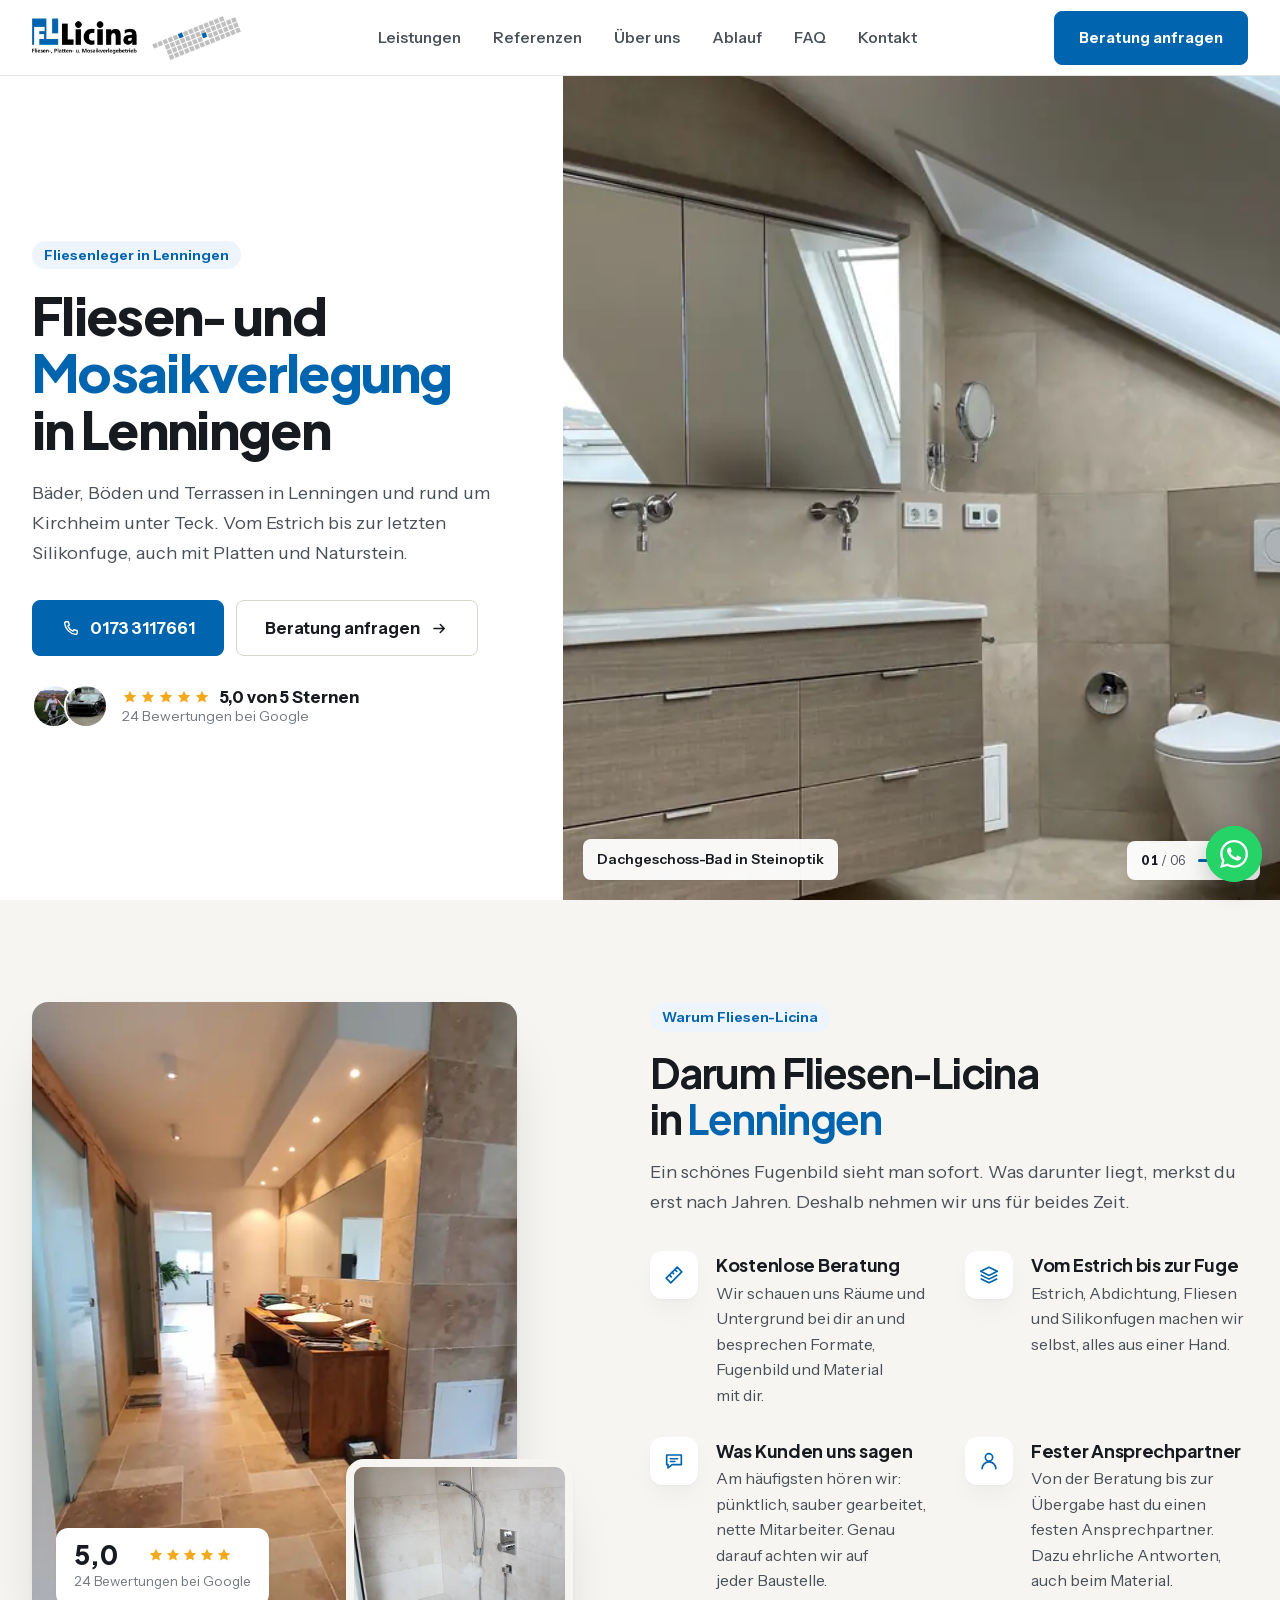
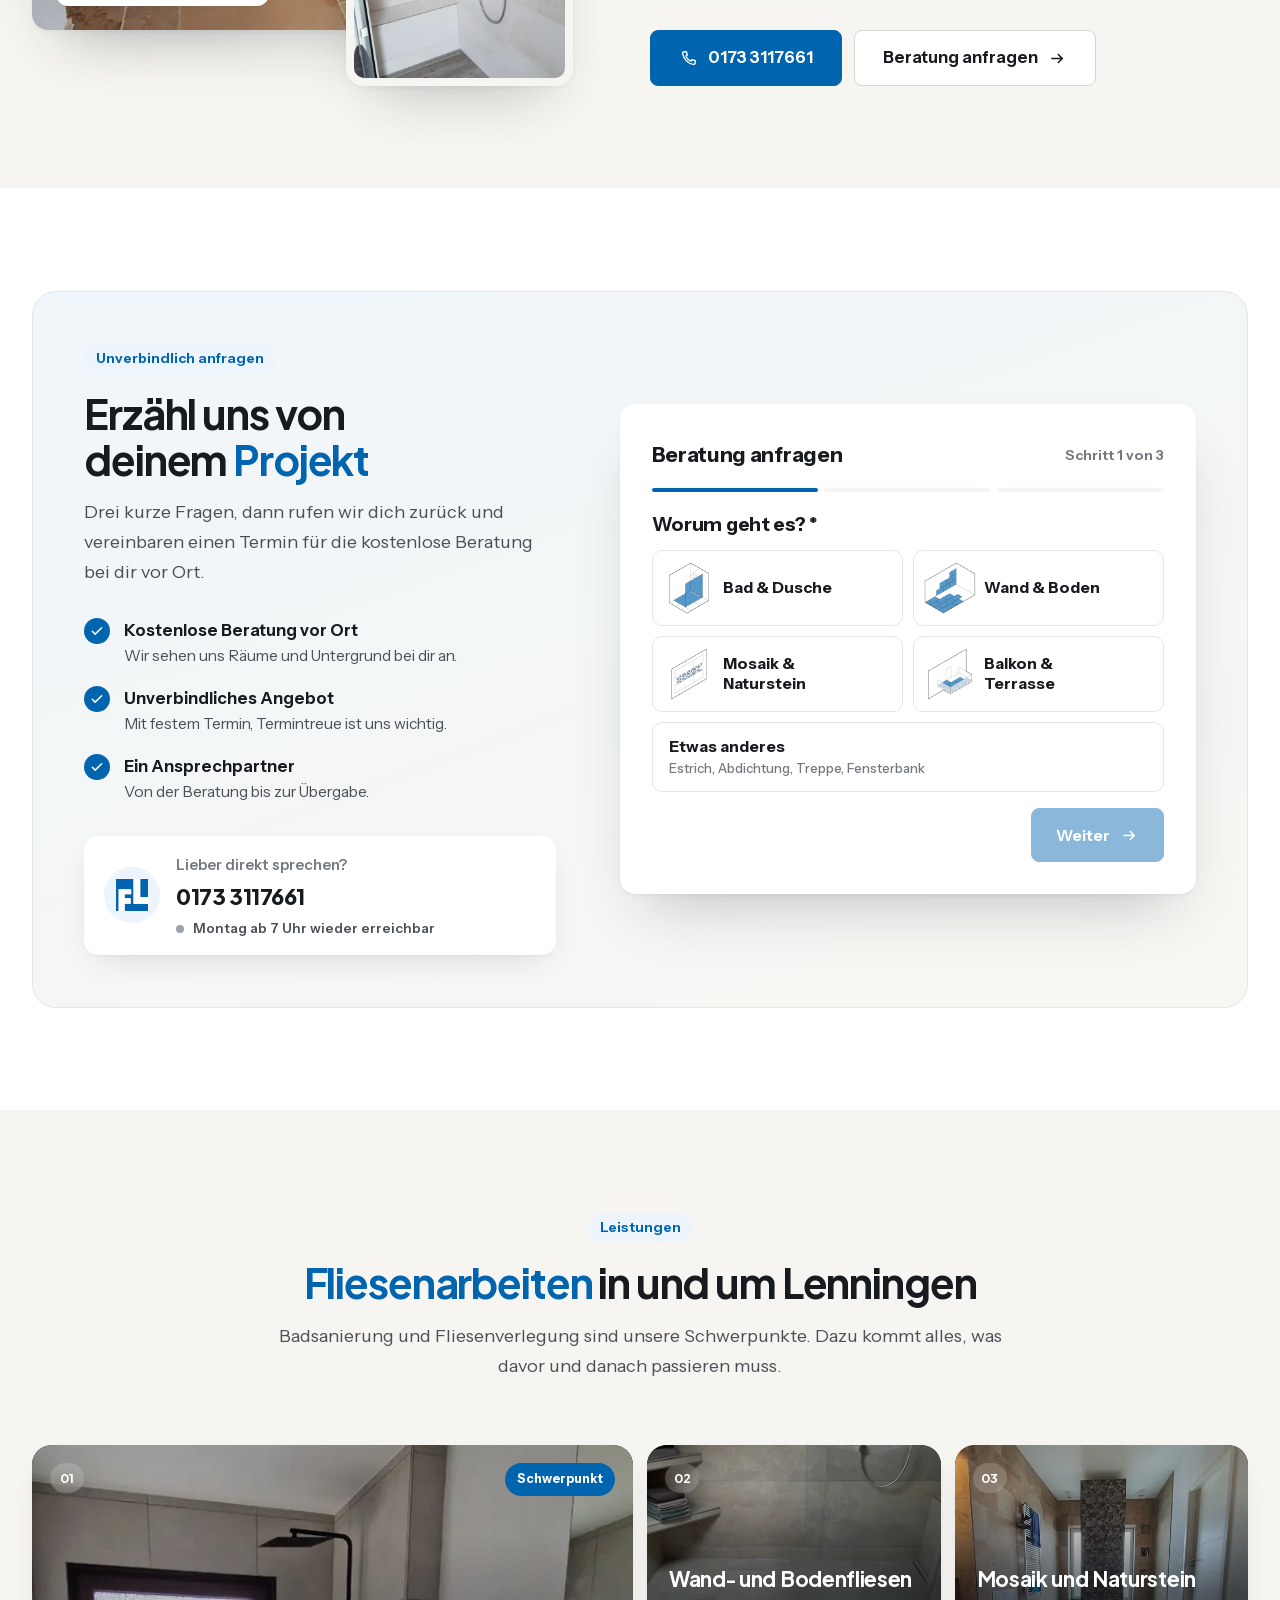
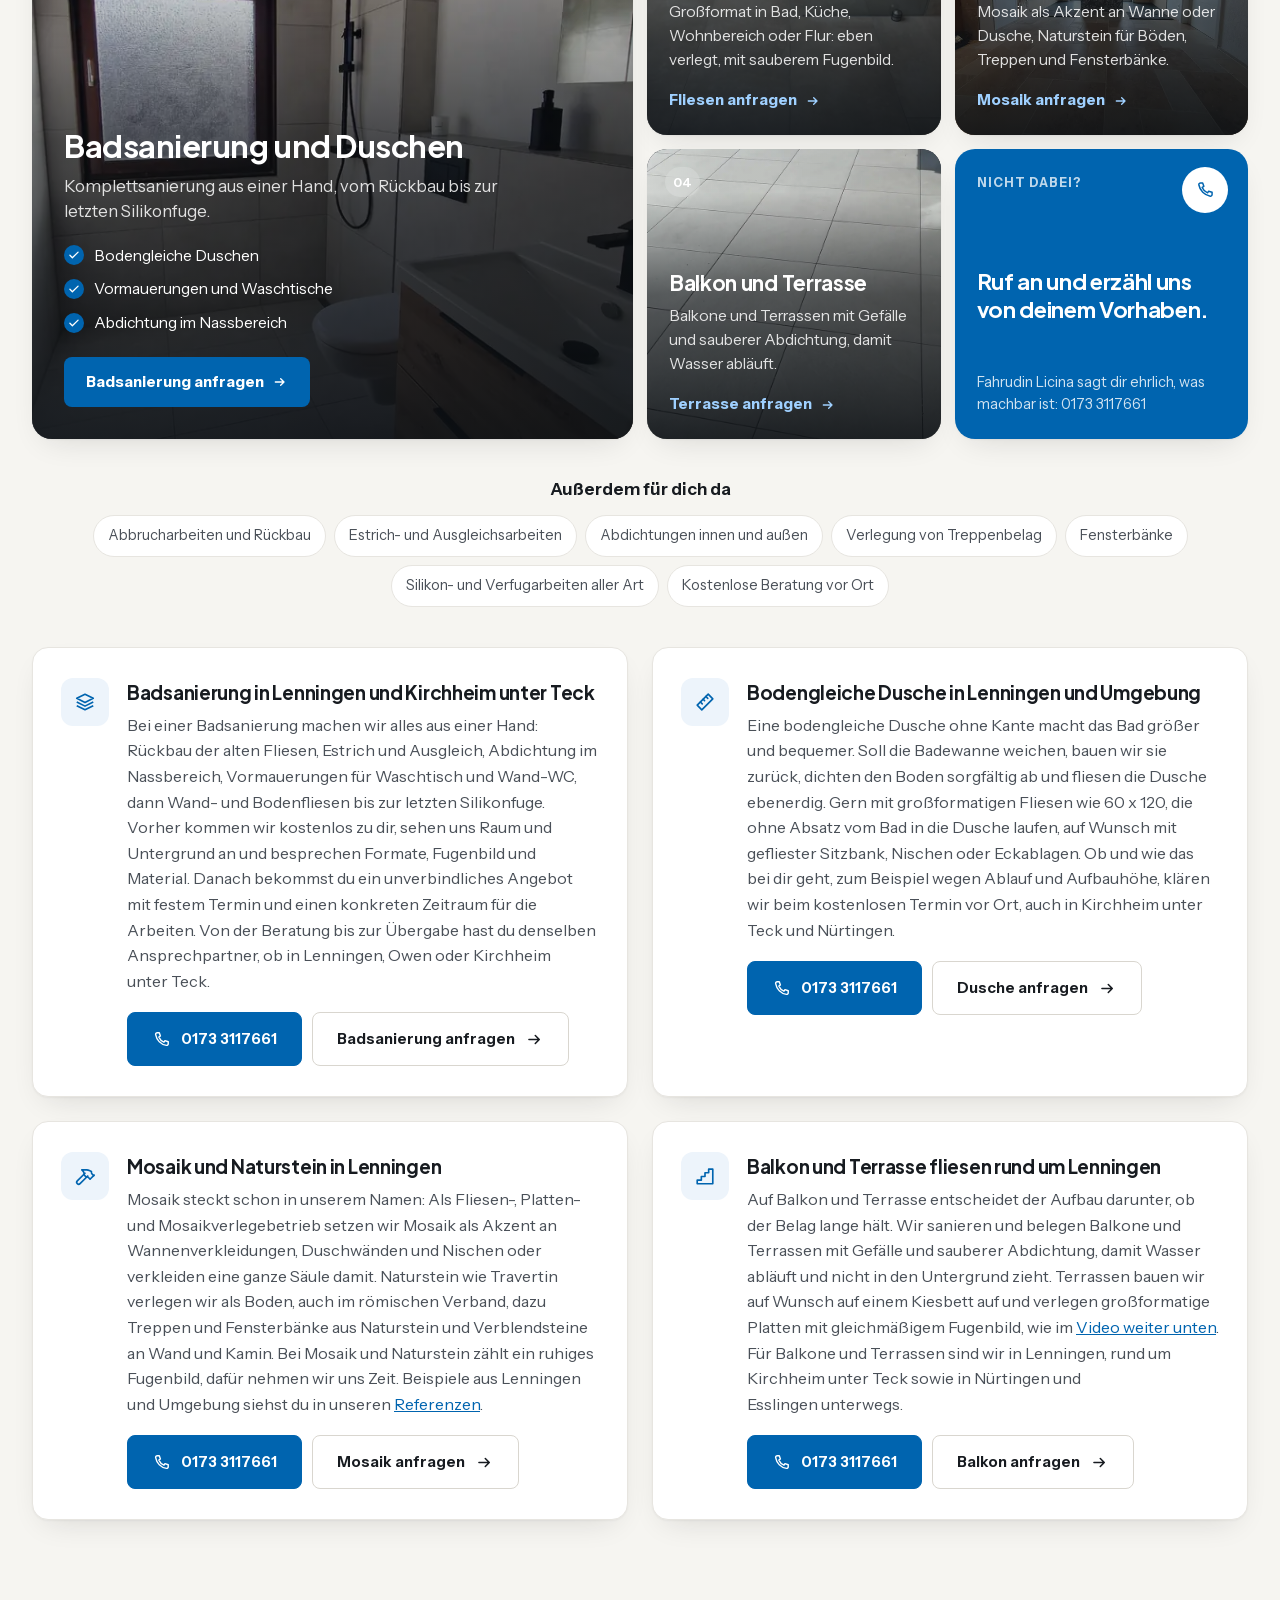
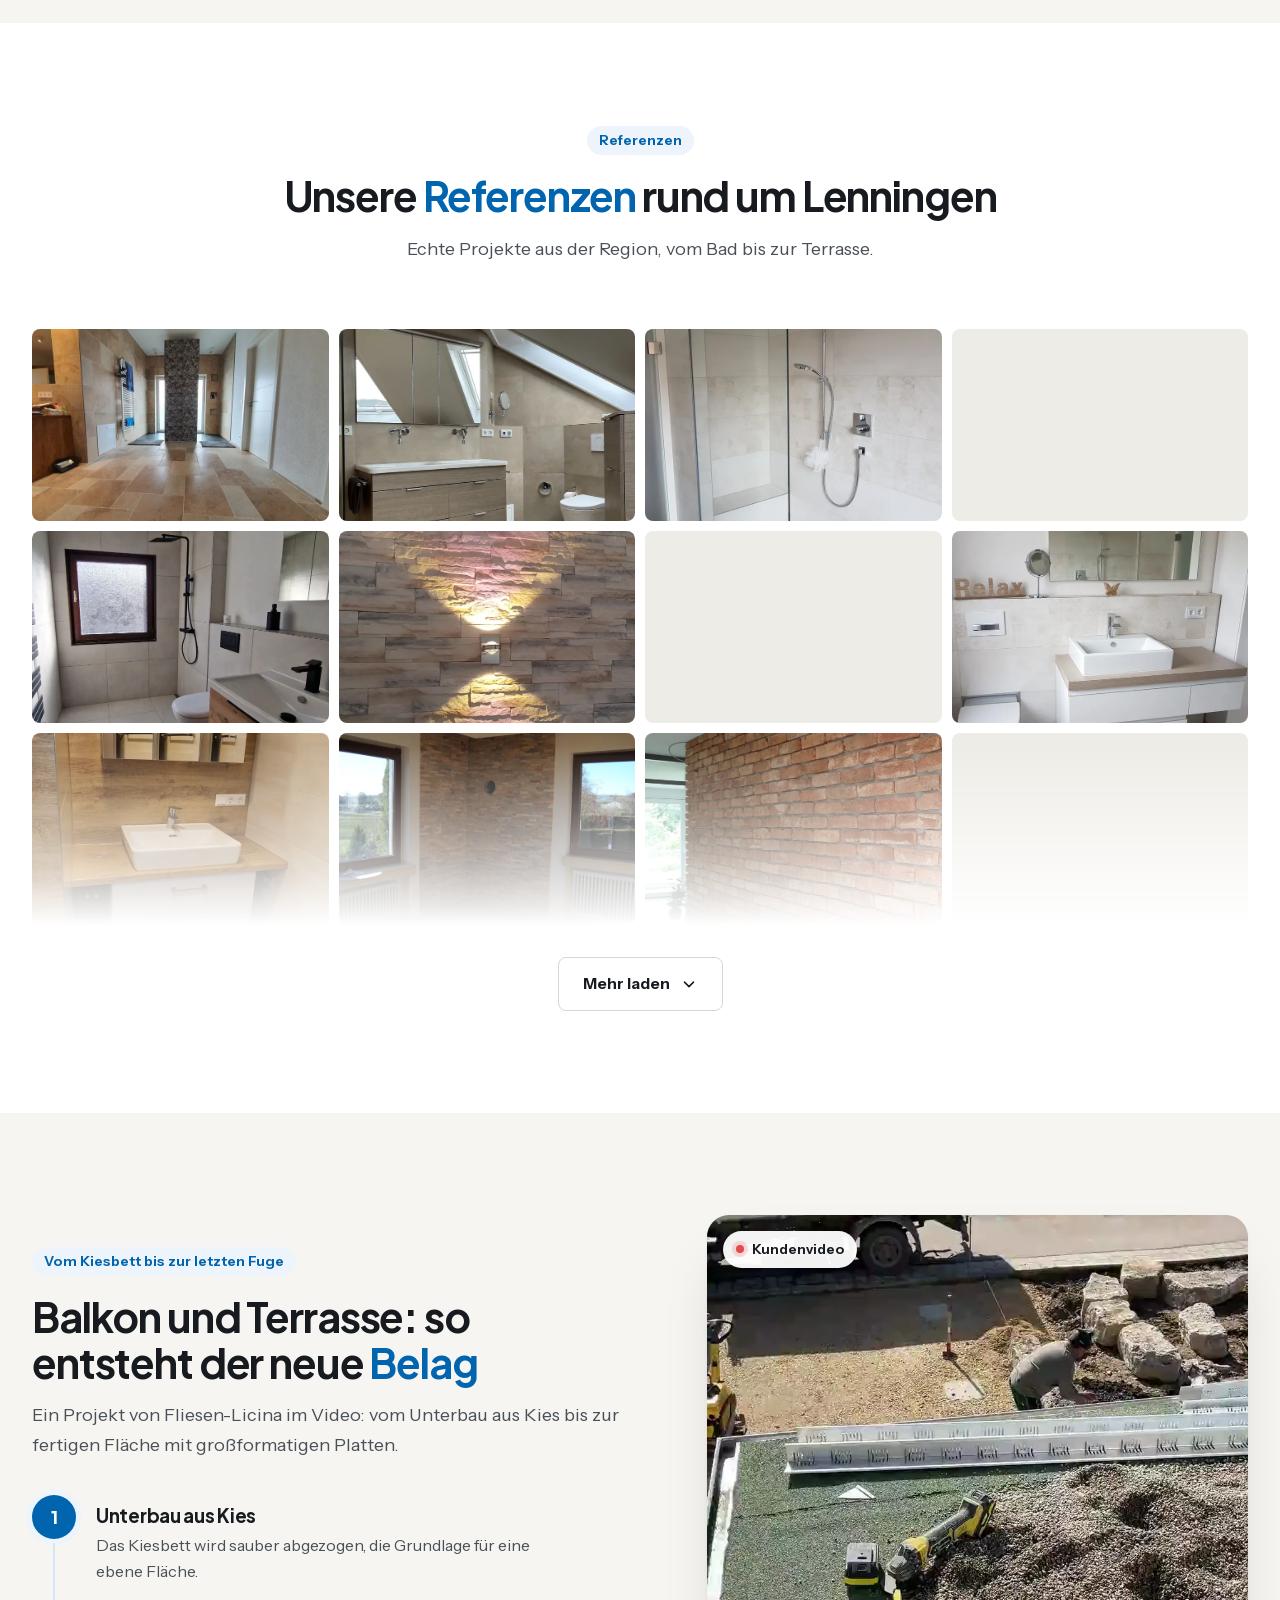
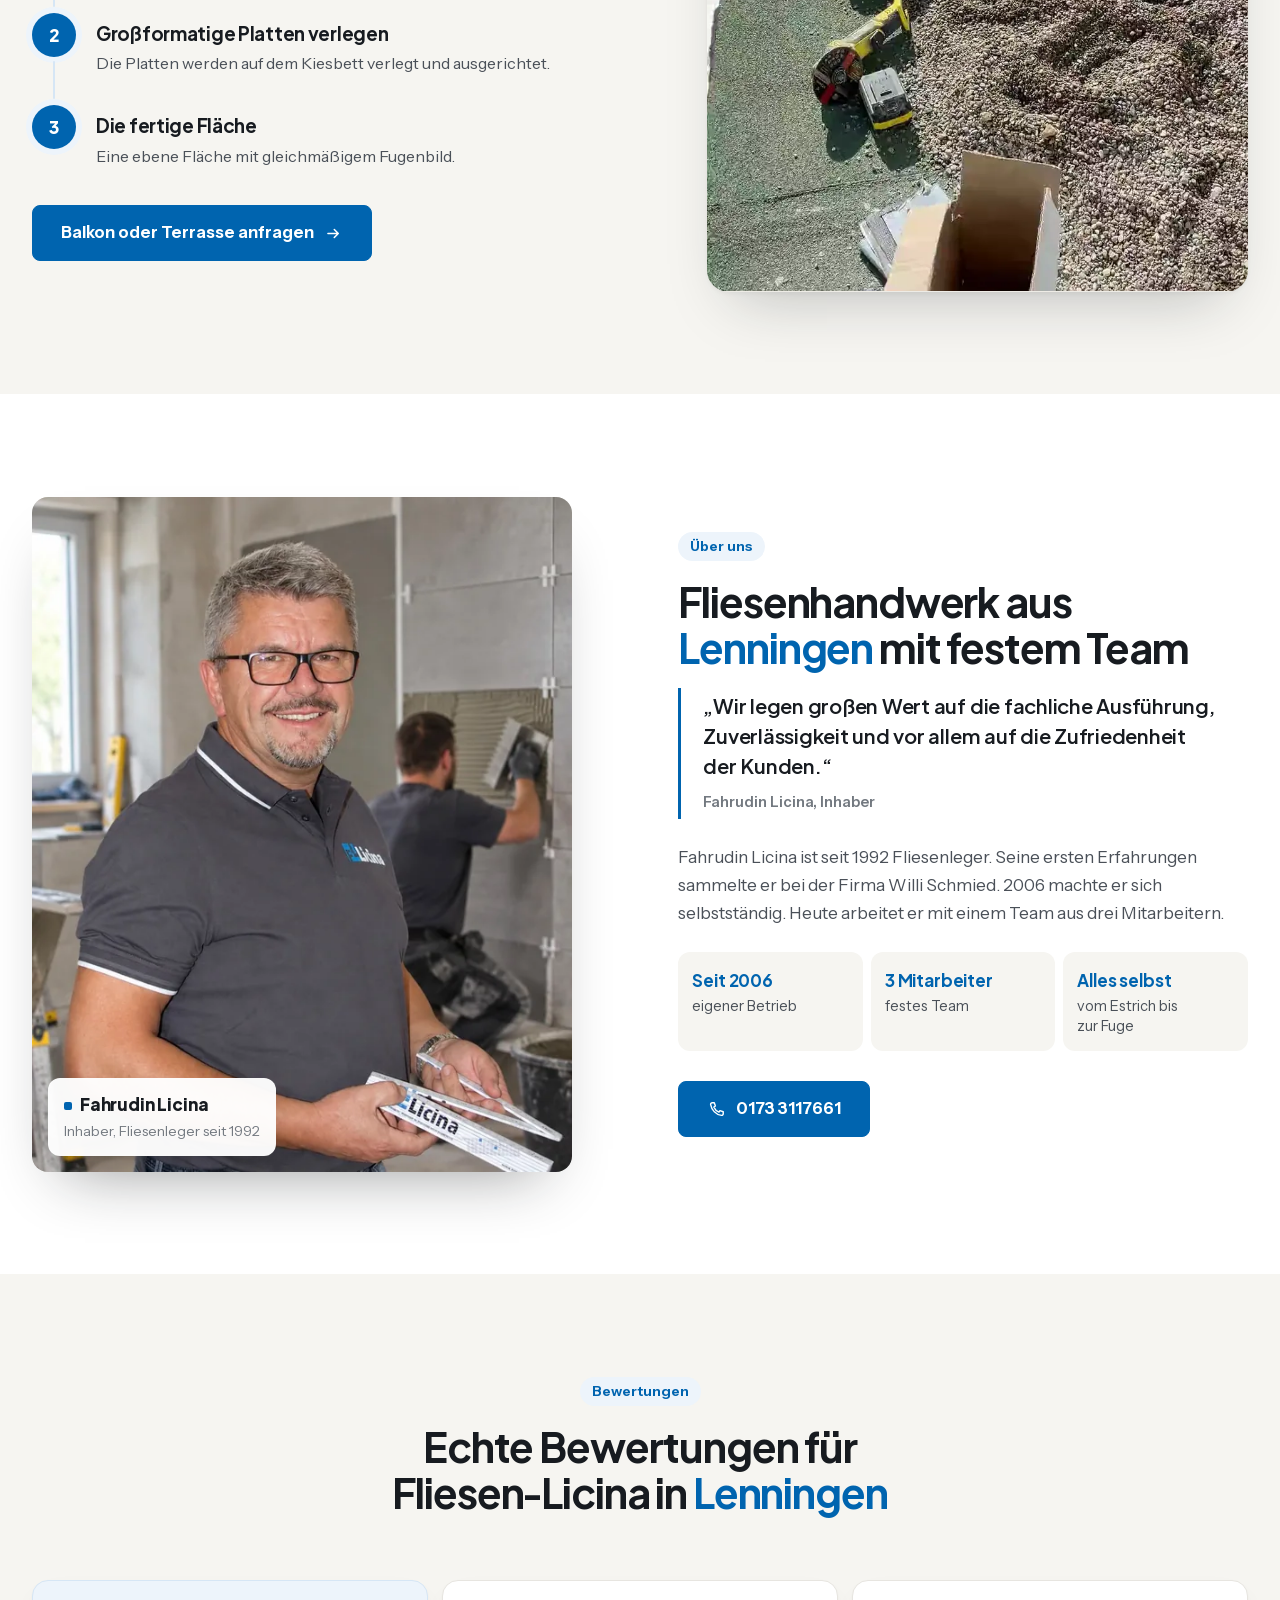
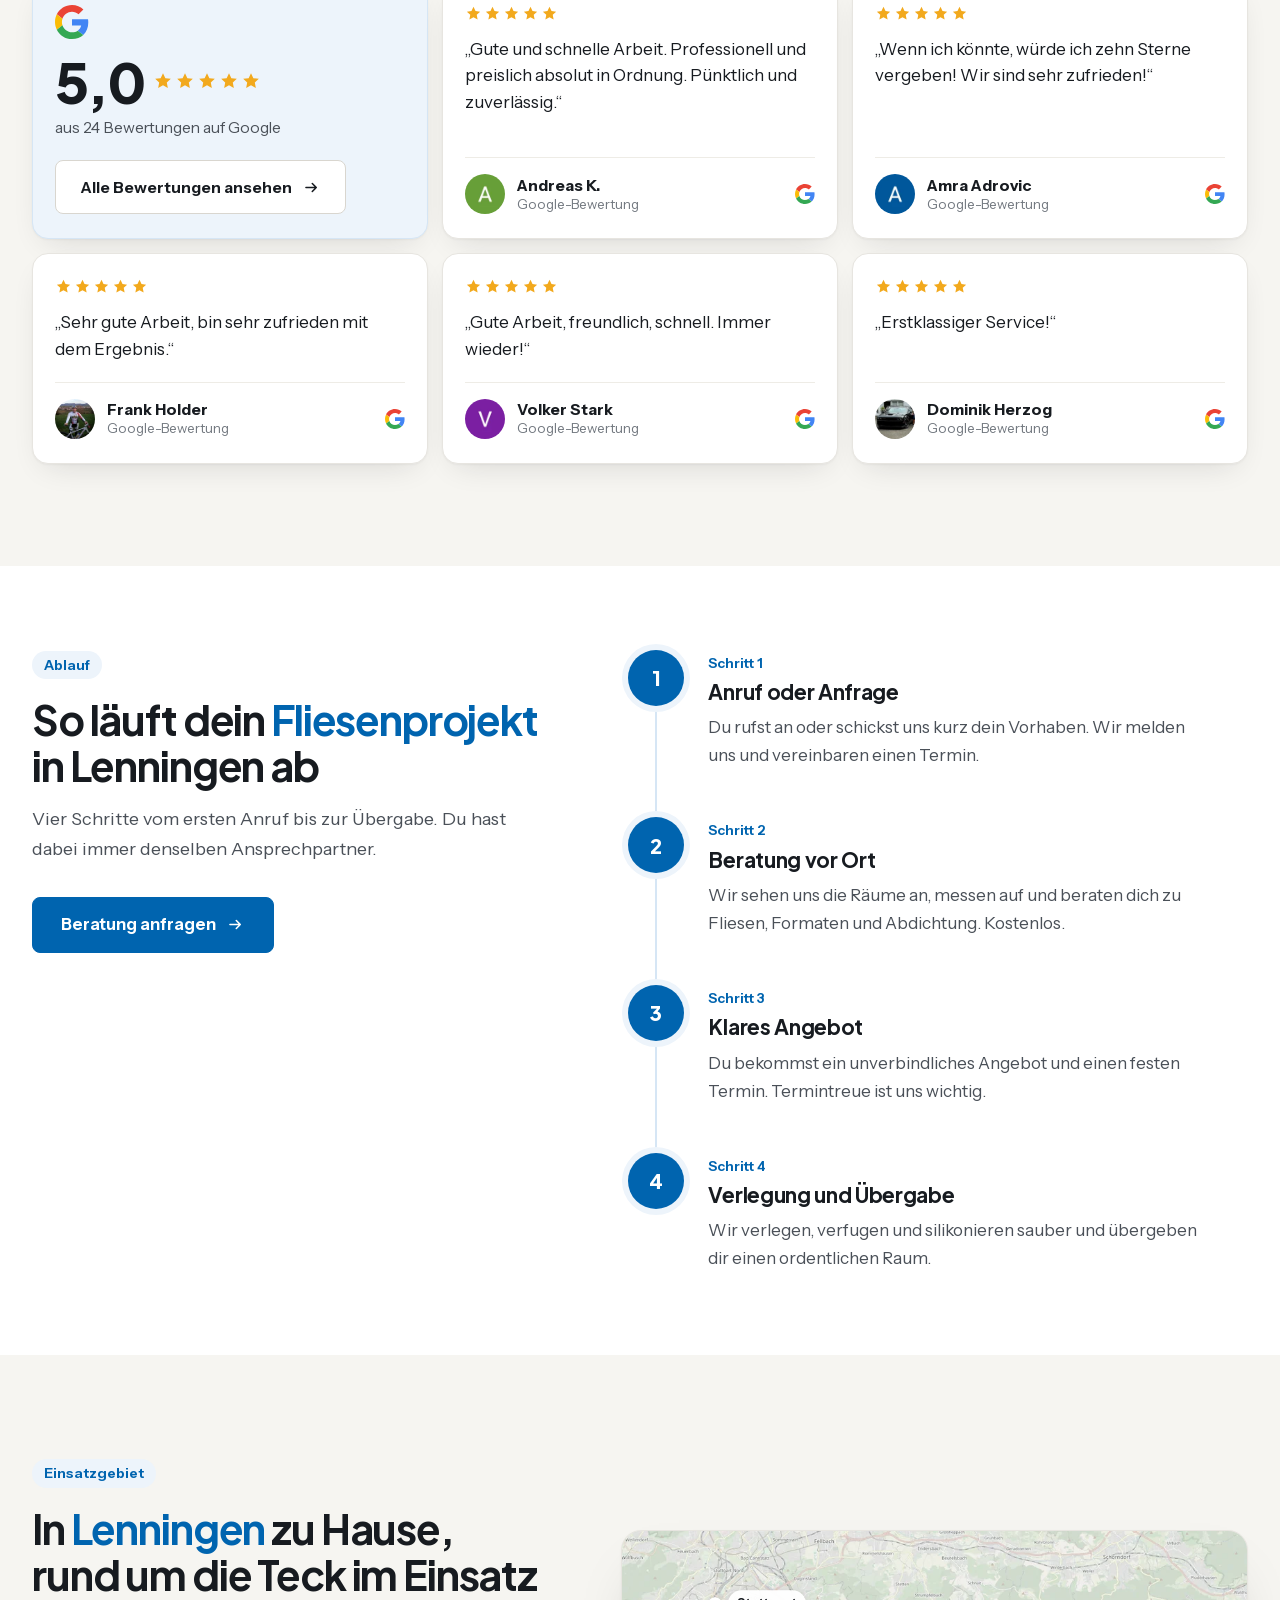
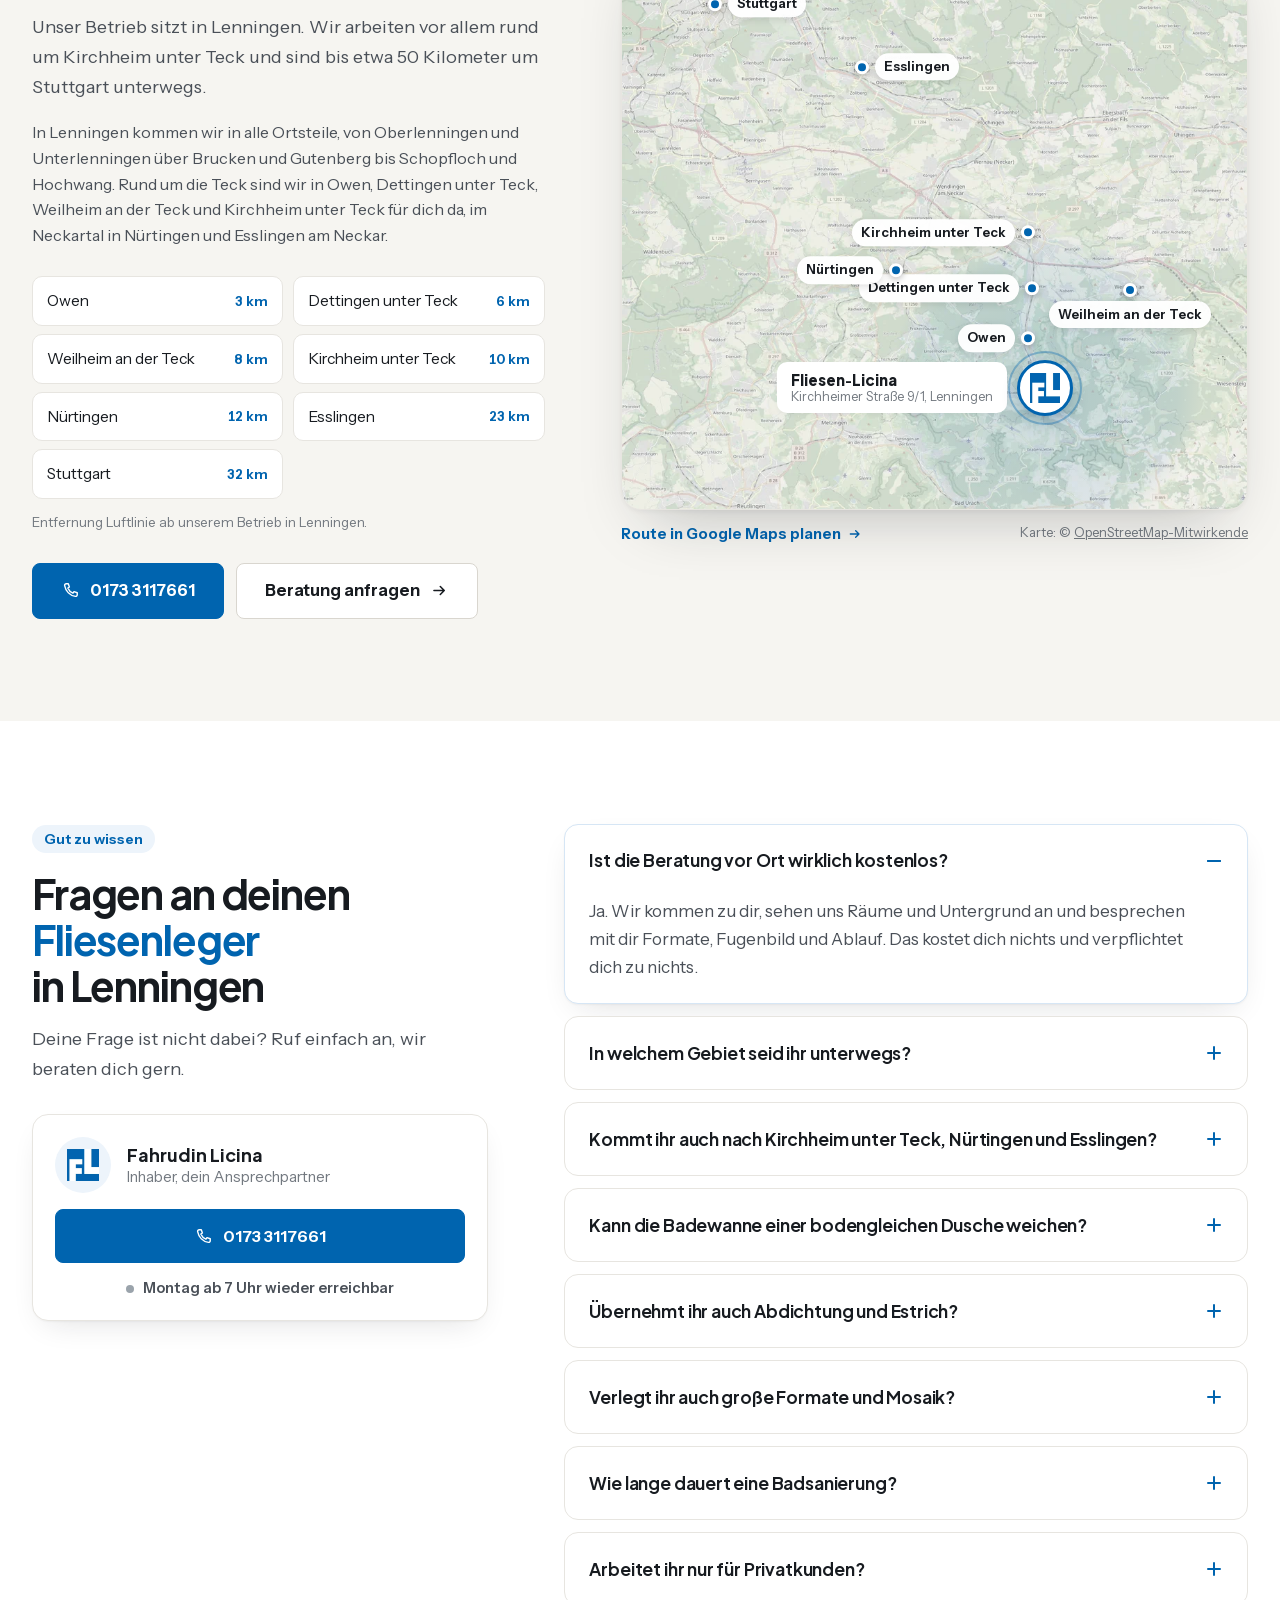
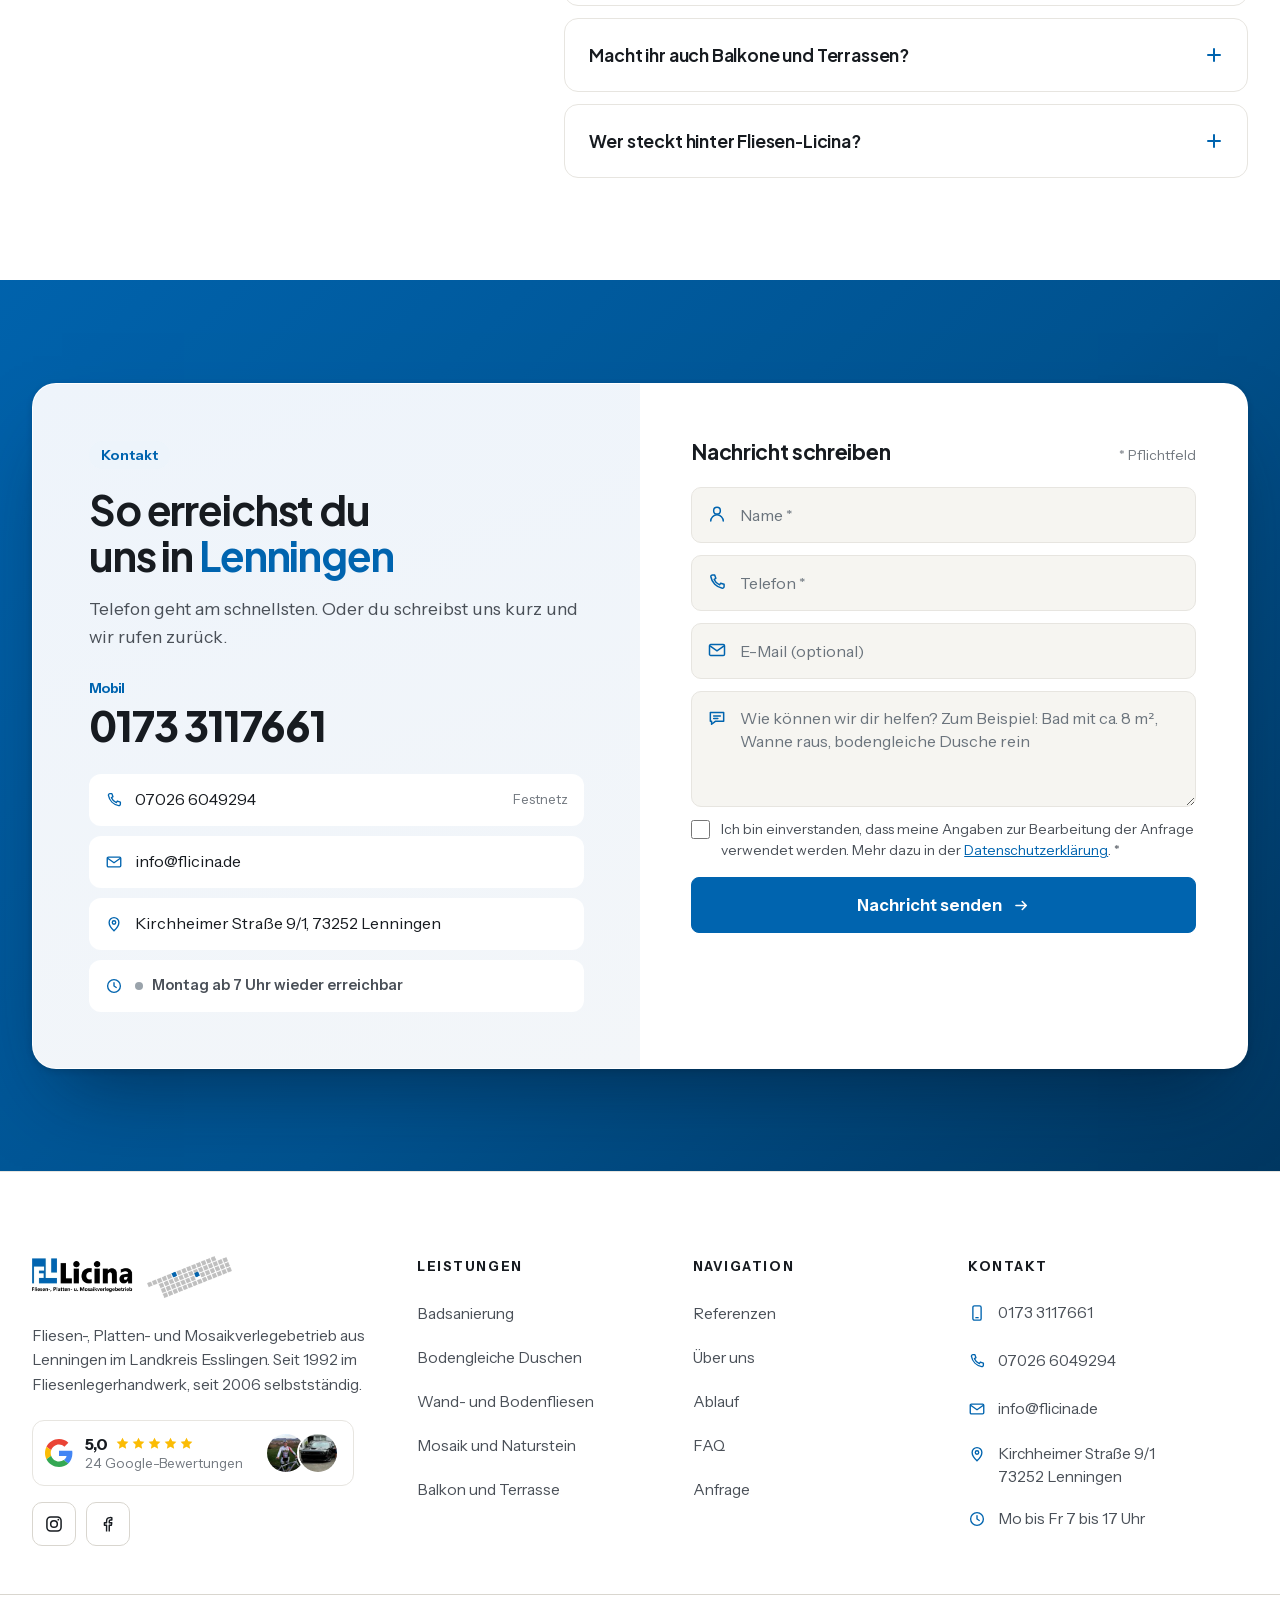
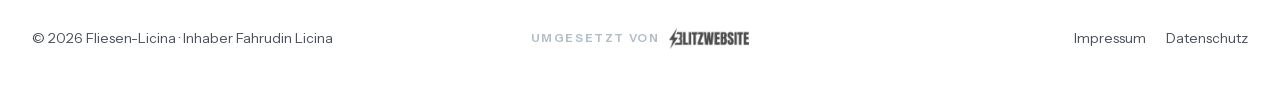
<file: index.html>
<!doctype html>
<html lang="de">
<head>
  <meta charset="utf-8">
  <meta name="viewport" content="width=device-width, initial-scale=1, viewport-fit=cover">
  <meta name="robots" content="index,follow,max-image-preview:large">
  <meta name="geo.region" content="DE-BW">
  <meta name="geo.placename" content="Lenningen">
  <meta name="geo.position" content="48.5595738;9.4648677">
  <meta name="ICBM" content="48.5595738, 9.4648677">
  <meta name="color-scheme" content="light only">
  <meta name="theme-color" content="#ffffff">
  <title>Fliesenleger Lenningen und Kirchheim/Teck | Fliesen-Licina</title>
  <meta name="description" content="Fliesenleger in Lenningen bei Kirchheim unter Teck: Badsanierung, bodengleiche Dusche, Mosaik, Terrasse. 5,0 Sterne auf Google. Kostenlos beraten lassen.">
  <link rel="canonical" href="https://www.flicina.de/">
  <meta property="og:type" content="website">
  <meta property="og:locale" content="de_DE">
  <meta property="og:site_name" content="Fliesen-Licina">
  <meta property="og:title" content="Fliesenleger Lenningen und Kirchheim/Teck | Fliesen-Licina">
  <meta property="og:description" content="Fliesenleger in Lenningen bei Kirchheim unter Teck: Badsanierung, bodengleiche Dusche, Mosaik, Terrasse. 5,0 Sterne auf Google. Kostenlos beraten lassen.">
  <meta property="og:url" content="https://www.flicina.de/">
  <meta property="og:image" content="https://www.flicina.de/img/og-fliesen-licina-blau.jpg">
  <meta property="og:image:type" content="image/jpeg">
  <meta property="og:image:width" content="1200">
  <meta property="og:image:height" content="630">
  <meta property="og:image:alt" content="Logo Fliesen-Licina, Fliesen-, Platten- und Mosaikverlegebetrieb">
  <meta name="twitter:card" content="summary_large_image">
  <meta name="twitter:title" content="Fliesenleger Lenningen und Kirchheim/Teck | Fliesen-Licina">
  <meta name="twitter:description" content="Fliesenleger in Lenningen bei Kirchheim unter Teck: Badsanierung, bodengleiche Dusche, Mosaik, Terrasse. 5,0 Sterne auf Google. Kostenlos beraten lassen.">
  <meta name="twitter:image" content="https://www.flicina.de/img/og-fliesen-licina-blau.jpg">
  <link rel="icon" href="favicon.svg?v=3" type="image/svg+xml">
  <link rel="icon" href="favicon.ico?v=2" sizes="48x48">
  <link rel="icon" type="image/png" sizes="32x32" href="favicon-32.png?v=2">
  <link rel="icon" type="image/png" sizes="16x16" href="favicon-16.png?v=2">
  <link rel="apple-touch-icon" href="apple-touch-icon.png?v=2">
  <link rel="manifest" href="site.webmanifest">
  <link rel="preload" href="fonts/jakarta-var.woff2" as="font" type="font/woff2" crossorigin>
  <link rel="preload" href="fonts/instrument-sans-var.woff2" as="font" type="font/woff2" crossorigin>
  <link rel="preload" as="image" href="img/dachgeschoss-bad-doppelwaschtisch-1600.webp" imagesrcset="img/dachgeschoss-bad-doppelwaschtisch-720.webp 720w, img/dachgeschoss-bad-doppelwaschtisch-1200.webp 1200w, img/dachgeschoss-bad-doppelwaschtisch-1600.webp 1600w, img/dachgeschoss-bad-doppelwaschtisch-2560.webp 2560w" imagesizes="(min-width: 1024px) 50vw, 100vw" fetchpriority="high">
  <link rel="stylesheet" href="styles.css?v=1792088191">
  <script>
    (function () {
      var d = document.documentElement, w = innerWidth;
      d.classList.add('js');
      d.style.setProperty('--vh1', innerHeight / 100 + 'px');
      addEventListener('resize', function () { if (innerWidth !== w) { w = innerWidth; d.style.setProperty('--vh1', innerHeight / 100 + 'px'); } });
    })();
  </script>
  <script type="application/ld+json">
{
  "@context": "https://schema.org",
  "@graph": [
    {
      "@type": "HomeAndConstructionBusiness",
      "@id": "https://www.flicina.de/#business",
      "name": "Fliesen-Licina",
      "alternateName": [
        "Fliesen Flicina",
        "Fliesen-, Platten- und Mosaikverlegebetrieb Licina"
      ],
      "description": "Fliesenleger in Lenningen (Landkreis Esslingen) für Kirchheim unter Teck, Nürtingen und Esslingen: Badsanierung, bodengleiche Duschen, Wand- und Bodenfliesen, Mosaik, Naturstein, Balkone und Terrassen.",
      "url": "https://www.flicina.de/",
      "logo": "https://www.flicina.de/img/logo-licina.png",
      "image": [
        "https://www.flicina.de/img/bad-travertin-waschtisch-1600.webp",
        "https://www.flicina.de/img/verblendsteine-wandleuchte-1600.webp",
        "https://www.flicina.de/img/terrasse-fertig-platten-1080.webp"
      ],
      "telephone": "+49 7026 6049294",
      "email": "info@flicina.de",
      "faxNumber": "+49 7026 6049396",
      "vatID": "DE248229022",
      "foundingDate": "2006",
      "memberOf": {
        "@type": "Organization",
        "name": "Handwerkskammer Region Stuttgart",
        "url": "https://www.hwk-stuttgart.de"
      },
      "address": {
        "@type": "PostalAddress",
        "streetAddress": "Kirchheimer Straße 9/1",
        "postalCode": "73252",
        "addressLocality": "Lenningen",
        "addressRegion": "Baden-Württemberg",
        "addressCountry": "DE"
      },
      "openingHoursSpecification": [
        {
          "@type": "OpeningHoursSpecification",
          "dayOfWeek": [
            "Monday",
            "Tuesday",
            "Wednesday",
            "Thursday",
            "Friday"
          ],
          "opens": "07:00",
          "closes": "17:00"
        }
      ],
      "areaServed": [
        {
          "@type": "City",
          "name": "Lenningen"
        },
        {
          "@type": "City",
          "name": "Kirchheim unter Teck"
        },
        {
          "@type": "City",
          "name": "Owen"
        },
        {
          "@type": "City",
          "name": "Dettingen unter Teck"
        },
        {
          "@type": "City",
          "name": "Weilheim an der Teck"
        },
        {
          "@type": "City",
          "name": "Nürtingen"
        },
        {
          "@type": "City",
          "name": "Esslingen am Neckar"
        },
        {
          "@type": "City",
          "name": "Stuttgart"
        },
        {
          "@type": "AdministrativeArea",
          "name": "Landkreis Esslingen"
        }
      ],
      "founder": {
        "@type": "Person",
        "name": "Fahrudin Licina",
        "jobTitle": "Inhaber, Fliesenleger",
        "image": "https://www.flicina.de/img/fahrudin-licina-inhaber-900.webp"
      },
      "knowsAbout": [
        "Fliesenverlegung",
        "Badsanierung",
        "Bodengleiche Dusche",
        "Mosaik",
        "Naturstein",
        "Abdichtung",
        "Estrich",
        "Balkonsanierung",
        "Terrassenplatten"
      ],
      "sameAs": [
        "https://www.instagram.com/fliesen_licina/",
        "https://www.facebook.com/profile.php?id=100066318592800",
        "https://www.google.com/maps/place/Fliesen-Licina/@48.5595738,9.4648677,17z/data=!4m8!3m7!1s0x479991266a2a1b4f:0x8fcee5f7016ab7fa!8m2!3d48.5595738!4d9.4648677!9m1!1b1!16s%2Fg%2F11fxx22wb1"
      ],
      "hasOfferCatalog": {
        "@type": "OfferCatalog",
        "name": "Fliesenarbeiten in Lenningen, Kirchheim unter Teck und Umgebung",
        "itemListElement": [
          {
            "@type": "Offer",
            "itemOffered": {
              "@type": "Service",
              "name": "Badsanierung",
              "description": "Badsanierung aus einer Hand in Lenningen und Kirchheim unter Teck: Rückbau, Estrich, Abdichtung, Vormauerungen, Fliesen und Silikonfugen.",
              "url": "https://www.flicina.de/#badsanierung",
              "areaServed": {
                "@type": "City",
                "name": "Lenningen"
              }
            }
          },
          {
            "@type": "Offer",
            "itemOffered": {
              "@type": "Service",
              "name": "Bodengleiche Dusche",
              "description": "Bodengleiche Duschen ohne Kante, auch anstelle der Badewanne, mit großformatigen Fliesen.",
              "url": "https://www.flicina.de/#bodengleiche-dusche",
              "areaServed": {
                "@type": "City",
                "name": "Lenningen"
              }
            }
          },
          {
            "@type": "Offer",
            "itemOffered": {
              "@type": "Service",
              "name": "Wand- und Bodenfliesen"
            }
          },
          {
            "@type": "Offer",
            "itemOffered": {
              "@type": "Service",
              "name": "Mosaik und Naturstein",
              "description": "Mosaik an Wannen, Duschwänden und Nischen, Naturstein wie Travertin für Böden, Treppen und Fensterbänke.",
              "url": "https://www.flicina.de/#mosaik"
            }
          },
          {
            "@type": "Offer",
            "itemOffered": {
              "@type": "Service",
              "name": "Balkon- und Terrassensanierung",
              "description": "Balkone und Terrassen mit Gefälle und Abdichtung, Terrassenplatten im Großformat.",
              "url": "https://www.flicina.de/#balkon-terrasse"
            }
          },
          {
            "@type": "Offer",
            "itemOffered": {
              "@type": "Service",
              "name": "Estrich- und Ausgleichsarbeiten"
            }
          },
          {
            "@type": "Offer",
            "itemOffered": {
              "@type": "Service",
              "name": "Vormauerungen und Waschtische"
            }
          },
          {
            "@type": "Offer",
            "itemOffered": {
              "@type": "Service",
              "name": "Abdichtungen innen und außen"
            }
          },
          {
            "@type": "Offer",
            "itemOffered": {
              "@type": "Service",
              "name": "Treppen aus Naturstein und Fliesen"
            }
          },
          {
            "@type": "Offer",
            "itemOffered": {
              "@type": "Service",
              "name": "Fensterbänke aus Naturstein"
            }
          },
          {
            "@type": "Offer",
            "itemOffered": {
              "@type": "Service",
              "name": "Verblendsteine an Wand und Kamin"
            }
          },
          {
            "@type": "Offer",
            "itemOffered": {
              "@type": "Service",
              "name": "Silikon- und Verfugarbeiten aller Art"
            }
          },
          {
            "@type": "Offer",
            "itemOffered": {
              "@type": "Service",
              "name": "Abbrucharbeiten und Rückbau"
            }
          },
          {
            "@type": "Offer",
            "itemOffered": {
              "@type": "Service",
              "name": "Kostenlose Beratung vor Ort"
            }
          }
        ]
      },
      "hasMap": "https://www.google.com/maps/place/Fliesen-Licina/@48.5595738,9.4648677,17z/data=!4m8!3m7!1s0x479991266a2a1b4f:0x8fcee5f7016ab7fa!8m2!3d48.5595738!4d9.4648677!9m1!1b1!16s%2Fg%2F11fxx22wb1",
      "geo": {
        "@type": "GeoCoordinates",
        "latitude": 48.5595738,
        "longitude": 9.4648677
      },
      "aggregateRating": {
        "@type": "AggregateRating",
        "ratingValue": "5.0",
        "bestRating": "5",
        "reviewCount": "24"
      }
    },
    {
      "@type": "WebSite",
      "@id": "https://www.flicina.de/#website",
      "url": "https://www.flicina.de/",
      "name": "Fliesen-Licina",
      "inLanguage": "de-DE",
      "publisher": {
        "@id": "https://www.flicina.de/#business"
      }
    },
    {
      "@type": "WebPage",
      "@id": "https://www.flicina.de/#webpage",
      "url": "https://www.flicina.de/",
      "name": "Fliesenleger Lenningen und Kirchheim/Teck | Fliesen-Licina",
      "description": "Fliesenleger in Lenningen bei Kirchheim unter Teck: Badsanierung, bodengleiche Dusche, Mosaik, Terrasse. 5,0 Sterne auf Google. Kostenlos beraten lassen.",
      "inLanguage": "de-DE",
      "isPartOf": {
        "@id": "https://www.flicina.de/#website"
      },
      "about": {
        "@id": "https://www.flicina.de/#business"
      },
      "primaryImageOfPage": {
        "@type": "ImageObject",
        "url": "https://www.flicina.de/img/dachgeschoss-bad-doppelwaschtisch-1600.webp"
      },
      "dateModified": "2026-10-22"
    },
    {
      "@type": "FAQPage",
      "@id": "https://www.flicina.de/#faq",
      "mainEntity": [
        {
          "@type": "Question",
          "name": "Ist die Beratung vor Ort wirklich kostenlos?",
          "acceptedAnswer": {
            "@type": "Answer",
            "text": "Ja. Wir kommen zu dir, sehen uns Räume und Untergrund an und besprechen mit dir Formate, Fugenbild und Ablauf. Das kostet dich nichts und verpflichtet dich zu nichts."
          }
        },
        {
          "@type": "Question",
          "name": "In welchem Gebiet seid ihr unterwegs?",
          "acceptedAnswer": {
            "@type": "Answer",
            "text": "Unser Betrieb sitzt in Lenningen. Wir arbeiten vor allem rund um Kirchheim unter Teck. Insgesamt sind wir bis etwa 50 Kilometer um Stuttgart unterwegs."
          }
        },
        {
          "@type": "Question",
          "name": "Kommt ihr auch nach Kirchheim unter Teck, Nürtingen und Esslingen?",
          "acceptedAnswer": {
            "@type": "Answer",
            "text": "Ja. Unser Betrieb sitzt in Lenningen im Landkreis Esslingen. Kirchheim unter Teck liegt etwa 10 Kilometer entfernt, Nürtingen etwa 12 und Esslingen etwa 23 Kilometer Luftlinie. Die Beratung vor Ort ist auch dort kostenlos."
          }
        },
        {
          "@type": "Question",
          "name": "Kann die Badewanne einer bodengleichen Dusche weichen?",
          "acceptedAnswer": {
            "@type": "Answer",
            "text": "In vielen Bädern ja. Wir bauen die Wanne zurück, dichten den Boden ab und fliesen die Dusche ebenerdig, gern mit großformatigen Fliesen. Ob es bei dir passt, zum Beispiel wegen Ablauf und Aufbauhöhe, sehen wir beim kostenlosen Termin vor Ort."
          }
        },
        {
          "@type": "Question",
          "name": "Übernehmt ihr auch Abdichtung und Estrich?",
          "acceptedAnswer": {
            "@type": "Answer",
            "text": "Ja. Estrich- und Ausgleichsarbeiten, Abdichtungen im Innen- und Außenbereich und die Silikonfugen am Ende gehören bei uns dazu. So bekommst du in Lenningen und Umgebung alles aus einer Hand, vom Untergrund bis zur letzten Fuge."
          }
        },
        {
          "@type": "Question",
          "name": "Verlegt ihr auch große Formate und Mosaik?",
          "acceptedAnswer": {
            "@type": "Answer",
            "text": "Ja, beides. Großformatige Fliesen setzen wir im Bad wie im Wohnbereich ein, Mosaik zum Beispiel an Wannenverkleidungen, Duschwänden oder Nischen. In den Referenzen siehst du einige Beispiele."
          }
        },
        {
          "@type": "Question",
          "name": "Wie lange dauert eine Badsanierung?",
          "acceptedAnswer": {
            "@type": "Answer",
            "text": "Das hängt von Größe und Umfang ab. Nach dem Termin vor Ort nennen wir dir einen konkreten Zeitraum, damit du planen kannst."
          }
        },
        {
          "@type": "Question",
          "name": "Arbeitet ihr nur für Privatkunden?",
          "acceptedAnswer": {
            "@type": "Answer",
            "text": "Unser Schwerpunkt sind private Bauherren und Eigentümer, im Neubau wie bei Sanierungen. Wir fliesen aber auch Gewerbe- und Industrieobjekte."
          }
        },
        {
          "@type": "Question",
          "name": "Macht ihr auch Balkone und Terrassen?",
          "acceptedAnswer": {
            "@type": "Answer",
            "text": "Ja. Wir sanieren und belegen Balkone und Terrassen mit Gefälle und sauberer Abdichtung. So läuft das Wasser ab und zieht nicht in den Untergrund."
          }
        },
        {
          "@type": "Question",
          "name": "Wer steckt hinter Fliesen-Licina?",
          "acceptedAnswer": {
            "@type": "Answer",
            "text": "Fliesen-Licina ist ein Fliesen-, Platten- und Mosaikverlegebetrieb aus Lenningen. Inhaber Fahrudin Licina ist seit 1992 Fliesenleger, seit 2006 selbstständig und arbeitet mit einem festen Team aus drei Mitarbeitern."
          }
        }
      ]
    },
    {
      "@type": "VideoObject",
      "@id": "https://www.flicina.de/#video-terrasse",
      "name": "Terrasse vom Kiesbett bis zur fertigen Fläche",
      "description": "Fliesen-Licina verlegt eine Terrasse mit großformatigen Platten, vom Kiesbett bis zur fertigen Fläche.",
      "thumbnailUrl": "https://www.flicina.de/img/terrasse-kiesbett-bis-platte-poster-864.webp",
      "contentUrl": "https://www.flicina.de/video/terrasse-kiesbett-bis-platte-hd.mp4",
      "uploadDate": "2026-10-03",
      "duration": "PT17S",
      "publisher": {
        "@id": "https://www.flicina.de/#business"
      }
    }
  ]
}
  </script>
</head>
<body>
  <svg width="0" height="0" style="position:absolute" aria-hidden="true" focusable="false">
    <symbol id="i-phone" viewBox="0 0 24 24"><path d="M6.6 3.5h2.6l1.4 4.1-2 1.3a12 12 0 0 0 6.5 6.5l1.3-2 4.1 1.4v2.6a2 2 0 0 1-2.2 2A17 17 0 0 1 4.6 5.7a2 2 0 0 1 2-2.2Z" fill="none" stroke="currentColor" stroke-width="1.8" stroke-linejoin="round"/></symbol>
    <symbol id="i-mobile" viewBox="0 0 24 24"><rect x="6.5" y="2.5" width="11" height="19" rx="2" fill="none" stroke="currentColor" stroke-width="1.8"/><path d="M10.5 18.2h3" fill="none" stroke="currentColor" stroke-width="1.8" stroke-linecap="round"/></symbol>
    <symbol id="i-mail" viewBox="0 0 24 24"><rect x="3" y="5.5" width="18" height="13" rx="1.5" fill="none" stroke="currentColor" stroke-width="1.8"/><path d="m3.5 7 8.5 6 8.5-6" fill="none" stroke="currentColor" stroke-width="1.8"/></symbol>
    <symbol id="i-pin" viewBox="0 0 24 24"><path d="M12 21s-6.5-6-6.5-11a6.5 6.5 0 0 1 13 0c0 5-6.5 11-6.5 11Z" fill="none" stroke="currentColor" stroke-width="1.8"/><circle cx="12" cy="10" r="2.3" fill="none" stroke="currentColor" stroke-width="1.8"/></symbol>
    <symbol id="i-clock" viewBox="0 0 24 24"><circle cx="12" cy="12" r="8.5" fill="none" stroke="currentColor" stroke-width="1.8"/><path d="M12 7.5V12l3 2" fill="none" stroke="currentColor" stroke-width="1.8" stroke-linecap="round"/></symbol>
    <symbol id="i-check" viewBox="0 0 24 24"><path d="m5 12.5 4.2 4.2L19 7" fill="none" stroke="currentColor" stroke-width="2.2" stroke-linecap="round" stroke-linejoin="round"/></symbol>
    <symbol id="i-arrow" viewBox="0 0 24 24"><path d="M5 12h13m-5-5 5 5-5 5" fill="none" stroke="currentColor" stroke-width="2" stroke-linecap="round" stroke-linejoin="round"/></symbol>
    <symbol id="i-left" viewBox="0 0 24 24"><path d="m14.5 6-6 6 6 6" fill="none" stroke="currentColor" stroke-width="2" stroke-linecap="round" stroke-linejoin="round"/></symbol>
    <symbol id="i-right" viewBox="0 0 24 24"><path d="m9.5 6 6 6-6 6" fill="none" stroke="currentColor" stroke-width="2" stroke-linecap="round" stroke-linejoin="round"/></symbol>
    <symbol id="i-close" viewBox="0 0 24 24"><path d="M6 6l12 12M18 6 6 18" fill="none" stroke="currentColor" stroke-width="2" stroke-linecap="round"/></symbol>
    <symbol id="i-plus" viewBox="0 0 24 24"><path d="M12 5v14M5 12h14" fill="none" stroke="currentColor" stroke-width="2" stroke-linecap="round"/></symbol>
    <symbol id="i-measure" viewBox="0 0 24 24"><path d="M3.5 15.5 15.5 3.5l5 5-12 12z" fill="none" stroke="currentColor" stroke-width="1.8" stroke-linejoin="round"/><path d="m7 12 2 2m1-5 1.5 1.5M13 6l2 2" fill="none" stroke="currentColor" stroke-width="1.8" stroke-linecap="round"/></symbol>
    <symbol id="i-layers" viewBox="0 0 24 24"><path d="m12 3.5 9 4.5-9 4.5L3 8z" fill="none" stroke="currentColor" stroke-width="1.8" stroke-linejoin="round"/><path d="m3 12 9 4.5 9-4.5M3 16l9 4.5 9-4.5" fill="none" stroke="currentColor" stroke-width="1.8" stroke-linejoin="round"/></symbol>
    <symbol id="i-calendar" viewBox="0 0 24 24"><rect x="3.5" y="5" width="17" height="15" rx="1.5" fill="none" stroke="currentColor" stroke-width="1.8"/><path d="M3.5 9.5h17M8 3v4m8-4v4m-7.5 7 2.5 2.5 4.5-4.5" fill="none" stroke="currentColor" stroke-width="1.8" stroke-linecap="round" stroke-linejoin="round"/></symbol>
    <symbol id="i-hammer" viewBox="0 0 24 24"><path d="m15 12-8.4 8.4a2.1 2.1 0 0 1-3-3L12 9M18 15l4-4" fill="none" stroke="currentColor" stroke-width="1.8" stroke-linecap="round" stroke-linejoin="round"/><path d="m21.5 11.5-1.9-1.9a2 2 0 0 1-.6-1.4V7l-2.3-1.1a6 6 0 0 0-2.6-.6H8.5l.9.9a6 6 0 0 1 1.8 4.3v.5l2 2h1.2a2 2 0 0 1 1.4.6l1.7 1.9" fill="none" stroke="currentColor" stroke-width="1.8" stroke-linecap="round" stroke-linejoin="round"/></symbol>
    <symbol id="i-stairs" viewBox="0 0 24 24"><path d="M3.5 20.5h17V4.5h-4.5v4h-4v4h-4v4h-4.5z" fill="none" stroke="currentColor" stroke-width="1.8" stroke-linejoin="round"/></symbol>
    <symbol id="i-wrench" viewBox="0 0 24 24"><path d="M14.7 6.3a1 1 0 0 0 0 1.4l1.6 1.6a1 1 0 0 0 1.4 0l3.8-3.8a6 6 0 0 1-7.9 7.9l-6.9 6.9a2.1 2.1 0 0 1-3-3l6.9-6.9a6 6 0 0 1 7.9-7.9l-3.8 3.8z" fill="none" stroke="currentColor" stroke-width="1.8" stroke-linecap="round" stroke-linejoin="round"/></symbol>
    <symbol id="i-chat" viewBox="0 0 24 24"><path d="M4 5.5h16v10.5H10l-4.5 3.5V16H4z" fill="none" stroke="currentColor" stroke-width="1.8" stroke-linejoin="round"/><path d="M8 9.5h8M8 12.5h5" fill="none" stroke="currentColor" stroke-width="1.8" stroke-linecap="round"/></symbol>
    <symbol id="i-person" viewBox="0 0 24 24"><circle cx="12" cy="8" r="4" fill="none" stroke="currentColor" stroke-width="1.8"/><path d="M4.5 20.5a7.5 7.5 0 0 1 15 0" fill="none" stroke="currentColor" stroke-width="1.8" stroke-linecap="round"/></symbol>
    <symbol id="i-wa" viewBox="0 0 24 24"><path fill="currentColor" d="M17.472 14.382c-.297-.149-1.758-.867-2.03-.967-.273-.099-.471-.148-.67.15-.197.297-.767.966-.94 1.164-.173.199-.347.223-.644.075-.297-.15-1.255-.463-2.39-1.475-.883-.788-1.48-1.761-1.653-2.059-.173-.297-.018-.458.13-.606.134-.133.298-.347.446-.52.149-.174.198-.298.298-.497.099-.198.05-.371-.025-.52-.075-.149-.669-1.612-.916-2.207-.242-.579-.487-.5-.669-.51-.173-.008-.371-.01-.57-.01-.198 0-.52.074-.792.372-.272.297-1.04 1.016-1.04 2.479 0 1.462 1.065 2.875 1.213 3.074.149.198 2.096 3.2 5.077 4.487.709.306 1.262.489 1.694.625.712.227 1.36.195 1.871.118.571-.085 1.758-.719 2.006-1.413.248-.694.248-1.289.173-1.413-.074-.124-.272-.198-.57-.347m-5.421 7.403h-.004a9.87 9.87 0 0 1-5.031-1.378l-.361-.214-3.741.982.998-3.648-.235-.374a9.86 9.86 0 0 1-1.51-5.26c.001-5.45 4.436-9.884 9.888-9.884 2.64 0 5.122 1.03 6.988 2.898a9.825 9.825 0 0 1 2.893 6.994c-.003 5.45-4.437 9.884-9.885 9.884m8.413-18.297A11.815 11.815 0 0 0 12.05 0C5.495 0 .16 5.335.157 11.892c0 2.096.547 4.142 1.588 5.945L.057 24l6.305-1.654a11.882 11.882 0 0 0 5.683 1.448h.005c6.554 0 11.89-5.335 11.893-11.893a11.821 11.821 0 0 0-3.48-8.413Z"/></symbol>
    <symbol id="i-google" viewBox="0 0 48 48"><path fill="#EA4335" d="M24 9.5c3.54 0 6.71 1.22 9.21 3.6l6.85-6.85C35.9 2.38 30.47 0 24 0 14.62 0 6.51 5.38 2.56 13.22l7.98 6.19C12.43 13.72 17.74 9.5 24 9.5z"/><path fill="#4285F4" d="M46.98 24.55c0-1.57-.15-3.09-.38-4.55H24v9.02h12.94c-.58 2.96-2.26 5.48-4.78 7.18l7.73 6c4.51-4.18 7.09-10.36 7.09-17.65z"/><path fill="#FBBC05" d="M10.53 28.59c-.48-1.45-.76-2.99-.76-4.59s.27-3.14.76-4.59l-7.98-6.19C.92 16.46 0 20.12 0 24c0 3.88.92 7.54 2.56 10.78l7.97-6.19z"/><path fill="#34A853" d="M24 48c6.48 0 11.93-2.13 15.89-5.81l-7.73-6c-2.15 1.45-4.92 2.3-8.16 2.3-6.26 0-11.57-4.22-13.47-9.91l-7.98 6.19C6.51 42.62 14.62 48 24 48z"/></symbol>
    <symbol id="i-star" viewBox="0 0 24 24"><path d="m12 2.6 2.84 5.97 6.55.82-4.83 4.5 1.25 6.49L12 17.2l-5.81 3.18 1.25-6.49-4.83-4.5 6.55-.82z" fill="currentColor"/></symbol>
    <symbol id="i-insta" viewBox="0 0 24 24"><rect x="3.5" y="3.5" width="17" height="17" rx="4.5" fill="none" stroke="currentColor" stroke-width="1.8"/><circle cx="12" cy="12" r="4" fill="none" stroke="currentColor" stroke-width="1.8"/><circle cx="17.2" cy="6.8" r="1.1" fill="currentColor"/></symbol>
    <symbol id="i-fb" viewBox="0 0 24 24"><path d="M13.5 21v-7.5h2.6l.4-3h-3V8.6c0-.9.3-1.5 1.5-1.5h1.6V4.4a21 21 0 0 0-2.4-.1c-2.3 0-3.9 1.4-3.9 4v2.2H7.7v3h2.6V21" fill="none" stroke="currentColor" stroke-width="1.7" stroke-linejoin="round"/></symbol>
  </svg>

  <a class="skip" href="#main">Zum Inhalt springen</a>

  <header class="nav" id="nav">
    <div class="wrap nav__in">
      <a class="brand" href="./" aria-label="Fliesen-Licina, zur Startseite">
        <img src="img/logo-licina.webp" alt="Fliesen-Licina Logo" width="714" height="150" decoding="async">
        <img class="brand__hell" src="img/logo-licina-hell.webp" alt="" width="714" height="150" decoding="async" aria-hidden="true">
      </a>
      <nav class="nav__links" aria-label="Hauptnavigation">
        <a href="#leistungen">Leistungen</a>
        <a href="#referenzen">Referenzen</a>
        <a href="#ueber-uns">Über uns</a>
        <a href="#ablauf">Ablauf</a>
        <a href="#faq">FAQ</a>
        <a href="#kontakt">Kontakt</a>
      </nav>
      <div class="nav__cta">
        <a class="btn btn--pri btn--sm" href="#anfrage">Beratung anfragen</a>
        <button class="burger" id="burger" type="button" aria-label="Menü öffnen" aria-expanded="false" aria-controls="mmenu"><span></span><span></span><span></span></button>
      </div>
    </div>
  </header>

  <div class="mmenu" id="mmenu" hidden>
    <nav class="mmenu__in" aria-label="Mobile Navigation">
      <a href="#leistungen">Leistungen<svg class="ic" aria-hidden="true"><use href="#i-right"/></svg></a>
      <a href="#referenzen">Referenzen<svg class="ic" aria-hidden="true"><use href="#i-right"/></svg></a>
      <a href="#ueber-uns">Über uns<svg class="ic" aria-hidden="true"><use href="#i-right"/></svg></a>
      <a href="#ablauf">Ablauf<svg class="ic" aria-hidden="true"><use href="#i-right"/></svg></a>
      <a href="#faq">FAQ<svg class="ic" aria-hidden="true"><use href="#i-right"/></svg></a>
      <a href="#kontakt">Kontakt<svg class="ic" aria-hidden="true"><use href="#i-right"/></svg></a>
      <div class="mmenu__call">
        <span class="status" data-status><i></i><span>Mo bis Fr 7 bis 17 Uhr erreichbar</span></span>
        <a class="mmenu__tel" href="tel:+491733117661"><span class="mmenu__ic"><svg class="ic"><use href="#i-phone"/></svg></span>0173 3117661</a>
        <a class="btn btn--pri btn--block" href="#anfrage">Beratung anfragen<svg class="ic ic--arr"><use href="#i-arrow"/></svg></a>
      </div>
    </nav>
  </div>

  <main id="main">

    <!-- HERO (Premium v3): links weiß mit allem Text, rechts Diashow aus ganzen Kundenfotos (Kunde 06.10.) -->
    <section class="ph" id="top" aria-labelledby="hero-title">
      <div class="ph__left">
        <div class="ph__text">
          <p class="kicker">Fliesenleger in Lenningen</p>
          <h1 class="ph__h1" id="hero-title">Fliesen- und <em class="em">Mosaikverlegung</em> in&nbsp;Lenningen</h1>
          <p class="ph__lead">Bäder, Böden und Terrassen in Lenningen und rund um Kirchheim unter&nbsp;Teck. Vom Estrich bis zur letzten Silikonfuge, auch mit Platten und&nbsp;Naturstein.</p>
          <div class="ph__btns">
            <a class="btn btn--pri btn--lg" href="tel:+491733117661"><svg class="ic"><use href="#i-phone"/></svg>0173 3117661</a>
            <a class="btn btn--ghost btn--lg" href="#anfrage">Beratung anfragen<svg class="ic ic--arr"><use href="#i-arrow"/></svg></a>
          </div>
          <a class="gtrust gtrust--hero" href="https://www.google.com/maps/place/Fliesen-Licina/@48.5595738,9.4648677,17z/data=!4m8!3m7!1s0x479991266a2a1b4f:0x8fcee5f7016ab7fa!8m2!3d48.5595738!4d9.4648677!9m1!1b1!16s%2Fg%2F11fxx22wb1" target="_blank" rel="noopener"><span class="gtrust__faces" aria-hidden="true"><img src="img/google-bewerter-1.webp" alt="" width="96" height="96" decoding="async"><img src="img/google-bewerter-3.webp" alt="" width="96" height="96" decoding="async"></span><span class="gtrust__txt"><span class="gtrust__top"><span class="gtrust__stars" aria-hidden="true"><svg class="ic"><use href="#i-star"/></svg><svg class="ic"><use href="#i-star"/></svg><svg class="ic"><use href="#i-star"/></svg><svg class="ic"><use href="#i-star"/></svg><svg class="ic"><use href="#i-star"/></svg></span><b>5,0 von 5 Sternen</b></span><span class="gtrust__sub">24 Bewertungen bei Google</span></span></a>
        </div>
      </div>
      <div class="ph__show" data-show role="group" aria-roledescription="Diashow" aria-label="Projekte von Fliesen-Licina">
          <figure class="ph__slide is-on"><img src="img/dachgeschoss-bad-doppelwaschtisch-1600.webp" srcset="img/dachgeschoss-bad-doppelwaschtisch-720.webp 720w, img/dachgeschoss-bad-doppelwaschtisch-1200.webp 1200w, img/dachgeschoss-bad-doppelwaschtisch-1600.webp 1600w, img/dachgeschoss-bad-doppelwaschtisch-2560.webp 2560w" sizes="(min-width: 1024px) 50vw, 100vw" alt="Bad im Dachgeschoss mit großformatigen Fliesen in Steinoptik und Doppelwaschtisch" width="1600" height="1392" fetchpriority="high" decoding="async"><figcaption>Dachgeschoss-Bad in Steinoptik</figcaption></figure>
          <figure class="ph__slide"><img data-src="img/dachgeschoss-bad-walk-in-dusche-ganz-1200.webp" data-srcset="img/dachgeschoss-bad-walk-in-dusche-ganz-600.webp 600w, img/dachgeschoss-bad-walk-in-dusche-ganz-900.webp 900w, img/dachgeschoss-bad-walk-in-dusche-ganz-1200.webp 1200w" sizes="(min-width: 1024px) 50vw, 100vw" alt="Bodengleiche Dusche mit Großformat-Fliesen 60 x 120 im Dachgeschoss" width="1600" height="1392" decoding="async"><figcaption>Bodengleiche Dusche, 60 x 120</figcaption></figure>
          <figure class="ph__slide"><img data-src="img/waschtisch-hell-zeitlos-1200.webp" data-srcset="img/waschtisch-hell-zeitlos-720.webp 720w, img/waschtisch-hell-zeitlos-1200.webp 1200w, img/waschtisch-hell-zeitlos-1600.webp 1600w" sizes="(min-width: 1024px) 50vw, 100vw" alt="Helles Bad mit gefliester Vormauerung, Aufsatzwaschbecken und Wand-WC" width="1600" height="1392" decoding="async"><figcaption>Zeitloses Bad in Hell</figcaption></figure>
          <figure class="ph__slide"><img data-src="img/flur-travertin-schiebetuer-1600.webp" data-srcset="img/flur-travertin-schiebetuer-720.webp 720w, img/flur-travertin-schiebetuer-1600.webp 1600w" sizes="(min-width: 1024px) 50vw, 100vw" alt="Travertin-Boden im Flur vor Glasschiebetür und Travertin-Wand" width="1600" height="1392" decoding="async"><figcaption>Travertin im Flur</figcaption></figure>
          <figure class="ph__slide"><img data-src="img/bad-schwarze-armaturen-1200.webp" data-srcset="img/bad-schwarze-armaturen-720.webp 720w, img/bad-schwarze-armaturen-1200.webp 1200w, img/bad-schwarze-armaturen-1600.webp 1600w, img/bad-schwarze-armaturen-2560.webp 2560w" sizes="(min-width: 1024px) 50vw, 100vw" alt="Helles Bad mit großformatigen Fliesen, bodengleicher Dusche und schwarzen Armaturen" width="1600" height="1392" decoding="async"><figcaption>Bad mit schwarzen Akzenten</figcaption></figure>
          <figure class="ph__slide"><img data-src="img/verblender-ziegeloptik-1200.webp" data-srcset="img/verblender-ziegeloptik-720.webp 720w, img/verblender-ziegeloptik-1200.webp 1200w, img/verblender-ziegeloptik-1600.webp 1600w" sizes="(min-width: 1024px) 50vw, 100vw" alt="Wand mit Verblendsteinen in roter Ziegeloptik" width="1600" height="1392" decoding="async"><figcaption>Verblender in Ziegeloptik</figcaption></figure>
          <div class="ph__ui" aria-hidden="true"><span class="ph__count"><b data-show-n>01</b>&nbsp;/&nbsp;06</span><span class="ph__bar"><i data-show-bar></i></span></div>
      </div>
    </section>

    <!-- VORTEILE (Premium v3): hell und ruhig, Projektfoto + vier Gründe + Anruf -->
    <section class="sec vb" id="vorteile" aria-labelledby="vorteile-title">
      <div class="wrap vb__grid">
        <figure class="vb__img rv">
          <img src="img/flur-travertin-doppelwaschtisch-1200.webp" srcset="img/flur-travertin-doppelwaschtisch-720.webp 720w, img/flur-travertin-doppelwaschtisch-1200.webp 1200w, img/flur-travertin-doppelwaschtisch-1600.webp 1600w" sizes="(min-width: 1024px) 46vw, 92vw" alt="Bad mit Travertin-Boden, Doppelwaschtisch und Blick in den Flur" width="1200" height="1044" loading="lazy" decoding="async">
          <img class="vb__inset" src="img/dusche-sitzbank-hell-720.webp" srcset="img/dusche-sitzbank-hell-720.webp 720w, img/dusche-sitzbank-hell-1200.webp 1200w" sizes="(min-width: 1024px) 18vw, 40vw" alt="Dusche mit Sitzbank und hellen Fliesen" width="720" height="720" loading="lazy" decoding="async">
          <figcaption class="vb__badge"><b>5,0</b><span class="vb__stars" aria-hidden="true"><svg class="ic"><use href="#i-star"/></svg><svg class="ic"><use href="#i-star"/></svg><svg class="ic"><use href="#i-star"/></svg><svg class="ic"><use href="#i-star"/></svg><svg class="ic"><use href="#i-star"/></svg></span><span>24 Bewertungen bei Google</span></figcaption>
        </figure>
        <div class="vb__text">
          <div class="rv">
            <p class="kicker">Warum Fliesen-Licina</p>
            <h2 class="h2" id="vorteile-title">Darum <span class="nw">Fliesen-Licina</span> in&nbsp;<em class="em">Lenningen</em></h2>
            <p class="sub">Ein schönes Fugenbild sieht man sofort. Was darunter liegt, merkst du erst nach Jahren. Deshalb nehmen wir uns für beides&nbsp;Zeit.</p>
          </div>
          <ul class="vb__list rv">
            <li class="vb__it"><span class="vb__ic" aria-hidden="true"><svg class="ic"><use href="#i-measure"/></svg></span><div><h3 class="h3">Kostenlose Beratung</h3><p>Wir schauen uns Räume und Untergrund bei dir an und besprechen Formate, Fugenbild und Material mit&nbsp;dir.</p></div></li>
            <li class="vb__it"><span class="vb__ic" aria-hidden="true"><svg class="ic"><use href="#i-layers"/></svg></span><div><h3 class="h3">Vom Estrich bis zur&nbsp;Fuge</h3><p>Estrich, Abdichtung, Fliesen und Silikonfugen machen wir selbst, alles aus einer&nbsp;Hand.</p></div></li>
            <li class="vb__it"><span class="vb__ic" aria-hidden="true"><svg class="ic"><use href="#i-chat"/></svg></span><div><h3 class="h3">Was Kunden uns&nbsp;sagen</h3><p>Am häufigsten hören wir: pünktlich, sauber gearbeitet, nette Mitarbeiter. Genau darauf achten wir auf jeder&nbsp;Baustelle.</p></div></li>
            <li class="vb__it"><span class="vb__ic" aria-hidden="true"><svg class="ic"><use href="#i-person"/></svg></span><div><h3 class="h3">Fester Ansprechpartner</h3><p>Von der Beratung bis zur Übergabe hast du einen festen Ansprechpartner. Dazu ehrliche Antworten, auch beim&nbsp;Material.</p></div></li>
          </ul>
          <div class="vb__btns rv">
            <a class="btn btn--pri btn--lg" href="tel:+491733117661"><svg class="ic"><use href="#i-phone"/></svg>0173 3117661</a>
            <a class="btn btn--ghost btn--lg" href="#anfrage">Beratung anfragen<svg class="ic ic--arr"><use href="#i-arrow"/></svg></a>
          </div>
        </div>
      </div>
    </section>

    <!-- ANFRAGE (Premium v3): helle Fläche, Zusagen + Ansprechpartner links, Schritt-Formular rechts -->
    <section class="sec anf" id="anfrage" aria-labelledby="anfrage-title">
      <div class="wrap">
        <div class="anf__box">
          <div class="anf__text rv">
            <p class="kicker">Unverbindlich anfragen</p>
            <h2 class="h2" id="anfrage-title">Erzähl uns von deinem <em class="em">Projekt</em></h2>
            <p class="sub">Drei kurze Fragen, dann rufen wir dich zurück und vereinbaren einen Termin für die kostenlose Beratung bei dir&nbsp;vor&nbsp;Ort.</p>
            <ul class="anf__list">
              <li><svg class="ic" aria-hidden="true"><use href="#i-check"/></svg><span><b>Kostenlose Beratung vor Ort</b>Wir sehen uns Räume und Untergrund bei dir an.</span></li>
              <li><svg class="ic" aria-hidden="true"><use href="#i-check"/></svg><span><b>Unverbindliches Angebot</b>Mit festem Termin, Termintreue ist uns wichtig.</span></li>
              <li><svg class="ic" aria-hidden="true"><use href="#i-check"/></svg><span><b>Ein Ansprechpartner</b>Von der Beratung bis zur Übergabe.</span></li>
            </ul>
            <div class="anf__person">
              <span class="anf__mark" aria-hidden="true"><img src="img/logo-fl.webp" alt="" width="198" height="198" loading="lazy" decoding="async"></span>
              <div><b>Lieber direkt sprechen?</b><a href="tel:+491733117661">0173 3117661</a><span class="status" data-status><i></i><span>Mo bis Fr 7 bis 17 Uhr erreichbar</span></span></div>
            </div>
          </div>
          <form class="form mform rv" id="form" data-steps novalidate>
          <div class="mform__top">
            <button type="button" class="mform__back" data-back hidden><svg class="ic"><use href="#i-left"/></svg>Zurück</button>
            <p class="form__title">Beratung anfragen</p>
            <p class="mform__count" aria-live="polite">Schritt <span data-step-num>1</span> von 3</p>
          </div>
          <div class="mform__bar" aria-hidden="true"><i></i><i></i><i></i></div>

          <fieldset class="mstep is-on" data-step data-field="anliegen">
            <legend class="mstep__q" tabindex="-1">Worum geht es? *</legend>
            <div class="mcards">
              <label class="mcard"><input type="radio" name="anliegen" value="Bad oder Dusche"><img class="mcard__pk" src="img/pikto-dusche.webp" alt="" width="160" height="160" loading="lazy" decoding="async"><span class="mcard__t">Bad &amp; Dusche</span><span class="mcard__ok" aria-hidden="true"><svg class="ic"><use href="#i-check"/></svg></span></label>
              <label class="mcard"><input type="radio" name="anliegen" value="Wand- und Bodenfliesen"><img class="mcard__pk" src="img/pikto-wand-boden.webp" alt="" width="160" height="160" loading="lazy" decoding="async"><span class="mcard__t">Wand &amp; Boden</span><span class="mcard__ok" aria-hidden="true"><svg class="ic"><use href="#i-check"/></svg></span></label>
              <label class="mcard"><input type="radio" name="anliegen" value="Mosaik oder Naturstein"><img class="mcard__pk" src="img/pikto-mosaik.webp" alt="" width="160" height="160" loading="lazy" decoding="async"><span class="mcard__t">Mosaik &amp; Naturstein</span><span class="mcard__ok" aria-hidden="true"><svg class="ic"><use href="#i-check"/></svg></span></label>
              <label class="mcard"><input type="radio" name="anliegen" value="Balkon oder Terrasse"><img class="mcard__pk" src="img/pikto-terrasse.webp" alt="" width="160" height="160" loading="lazy" decoding="async"><span class="mcard__t">Balkon &amp; Terrasse</span><span class="mcard__ok" aria-hidden="true"><svg class="ic"><use href="#i-check"/></svg></span></label>
              <label class="mcard mcard--wide"><input type="radio" name="anliegen" value="Etwas anderes"><span class="mcard__t">Etwas anderes<small>Estrich, Abdichtung, Treppe, Fensterbank</small></span><span class="mcard__ok" aria-hidden="true"><svg class="ic"><use href="#i-check"/></svg></span></label>
            </div>
          </fieldset>

          <fieldset class="mstep" data-step data-field="zeitraum">
            <legend class="mstep__q" tabindex="-1">Wann soll es losgehen? *</legend>
            <div class="mopts">
              <label class="mopt"><input type="radio" name="zeitraum" value="So bald wie möglich"><span class="mopt__t">So bald wie möglich</span><span class="mopt__s">Am liebsten in den nächsten Wochen</span><span class="mcard__ok" aria-hidden="true"><svg class="ic"><use href="#i-check"/></svg></span></label>
              <label class="mopt"><input type="radio" name="zeitraum" value="In den nächsten 3 Monaten"><span class="mopt__t">In den nächsten 3 Monaten</span><span class="mopt__s">Die Planung läuft schon</span><span class="mcard__ok" aria-hidden="true"><svg class="ic"><use href="#i-check"/></svg></span></label>
              <label class="mopt"><input type="radio" name="zeitraum" value="Später, erst mal Beratung"><span class="mopt__t">Später</span><span class="mopt__s">Erst mal beraten lassen</span><span class="mcard__ok" aria-hidden="true"><svg class="ic"><use href="#i-check"/></svg></span></label>
            </div>
          </fieldset>

          <div class="mstep" data-step>
            <p class="mstep__q" tabindex="-1">Wie erreichen wir dich?</p>
            <p class="mform__sum" data-sum></p>
            <div class="row">
              <label class="fld"><span>Name *</span><input type="text" name="name" autocomplete="name" required></label>
              <label class="fld"><span>Telefon *</span><input type="tel" name="telefon" autocomplete="tel" inputmode="tel" required></label>
            </div>
            <div class="row">
              <label class="fld"><span>E-Mail</span><input type="email" name="email" autocomplete="email"></label>
              <label class="fld"><span>Ort</span><input type="text" name="ort" autocomplete="address-level2" placeholder="z. B. Kirchheim"></label>
            </div>
            <label class="fld"><span>Kurz beschrieben</span><textarea name="nachricht" rows="2" placeholder="Zum Beispiel: Bad mit ca. 8&nbsp;m², Wanne raus, bodengleiche Dusche rein"></textarea></label>
            <label class="hp" aria-hidden="true">Website<input type="text" name="website" tabindex="-1" autocomplete="off"></label>
            <label class="consent"><input type="checkbox" name="einwilligung" value="ja" required><span>Ich bin einverstanden, dass meine Angaben zur Bearbeitung der Anfrage verwendet werden. Mehr dazu in der <a href="datenschutz/" target="_blank" rel="noopener">Datenschutzerklärung</a>. *</span></label>
            <p class="form__err"  role="alert" hidden></p>
            <button class="btn btn--pri btn--lg btn--block" type="submit">Rückruf anfordern<svg class="ic ic--arr"><use href="#i-arrow"/></svg></button>
          </div>

          <div class="mform__nav" data-nav>
            <button type="button" class="btn btn--pri mform__next" data-next>Weiter<svg class="ic ic--arr"><use href="#i-arrow"/></svg></button>
          </div>
        </form>
        </div>
      </div>
    </section>

    <!-- LEISTUNGEN (Premium v6): Bento wie Blechbulle, Schwerpunkt Bad groß, Anfragekachel in Markenblau -->
    <section class="sec sec--grey" id="leistungen" aria-labelledby="leistungen-title">
      <div class="wrap">
        <div class="head rv">
          <p class="kicker">Leistungen</p>
          <h2 class="h2" id="leistungen-title"><em class="em">Fliesenarbeiten</em> in und um&nbsp;Lenningen</h2>
          <p class="sub">Badsanierung und Fliesenverlegung sind unsere Schwerpunkte. Dazu kommt alles, was davor und danach&nbsp;passieren&nbsp;muss.</p>
        </div>
        <div class="bxs">
          <article class="bx bx--big rv">
            <img src="img/bad-schwarze-armaturen-720.webp" srcset="img/bad-schwarze-armaturen-720.webp 720w, img/bad-schwarze-armaturen-1200.webp 1200w" sizes="(min-width: 1024px) 50vw, 92vw" alt="Badsanierung von Fliesen-Licina: helles Bad mit großformatigen Fliesen, bodengleicher Dusche und schwarzen Armaturen" width="720" height="626" loading="lazy" decoding="async">
            <span class="bx__n">01</span><span class="bx__tag">Schwerpunkt</span>
            <div class="bx__body">
              <h3 class="h3">Badsanierung und&nbsp;Duschen</h3>
              <p>Komplettsanierung aus einer Hand, vom Rückbau bis zur letzten Silikonfuge.</p><ul><li><svg class="ic" aria-hidden="true"><use href="#i-check"/></svg>Bodengleiche Duschen</li><li><svg class="ic" aria-hidden="true"><use href="#i-check"/></svg>Vormauerungen und Waschtische</li><li><svg class="ic" aria-hidden="true"><use href="#i-check"/></svg>Abdichtung im Nassbereich</li></ul>
              <a class="bx__link" href="#anfrage">Badsanierung anfragen<svg class="ic" aria-hidden="true"><use href="#i-arrow"/></svg></a>
            </div>
          </article>
          <article class="bx rv">
            <img src="img/bodengleiche-dusche-grossformat-720.webp" srcset="img/bodengleiche-dusche-grossformat-720.webp 720w, img/bodengleiche-dusche-grossformat-1200.webp 1200w" sizes="(min-width: 1024px) 25vw, 92vw" alt="Wand- und Bodenfliesen im Großformat, ohne Kante in die bodengleiche Dusche verlegt" width="720" height="626" loading="lazy" decoding="async">
            <span class="bx__n">02</span>
            <div class="bx__body">
              <h3 class="h3">Wand- und Bodenfliesen</h3>
              <p>Großformat in Bad, Küche, Wohnbereich oder Flur: eben verlegt, mit sauberem Fugenbild.</p>
              <a class="bx__link" href="#anfrage">Fliesen anfragen<svg class="ic" aria-hidden="true"><use href="#i-arrow"/></svg></a>
            </div>
          </article>
          <article class="bx rv">
            <img src="img/bad-travertin-mosaiksaeule-720.webp" srcset="img/bad-travertin-mosaiksaeule-720.webp 720w, img/bad-travertin-mosaiksaeule-1200.webp 1200w" sizes="(min-width: 1024px) 25vw, 92vw" alt="Mosaik und Naturstein: Flur mit Travertin-Boden und Säule aus Natursteinmosaik" width="720" height="540" loading="lazy" decoding="async">
            <span class="bx__n">03</span>
            <div class="bx__body">
              <h3 class="h3">Mosaik und&nbsp;Naturstein</h3>
              <p>Mosaik als Akzent an Wanne oder Dusche, Naturstein für Böden, Treppen und&nbsp;Fensterbänke.</p>
              <a class="bx__link" href="#anfrage">Mosaik anfragen<svg class="ic" aria-hidden="true"><use href="#i-arrow"/></svg></a>
            </div>
          </article>
          <article class="bx rv">
            <img src="img/terrasse-fertig-platten-720.webp" srcset="img/terrasse-fertig-platten-720.webp 720w, img/terrasse-fertig-platten-1080.webp 1080w" sizes="(min-width: 1024px) 25vw, 92vw" alt="Terrasse von Fliesen-Licina mit großformatigen hellen Platten auf Kiesbett" width="720" height="900" loading="lazy" decoding="async">
            <span class="bx__n">04</span>
            <div class="bx__body">
              <h3 class="h3">Balkon und&nbsp;Terrasse</h3>
              <p>Balkone und Terrassen mit Gefälle und sauberer Abdichtung, damit Wasser&nbsp;abläuft.</p>
              <a class="bx__link" href="#anfrage">Terrasse anfragen<svg class="ic" aria-hidden="true"><use href="#i-arrow"/></svg></a>
            </div>
          </article>
          <a class="bx bx--cta rv" href="tel:+491733117661">
            <span class="bx__k">Nicht dabei?</span>
            <span class="bx__arr" aria-hidden="true"><svg class="ic"><use href="#i-phone"/></svg></span>
            <span class="bx__q">Ruf an und erzähl uns von deinem Vorhaben.</span>
            <span class="bx__s">Fahrudin Licina sagt dir ehrlich, was machbar ist: 0173&nbsp;3117661</span>
          </a>
        </div>
        <div class="lx rv">
          <p class="lx__t">Außerdem für dich da</p>
          <ul class="lx__list"><li>Abbrucharbeiten und Rückbau</li><li>Estrich- und Ausgleichsarbeiten</li><li>Abdichtungen innen und außen</li><li>Verlegung von Treppenbelag</li><li>Fensterbänke</li><li>Silikon- und Verfugarbeiten aller Art</li><li>Kostenlose Beratung vor Ort</li></ul>
        </div>
        <ul class="vb__list ldx">
          <li class="vb__it rv" id="badsanierung"><span class="vb__ic" aria-hidden="true"><svg class="ic"><use href="#i-layers"/></svg></span><div>
            <h3 class="h3">Badsanierung in Lenningen und Kirchheim unter&nbsp;Teck</h3>
            <p>Bei einer Badsanierung machen wir alles aus einer Hand: Rückbau der alten Fliesen, Estrich und Ausgleich, Abdichtung im Nassbereich, Vormauerungen für Waschtisch und Wand-WC, dann Wand- und Bodenfliesen bis zur letzten Silikonfuge. Vorher kommen wir kostenlos zu dir, sehen uns Raum und Untergrund an und besprechen Formate, Fugenbild und Material. Danach bekommst du ein unverbindliches Angebot mit festem Termin und einen konkreten Zeitraum für die Arbeiten. Von der Beratung bis zur Übergabe hast du denselben Ansprechpartner, ob in Lenningen, Owen oder Kirchheim unter&nbsp;Teck.</p>
            <div class="ldx__btns"><a class="btn btn--pri btn--sm" href="tel:+491733117661"><svg class="ic"><use href="#i-phone"/></svg>0173 3117661</a><a class="btn btn--ghost btn--sm" href="#anfrage">Badsanierung anfragen<svg class="ic ic--arr"><use href="#i-arrow"/></svg></a></div>
          </div></li>
          <li class="vb__it rv" id="bodengleiche-dusche"><span class="vb__ic" aria-hidden="true"><svg class="ic"><use href="#i-measure"/></svg></span><div>
            <h3 class="h3">Bodengleiche Dusche in Lenningen und&nbsp;Umgebung</h3>
            <p>Eine bodengleiche Dusche ohne Kante macht das Bad größer und bequemer. Soll die Badewanne weichen, bauen wir sie zurück, dichten den Boden sorgfältig ab und fliesen die Dusche ebenerdig. Gern mit großformatigen Fliesen wie 60 x 120, die ohne Absatz vom Bad in die Dusche laufen, auf Wunsch mit gefliester Sitzbank, Nischen oder Eckablagen. Ob und wie das bei dir geht, zum Beispiel wegen Ablauf und Aufbauhöhe, klären wir beim kostenlosen Termin vor Ort, auch in Kirchheim unter Teck und&nbsp;Nürtingen.</p>
            <div class="ldx__btns"><a class="btn btn--pri btn--sm" href="tel:+491733117661"><svg class="ic"><use href="#i-phone"/></svg>0173 3117661</a><a class="btn btn--ghost btn--sm" href="#anfrage">Dusche anfragen<svg class="ic ic--arr"><use href="#i-arrow"/></svg></a></div>
          </div></li>
          <li class="vb__it rv" id="mosaik"><span class="vb__ic" aria-hidden="true"><svg class="ic"><use href="#i-hammer"/></svg></span><div>
            <h3 class="h3">Mosaik und Naturstein in&nbsp;Lenningen</h3>
            <p>Mosaik steckt schon in unserem Namen: Als Fliesen-, Platten- und Mosaikverlegebetrieb setzen wir Mosaik als Akzent an Wannenverkleidungen, Duschwänden und Nischen oder verkleiden eine ganze Säule damit. Naturstein wie Travertin verlegen wir als Boden, auch im römischen Verband, dazu Treppen und Fensterbänke aus Naturstein und Verblendsteine an Wand und Kamin. Bei Mosaik und Naturstein zählt ein ruhiges Fugenbild, dafür nehmen wir uns Zeit. Beispiele aus Lenningen und Umgebung siehst du in unseren&nbsp;<a href="#referenzen">Referenzen</a>.</p>
            <div class="ldx__btns"><a class="btn btn--pri btn--sm" href="tel:+491733117661"><svg class="ic"><use href="#i-phone"/></svg>0173 3117661</a><a class="btn btn--ghost btn--sm" href="#anfrage">Mosaik anfragen<svg class="ic ic--arr"><use href="#i-arrow"/></svg></a></div>
          </div></li>
          <li class="vb__it rv" id="balkon-terrasse"><span class="vb__ic" aria-hidden="true"><svg class="ic"><use href="#i-stairs"/></svg></span><div>
            <h3 class="h3">Balkon und Terrasse fliesen rund um&nbsp;Lenningen</h3>
            <p>Auf Balkon und Terrasse entscheidet der Aufbau darunter, ob der Belag lange hält. Wir sanieren und belegen Balkone und Terrassen mit Gefälle und sauberer Abdichtung, damit Wasser abläuft und nicht in den Untergrund zieht. Terrassen bauen wir auf Wunsch auf einem Kiesbett auf und verlegen großformatige Platten mit gleichmäßigem Fugenbild, wie im <a href="#terrasse">Video weiter unten</a>. Für Balkone und Terrassen sind wir in Lenningen, rund um Kirchheim unter Teck sowie in Nürtingen und Esslingen&nbsp;unterwegs.</p>
            <div class="ldx__btns"><a class="btn btn--pri btn--sm" href="tel:+491733117661"><svg class="ic"><use href="#i-phone"/></svg>0173 3117661</a><a class="btn btn--ghost btn--sm" href="#anfrage">Balkon anfragen<svg class="ic ic--arr"><use href="#i-arrow"/></svg></a></div>
          </div></li>
        </ul>
      </div>
    </section>

    <!-- REFERENZEN -->
    <section class="sec" id="referenzen" aria-labelledby="ref-title">
      <div class="wrap">
        <div class="head rv">
          <p class="kicker">Referenzen</p>
          <h2 class="h2" id="ref-title">Unsere <em class="em">Referenzen</em> rund um&nbsp;Lenningen</h2>
          <p class="sub">Echte Projekte aus der Region, vom Bad bis zur&nbsp;Terrasse.</p>
        </div>

        <div class="gal" id="gal">
          <button type="button" class="gal__it" data-cat="stein" data-full="img/bad-travertin-mosaiksaeule-1600.webp"><img src="img/bad-travertin-mosaiksaeule-720.webp" srcset="img/bad-travertin-mosaiksaeule-720.webp 720w, img/bad-travertin-mosaiksaeule-1200.webp 1200w, img/bad-travertin-mosaiksaeule-1600.webp 1600w" sizes="(min-width: 1800px) 820px, (min-width: 1000px) 48vw, (min-width: 700px) 64vw, 96vw" alt="Großes Bad mit Travertin-Boden im römischen Verband und Säule aus Natursteinmosaik" width="720" height="540" loading="lazy" decoding="async"></button>
          <button type="button" class="gal__it" data-cat="bad" data-full="img/dachgeschoss-bad-doppelwaschtisch-1600.webp"><img src="img/dachgeschoss-bad-doppelwaschtisch-720.webp" srcset="img/dachgeschoss-bad-doppelwaschtisch-720.webp 720w, img/dachgeschoss-bad-doppelwaschtisch-1200.webp 1200w, img/dachgeschoss-bad-doppelwaschtisch-1600.webp 1600w, img/dachgeschoss-bad-doppelwaschtisch-2560.webp 2560w" sizes="(min-width: 1800px) 410px, (min-width: 1000px) 24vw, (min-width: 700px) 32vw, 46vw" alt="Bad im Dachgeschoss mit großformatigen Fliesen in Steinoptik, Doppelwaschtisch und Wand-WC" width="720" height="626" loading="lazy" decoding="async"></button>
          <button type="button" class="gal__it" data-cat="bad" data-full="img/walk-in-dusche-glas-1600.webp"><img src="img/walk-in-dusche-glas-720.webp" srcset="img/walk-in-dusche-glas-720.webp 720w, img/walk-in-dusche-glas-1600.webp 1600w" sizes="(min-width: 1800px) 520px, (min-width: 1000px) 30vw, (min-width: 700px) 40vw, 56vw" alt="Walk-in-Dusche mit Glaswand und großformatigen Fliesen" width="720" height="960" loading="lazy" decoding="async"></button>
          <button type="button" class="gal__it" data-cat="stein" data-full="img/verblendsteine-kachelofen-1600.webp"><img src="img/verblendsteine-kachelofen-720.webp" srcset="img/verblendsteine-kachelofen-720.webp 720w, img/verblendsteine-kachelofen-1600.webp 1600w" sizes="(min-width: 1800px) 410px, (min-width: 1000px) 24vw, (min-width: 700px) 32vw, 48vw" alt="Natursteinverblender hinter einem Kachelofen" width="720" height="540" loading="lazy" decoding="async"></button>
          <button type="button" class="gal__it" data-cat="bad" data-full="img/bad-schwarze-armaturen-1600.webp"><img src="img/bad-schwarze-armaturen-720.webp" srcset="img/bad-schwarze-armaturen-720.webp 720w, img/bad-schwarze-armaturen-1200.webp 1200w, img/bad-schwarze-armaturen-1600.webp 1600w, img/bad-schwarze-armaturen-2560.webp 2560w" sizes="(min-width: 1800px) 410px, (min-width: 1000px) 24vw, (min-width: 700px) 32vw, 46vw" alt="Bad mit hellen Großformat-Fliesen, ebenerdiger Dusche mit schwarzer Regenbrause und Waschtisch mit schwarzer Armatur" width="720" height="626" loading="lazy" decoding="async"></button>
          <button type="button" class="gal__it" data-cat="stein" data-full="img/verblendsteine-wandleuchte-1600.webp"><img src="img/verblendsteine-wandleuchte-720.webp" srcset="img/verblendsteine-wandleuchte-720.webp 720w, img/verblendsteine-wandleuchte-1200.webp 1200w, img/verblendsteine-wandleuchte-1600.webp 1600w" sizes="(min-width: 1800px) 410px, (min-width: 1000px) 24vw, (min-width: 700px) 32vw, 46vw" alt="Wand aus Verblendsteinen mit Wandleuchte" width="720" height="626" loading="lazy" decoding="async"></button>
          <button type="button" class="gal__it" data-cat="boden" data-full="img/bodengleiche-dusche-grossformat-1600.webp"><img src="img/bodengleiche-dusche-grossformat-720.webp" srcset="img/bodengleiche-dusche-grossformat-720.webp 720w, img/bodengleiche-dusche-grossformat-1200.webp 1200w, img/bodengleiche-dusche-grossformat-1600.webp 1600w" sizes="(min-width: 1800px) 410px, (min-width: 1000px) 24vw, (min-width: 700px) 32vw, 46vw" alt="Großformatige Bodenfliesen, die ohne Kante in die Dusche übergehen, mit gefliesten Eckablagen" width="720" height="626" loading="lazy" decoding="async"></button>
          <button type="button" class="gal__it" data-cat="bad" data-full="img/waschtisch-hell-zeitlos-1600.webp"><img src="img/waschtisch-hell-zeitlos-720.webp" srcset="img/waschtisch-hell-zeitlos-720.webp 720w, img/waschtisch-hell-zeitlos-1200.webp 1200w, img/waschtisch-hell-zeitlos-1600.webp 1600w" sizes="(min-width: 1800px) 410px, (min-width: 1000px) 24vw, (min-width: 700px) 32vw, 46vw" alt="Helles Bad mit gefliester Vormauerung und Ablage, Aufsatzwaschbecken, Wand-WC und Boden in Holzoptik" width="720" height="626" loading="lazy" decoding="async"></button>
          <button type="button" class="gal__it" data-cat="bad" data-full="img/waschtisch-holzoptik-hochkant-1600.webp"><img src="img/waschtisch-holzoptik-hochkant-720.webp" srcset="img/waschtisch-holzoptik-hochkant-720.webp 720w, img/waschtisch-holzoptik-hochkant-1600.webp 1600w" sizes="(min-width: 1800px) 410px, (min-width: 1000px) 24vw, (min-width: 700px) 32vw, 46vw" alt="Waschtisch vor Wandfliesen in Holzoptik" width="720" height="960" loading="lazy" decoding="async"></button>
          <button type="button" class="gal__it" data-cat="stein" data-full="img/verblendsteine-wand-1600.webp"><img src="img/verblendsteine-wand-720.webp" srcset="img/verblendsteine-wand-720.webp 720w, img/verblendsteine-wand-1600.webp 1600w" sizes="(min-width: 1800px) 410px, (min-width: 1000px) 24vw, (min-width: 700px) 32vw, 54vw" alt="Wand mit Natursteinverblendern zwischen zwei Fenstern" width="720" height="482" loading="lazy" decoding="async"></button>
          <button type="button" class="gal__it" data-cat="stein" data-full="img/verblender-ziegeloptik-1600.webp"><img src="img/verblender-ziegeloptik-720.webp" srcset="img/verblender-ziegeloptik-720.webp 720w, img/verblender-ziegeloptik-1200.webp 1200w, img/verblender-ziegeloptik-1600.webp 1600w" sizes="(min-width: 1800px) 820px, (min-width: 1000px) 48vw, (min-width: 700px) 64vw, 92vw" alt="Wand mit Verblendsteinen in roter Ziegeloptik" width="720" height="626" loading="lazy" decoding="async"></button>
          <button type="button" class="gal__it" data-cat="stein" data-full="img/flur-travertin-schiebetuer-1600.webp"><img src="img/flur-travertin-schiebetuer-720.webp" srcset="img/flur-travertin-schiebetuer-720.webp 720w, img/flur-travertin-schiebetuer-1600.webp 1600w" sizes="(min-width: 1800px) 520px, (min-width: 1000px) 30vw, (min-width: 700px) 40vw, 56vw" alt="Travertin-Boden vor Glasschiebetür" width="720" height="960" loading="lazy" decoding="async"></button>
          <button type="button" class="gal__it" data-cat="bad" data-full="img/bad-travertin-waschtisch-1600.webp"><img src="img/bad-travertin-waschtisch-720.webp" srcset="img/bad-travertin-waschtisch-720.webp 720w, img/bad-travertin-waschtisch-1200.webp 1200w, img/bad-travertin-waschtisch-1600.webp 1600w" sizes="(min-width: 1800px) 410px, (min-width: 1000px) 24vw, (min-width: 700px) 32vw, 48vw" alt="Bad mit Travertin-Wand und Waschtisch aus Holz" width="720" height="540" loading="lazy" decoding="async"></button>
          <button type="button" class="gal__it" data-cat="bad" data-full="img/bad-holzoptik-dusche-1600.webp"><img src="img/bad-holzoptik-dusche-720.webp" srcset="img/bad-holzoptik-dusche-720.webp 720w, img/bad-holzoptik-dusche-1600.webp 1600w" sizes="(min-width: 1800px) 520px, (min-width: 1000px) 30vw, (min-width: 700px) 40vw, 56vw" alt="Bad mit Holzoptik-Boden und Dusche" width="720" height="960" loading="lazy" decoding="async"></button>
          <button type="button" class="gal__it" data-cat="boden" data-full="img/holzoptik-fliesen-dusche-1600.webp"><img src="img/holzoptik-fliesen-dusche-720.webp" srcset="img/holzoptik-fliesen-dusche-720.webp 720w, img/holzoptik-fliesen-dusche-1200.webp 1200w, img/holzoptik-fliesen-dusche-1600.webp 1600w" sizes="(min-width: 1800px) 410px, (min-width: 1000px) 24vw, (min-width: 700px) 32vw, 46vw" alt="Fliesen in Holzoptik, ebenerdig vom Bad bis in die Dusche verlegt" width="720" height="626" loading="lazy" decoding="async"></button>
          <button type="button" class="gal__it" data-cat="aussen" data-full="img/terrasse-fertig-platten-1080.webp"><img src="img/terrasse-fertig-platten-720.webp" srcset="img/terrasse-fertig-platten-720.webp 720w, img/terrasse-fertig-platten-1080.webp 1080w" sizes="(min-width: 1800px) 410px, (min-width: 1000px) 24vw, (min-width: 700px) 32vw, 48vw" alt="Fertige Terrasse mit großformatigen hellen Platten" width="720" height="900" loading="lazy" decoding="async"></button>
        </div>
        <div class="gal__more-wrap"><button type="button" class="btn btn--ghost" id="gal-more" aria-controls="gal">Mehr laden<svg class="ic" aria-hidden="true"><use href="#i-right"/></svg></button></div>

      </div>
    </section>

    <!-- TERRASSE (Premium v5): Text + Schritte links, Kundenvideo rechts (Über uns darunter hat Bild links) -->
    <section class="sec tv" id="terrasse" aria-labelledby="vn-title">
      <div class="wrap tv__grid">
        <div class="tv__text rv">
          <p class="kicker">Vom Kiesbett bis zur letzten Fuge</p>
          <h2 class="h2" id="vn-title">Balkon und Terrasse: so entsteht der neue&nbsp;<em class="em">Belag</em></h2>
          <p class="sub">Ein Projekt von Fliesen-Licina im Video: vom Unterbau aus Kies bis zur fertigen Fläche mit großformatigen&nbsp;Platten.</p>
          <ol class="tv__steps">
            <li><span class="tv__n" aria-hidden="true">1</span><div><h3 class="h3">Unterbau aus Kies</h3><p>Das Kiesbett wird sauber abgezogen, die Grundlage für eine ebene&nbsp;Fläche.</p></div></li>
            <li><span class="tv__n" aria-hidden="true">2</span><div><h3 class="h3">Großformatige Platten verlegen</h3><p>Die Platten werden auf dem Kiesbett verlegt und&nbsp;ausgerichtet.</p></div></li>
            <li><span class="tv__n" aria-hidden="true">3</span><div><h3 class="h3">Die fertige Fläche</h3><p>Eine ebene Fläche mit gleichmäßigem Fugenbild.</p></div></li>
          </ol>
          <div class="tv__btns">
            <a class="btn btn--pri btn--lg" href="#anfrage">Balkon oder Terrasse anfragen<svg class="ic ic--arr"><use href="#i-arrow"/></svg></a>
          </div>
        </div>
        <figure class="clip tv__clip rv" data-clip>
            <video class="clip__vid" muted playsinline loop preload="none" data-poster="img/terrasse-kiesbett-bis-platte-poster-864.webp" data-src="video/terrasse-kiesbett-bis-platte-hd.mp4" width="864" height="1080" aria-label="Video: Terrasse vom Kiesbett bis zur fertigen Fläche mit großformatigen Platten"></video>
            <figcaption class="tv__tag"><span class="tv__dot"></span>Kundenvideo</figcaption>
          </figure>
      </div>
    </section>

    <!-- UEBER UNS -->
    <section class="sec" id="ueber-uns" aria-labelledby="about-title">
      <div class="wrap split split--about">
        <!-- Inhaber-Foto (Kunde 09.10.), Projektfotos stehen in Hero und Referenzen -->
        <figure class="owner rv">
          <img src="img/fahrudin-licina-inhaber-900.webp" srcset="img/fahrudin-licina-inhaber-600.webp 600w, img/fahrudin-licina-inhaber-900.webp 900w, img/fahrudin-licina-inhaber-1044.webp 1044w" sizes="(min-width: 960px) 540px, (min-width: 700px) 520px, 100vw" alt="Fahrudin Licina, Inhaber von Fliesen-Licina, mit Zollstock auf einer Baustelle, im Hintergrund ein Mitarbeiter beim Fliesenlegen" width="1044" height="1305" loading="lazy" decoding="async">
          <figcaption class="owner__tag"><b>Fahrudin Licina</b><span>Inhaber, Fliesenleger seit&nbsp;1992</span></figcaption>
        </figure>
        <div class="split__text rv">
          <p class="kicker">Über uns</p>
          <h2 class="h2" id="about-title">Fliesenhandwerk aus <em class="em">Lenningen</em>&nbsp;mit festem&nbsp;Team</h2>
          <blockquote class="quote">
            <p>„Wir legen großen Wert auf die fachliche Ausführung, Zuverlässigkeit und vor allem auf die Zufriedenheit der&nbsp;Kunden.“</p>
            <footer>Fahrudin Licina, Inhaber</footer>
          </blockquote>
          <p>Fahrudin Licina ist seit 1992 Fliesenleger. Seine ersten Erfahrungen sammelte er bei der Firma Willi Schmied. 2006 machte er sich selbstständig. Heute arbeitet er mit einem Team aus drei&nbsp;Mitarbeitern.</p>
          <ul class="facts">
            <li><strong>Seit 2006</strong><span>eigener Betrieb</span></li>
            <li><strong>3 Mitarbeiter</strong><span>festes Team</span></li>
            <li><strong>Alles selbst</strong><span>vom Estrich bis zur&nbsp;Fuge</span></li>
          </ul>
          <a class="btn btn--pri btn--lg" href="tel:+491733117661"><svg class="ic"><use href="#i-phone"/></svg>0173 3117661</a>
        </div>
      </div>
    </section>

    <!-- BEWERTUNGEN: echte Google-Rezensionen (Stand 06.10.2026), Familienmitglieder bewusst nicht gezeigt -->
    <section class="sec sec--grey" id="bewertungen" aria-labelledby="bewertungen-title">
      <div class="wrap">
        <div class="head rv">
          <p class="kicker">Bewertungen</p>
          <h2 class="h2" id="bewertungen-title"><span class="t-d">Echte Bewertungen für <span class="nw">Fliesen-Licina</span> in&nbsp;<em class="em">Lenningen</em></span> <span class="t-m" aria-hidden="true">Das sagen unsere <em class="em">Kunden</em></span></h2>
        </div>
        <div class="revs">
          <div class="revsum rv">
            <svg class="revsum__g" aria-hidden="true"><use href="#i-google"/></svg>
            <p class="revsum__score"><b>5,0</b><span class="rev__stars" aria-hidden="true"><svg class="ic"><use href="#i-star"/></svg><svg class="ic"><use href="#i-star"/></svg><svg class="ic"><use href="#i-star"/></svg><svg class="ic"><use href="#i-star"/></svg><svg class="ic"><use href="#i-star"/></svg></span></p>
            <p class="revsum__sub">aus 24 Bewertungen auf Google</p>
            <a class="btn btn--ghost" href="https://www.google.com/maps/place/Fliesen-Licina/@48.5595738,9.4648677,17z/data=!4m8!3m7!1s0x479991266a2a1b4f:0x8fcee5f7016ab7fa!8m2!3d48.5595738!4d9.4648677!9m1!1b1!16s%2Fg%2F11fxx22wb1" target="_blank" rel="noopener">Alle Bewertungen ansehen<svg class="ic ic--arr"><use href="#i-arrow"/></svg></a>
          </div>
          <figure class="rev rv">
            <span class="rev__stars" role="img" aria-label="5 von 5 Sternen"><svg class="ic" aria-hidden="true"><use href="#i-star"/></svg><svg class="ic" aria-hidden="true"><use href="#i-star"/></svg><svg class="ic" aria-hidden="true"><use href="#i-star"/></svg><svg class="ic" aria-hidden="true"><use href="#i-star"/></svg><svg class="ic" aria-hidden="true"><use href="#i-star"/></svg></span>
            <blockquote class="rev__txt"><p>„Gute und schnelle Arbeit. Professionell und preislich absolut in Ordnung. Pünktlich und zuverlässig.“</p></blockquote>
            <figcaption class="rev__who"><img src="img/google-bewerter-2.webp" alt="" width="96" height="96" loading="lazy" decoding="async"><span><b>Andreas K.</b><span>Google-Bewertung</span></span><svg class="rev__g" aria-hidden="true"><use href="#i-google"/></svg></figcaption>
          </figure>
          <figure class="rev rv">
            <span class="rev__stars" role="img" aria-label="5 von 5 Sternen"><svg class="ic" aria-hidden="true"><use href="#i-star"/></svg><svg class="ic" aria-hidden="true"><use href="#i-star"/></svg><svg class="ic" aria-hidden="true"><use href="#i-star"/></svg><svg class="ic" aria-hidden="true"><use href="#i-star"/></svg><svg class="ic" aria-hidden="true"><use href="#i-star"/></svg></span>
            <blockquote class="rev__txt"><p>„Wenn ich könnte, würde ich zehn Sterne vergeben! Wir sind sehr zufrieden!“</p></blockquote>
            <figcaption class="rev__who"><img src="img/google-bewerter-5.webp" alt="" width="96" height="96" loading="lazy" decoding="async"><span><b>Amra Adrovic</b><span>Google-Bewertung</span></span><svg class="rev__g" aria-hidden="true"><use href="#i-google"/></svg></figcaption>
          </figure>
          <figure class="rev rv">
            <span class="rev__stars" role="img" aria-label="5 von 5 Sternen"><svg class="ic" aria-hidden="true"><use href="#i-star"/></svg><svg class="ic" aria-hidden="true"><use href="#i-star"/></svg><svg class="ic" aria-hidden="true"><use href="#i-star"/></svg><svg class="ic" aria-hidden="true"><use href="#i-star"/></svg><svg class="ic" aria-hidden="true"><use href="#i-star"/></svg></span>
            <blockquote class="rev__txt"><p>„Sehr gute Arbeit, bin sehr zufrieden mit dem Ergebnis.“</p></blockquote>
            <figcaption class="rev__who"><img src="img/google-bewerter-1.webp" alt="" width="96" height="96" loading="lazy" decoding="async"><span><b>Frank Holder</b><span>Google-Bewertung</span></span><svg class="rev__g" aria-hidden="true"><use href="#i-google"/></svg></figcaption>
          </figure>
          <figure class="rev rv">
            <span class="rev__stars" role="img" aria-label="5 von 5 Sternen"><svg class="ic" aria-hidden="true"><use href="#i-star"/></svg><svg class="ic" aria-hidden="true"><use href="#i-star"/></svg><svg class="ic" aria-hidden="true"><use href="#i-star"/></svg><svg class="ic" aria-hidden="true"><use href="#i-star"/></svg><svg class="ic" aria-hidden="true"><use href="#i-star"/></svg></span>
            <blockquote class="rev__txt"><p>„Gute Arbeit, freundlich, schnell. Immer wieder!“</p></blockquote>
            <figcaption class="rev__who"><img src="img/google-bewerter-4.webp" alt="" width="96" height="96" loading="lazy" decoding="async"><span><b>Volker Stark</b><span>Google-Bewertung</span></span><svg class="rev__g" aria-hidden="true"><use href="#i-google"/></svg></figcaption>
          </figure>
          <figure class="rev rv">
            <span class="rev__stars" role="img" aria-label="5 von 5 Sternen"><svg class="ic" aria-hidden="true"><use href="#i-star"/></svg><svg class="ic" aria-hidden="true"><use href="#i-star"/></svg><svg class="ic" aria-hidden="true"><use href="#i-star"/></svg><svg class="ic" aria-hidden="true"><use href="#i-star"/></svg><svg class="ic" aria-hidden="true"><use href="#i-star"/></svg></span>
            <blockquote class="rev__txt"><p>„Erstklassiger Service!“</p></blockquote>
            <figcaption class="rev__who"><img src="img/google-bewerter-3.webp" alt="" width="96" height="96" loading="lazy" decoding="async"><span><b>Dominik Herzog</b><span>Google-Bewertung</span></span><svg class="rev__g" aria-hidden="true"><use href="#i-google"/></svg></figcaption>
          </figure>
        </div>
      </div>
    </section>

    <!-- ABLAUF (Premium v2): Zeitleiste, Kopf links fest -->
    <section class="sec tlx" id="ablauf" aria-labelledby="ablauf-title">
      <div class="wrap tlx__grid">
        <div class="tlx__head rv">
          <p class="kicker">Ablauf</p>
          <h2 class="h2" id="ablauf-title">So läuft dein <em class="em">Fliesenprojekt</em> in&nbsp;Lenningen&nbsp;ab</h2>
          <p class="sub">Vier Schritte vom ersten Anruf bis zur Übergabe. Du hast dabei immer denselben Ansprechpartner.</p>
          <div class="tlx__btns"><a class="btn btn--pri btn--lg" href="#anfrage">Beratung anfragen<svg class="ic ic--arr"><use href="#i-arrow"/></svg></a></div>
        </div>
        <ol class="tl">
          <li class="tl__it rv"><span class="tl__n" aria-hidden="true">1</span><div><p class="tl__k">Schritt 1</p><h3 class="h3">Anruf oder Anfrage</h3><p>Du rufst an oder schickst uns kurz dein Vorhaben. Wir melden uns und vereinbaren einen&nbsp;Termin.</p></div></li>
          <li class="tl__it rv"><span class="tl__n" aria-hidden="true">2</span><div><p class="tl__k">Schritt 2</p><h3 class="h3">Beratung vor Ort</h3><p>Wir sehen uns die Räume an, messen auf und beraten dich zu Fliesen, Formaten und Abdichtung.&nbsp;Kostenlos.</p></div></li>
          <li class="tl__it rv"><span class="tl__n" aria-hidden="true">3</span><div><p class="tl__k">Schritt 3</p><h3 class="h3">Klares Angebot</h3><p>Du bekommst ein unverbindliches Angebot und einen festen Termin. Termintreue ist uns&nbsp;wichtig.</p></div></li>
          <li class="tl__it rv"><span class="tl__n" aria-hidden="true">4</span><div><p class="tl__k">Schritt 4</p><h3 class="h3">Verlegung und Übergabe</h3><p>Wir verlegen, verfugen und silikonieren sauber und übergeben dir einen ordentlichen&nbsp;Raum.</p></div></li>
        </ol>
      </div>
    </section>

    <!-- EINSATZGEBIET (Premium v3): echte Karte (© OpenStreetMap-Mitwirkende, ODbL), ruhig eingefärbt, als Bild ohne Fremd-Skripte -->
    <section class="sec area3" id="einsatzgebiet" aria-labelledby="einsatzgebiet-title">
      <div class="wrap area3__grid">
        <div class="area3__text rv">
          <p class="kicker">Einsatzgebiet</p>
          <h2 class="h2" id="einsatzgebiet-title">In <em class="em">Lenningen</em> zu Hause, rund um die Teck im&nbsp;Einsatz</h2>
          <p class="sub">Unser Betrieb sitzt in Lenningen. Wir arbeiten vor allem rund um Kirchheim unter Teck und sind bis etwa 50&nbsp;Kilometer um Stuttgart&nbsp;unterwegs.</p>
          <p class="area3__txt">In Lenningen kommen wir in alle Ortsteile, von Oberlenningen und Unterlenningen über Brucken und Gutenberg bis Schopfloch und Hochwang. Rund um die Teck sind wir in Owen, Dettingen unter Teck, Weilheim an der Teck und Kirchheim unter Teck für dich da, im Neckartal in Nürtingen und Esslingen am&nbsp;Neckar.</p>
          <ul class="area3__list" aria-label="Orte und Entfernung Luftlinie ab Lenningen"><li><span>Owen</span><b>3 km</b></li><li><span>Dettingen unter Teck</span><b>6 km</b></li><li><span>Weilheim an der Teck</span><b>8 km</b></li><li><span>Kirchheim unter Teck</span><b>10 km</b></li><li><span>Nürtingen</span><b>12 km</b></li><li><span>Esslingen</span><b>23 km</b></li><li><span>Stuttgart</span><b>32 km</b></li></ul>
          <p class="area3__note">Entfernung Luftlinie ab unserem Betrieb in Lenningen.</p>
          <div class="area3__btns">
            <a class="btn btn--pri btn--lg" href="tel:+491733117661"><svg class="ic"><use href="#i-phone"/></svg>0173 3117661</a>
            <a class="btn btn--ghost btn--lg" href="#anfrage">Beratung anfragen<svg class="ic ic--arr"><use href="#i-arrow"/></svg></a>
          </div>
        </div>
        <figure class="kmap rv">
          <div class="kmap__in">
            <img class="kmap__img" src="img/karte-einsatzgebiet-1600.webp" srcset="img/karte-einsatzgebiet-900.webp 900w, img/karte-einsatzgebiet-1600.webp 1600w" sizes="(min-width: 1024px) 50vw, 92vw" alt="Karte der Region um Lenningen, Kirchheim unter Teck, Nürtingen, Esslingen und Stuttgart" width="1600" height="1480" loading="lazy" decoding="async">
            <span class="kmap__area" style="left:67.6%;top:79%" aria-hidden="true"></span>
            <span class="kp kp--l" style="left:64.9%;top:70.5%"><i></i><span>Owen</span></span><span class="kp kp--l" style="left:65.5%;top:61.8%"><i></i><span>Dettingen unter Teck</span></span><span class="kp kp--l" style="left:65.0%;top:52.2%"><i></i><span>Kirchheim unter Teck</span></span><span class="kp kp--b" style="left:81.2%;top:62.1%"><i></i><span>Weilheim an der Teck</span></span><span class="kp kp--l" style="left:43.8%;top:58.7%"><i></i><span>Nürtingen</span></span><span class="kp kp--r" style="left:38.4%;top:23.5%"><i></i><span>Esslingen</span></span><span class="kp kp--r" style="left:14.8%;top:12.6%"><i></i><span>Stuttgart</span></span>
            <span class="kmap__home kmap__home--l" style="left:67.6%;top:79%"><span class="kmap__pin" aria-hidden="true"><img src="img/logo-fl.webp" alt="" width="198" height="198"></span><span class="kmap__card"><b>Fliesen-Licina</b><span>Kirchheimer Straße 9/1, Lenningen</span></span></span>
          </div>
          <figcaption class="kmap__cap"><a href="https://www.google.com/maps/dir/?api=1&amp;destination=Fliesen-Licina%2C%20Kirchheimer%20Stra%C3%9Fe%209%2F1%2C%2073252%20Lenningen" target="_blank" rel="noopener">Route in Google Maps planen<svg class="ic ic--arr" aria-hidden="true"><use href="#i-arrow"/></svg></a><span>Karte: © <a href="https://www.openstreetmap.org/copyright" target="_blank" rel="noopener">OpenStreetMap-Mitwirkende</a></span></figcaption>
        </figure>
      </div>
    </section>

    <!-- FAQ -->
    <section class="sec" id="faq" aria-labelledby="faq-title">
      <div class="wrap faqx">
        <div class="faqx__head rv">
          <p class="kicker">Gut zu wissen</p>
          <h2 class="h2" id="faq-title">Fragen an deinen <em class="em">Fliesenleger</em> in&nbsp;Lenningen</h2>
          <p class="sub">Deine Frage ist nicht dabei? Ruf einfach an, wir beraten dich&nbsp;gern.</p>
          <div class="person">
            <span class="person__mark" aria-hidden="true"><img src="img/logo-fl.webp" alt="" width="150" height="150" loading="lazy" decoding="async"></span>
            <div class="person__txt"><b>Fahrudin Licina</b><span>Inhaber, dein Ansprechpartner</span></div>
            <a class="btn btn--pri" href="tel:+491733117661"><svg class="ic"><use href="#i-phone"/></svg>0173 3117661</a>
            <span class="status" data-status><i></i><span>Mo bis Fr 7 bis 17 Uhr erreichbar</span></span>
          </div>
        </div>
        <div class="faq rv">
          <div class="faq__it is-open">
            <h3><button type="button" class="faq__q" aria-expanded="true"><span class="faq__n" aria-hidden="true"></span><span class="faq__t">Ist die Beratung vor Ort wirklich&nbsp;kostenlos?</span><svg class="ic faq__chev" aria-hidden="true"><use href="#i-right"/></svg></button></h3>
            <div class="faq__a"><div><p>Ja. Wir kommen zu dir, sehen uns Räume und Untergrund an und besprechen mit dir Formate, Fugenbild und Ablauf. Das kostet dich nichts und verpflichtet dich zu nichts.</p></div></div>
          </div>
          <div class="faq__it">
            <h3><button type="button" class="faq__q" aria-expanded="false"><span class="faq__n" aria-hidden="true"></span><span class="faq__t">In welchem Gebiet seid ihr&nbsp;unterwegs?</span><svg class="ic faq__chev" aria-hidden="true"><use href="#i-right"/></svg></button></h3>
            <div class="faq__a"><div><p>Unser Betrieb sitzt in Lenningen. Wir arbeiten vor allem rund um Kirchheim unter Teck. Insgesamt sind wir bis etwa 50 Kilometer um Stuttgart unterwegs.</p></div></div>
          </div>
          <div class="faq__it">
            <h3><button type="button" class="faq__q" aria-expanded="false"><span class="faq__n" aria-hidden="true"></span><span class="faq__t">Kommt ihr auch nach Kirchheim unter Teck, Nürtingen und&nbsp;Esslingen?</span><svg class="ic faq__chev" aria-hidden="true"><use href="#i-right"/></svg></button></h3>
            <div class="faq__a"><div><p>Ja. Unser Betrieb sitzt in Lenningen im Landkreis Esslingen. Kirchheim unter Teck liegt etwa 10 Kilometer entfernt, Nürtingen etwa 12 und Esslingen etwa 23 Kilometer Luftlinie. Die Beratung vor Ort ist auch dort kostenlos.</p></div></div>
          </div>
          <div class="faq__it">
            <h3><button type="button" class="faq__q" aria-expanded="false"><span class="faq__n" aria-hidden="true"></span><span class="faq__t">Kann die Badewanne einer bodengleichen Dusche&nbsp;weichen?</span><svg class="ic faq__chev" aria-hidden="true"><use href="#i-right"/></svg></button></h3>
            <div class="faq__a"><div><p>In vielen Bädern ja. Wir bauen die Wanne zurück, dichten den Boden ab und fliesen die Dusche ebenerdig, gern mit großformatigen Fliesen. Ob es bei dir passt, zum Beispiel wegen Ablauf und Aufbauhöhe, sehen wir beim kostenlosen Termin vor Ort.</p></div></div>
          </div>
          <div class="faq__it">
            <h3><button type="button" class="faq__q" aria-expanded="false"><span class="faq__n" aria-hidden="true"></span><span class="faq__t">Übernehmt ihr auch Abdichtung und&nbsp;Estrich?</span><svg class="ic faq__chev" aria-hidden="true"><use href="#i-right"/></svg></button></h3>
            <div class="faq__a"><div><p>Ja. Estrich- und Ausgleichsarbeiten, Abdichtungen im Innen- und Außenbereich und die Silikonfugen am Ende gehören bei uns dazu. So bekommst du in Lenningen und Umgebung alles aus einer Hand, vom Untergrund bis zur letzten Fuge.</p></div></div>
          </div>
          <div class="faq__it">
            <h3><button type="button" class="faq__q" aria-expanded="false"><span class="faq__n" aria-hidden="true"></span><span class="faq__t">Verlegt ihr auch große Formate und&nbsp;Mosaik?</span><svg class="ic faq__chev" aria-hidden="true"><use href="#i-right"/></svg></button></h3>
            <div class="faq__a"><div><p>Ja, beides. Großformatige Fliesen setzen wir im Bad wie im Wohnbereich ein, Mosaik zum Beispiel an Wannenverkleidungen, Duschwänden oder Nischen. In den Referenzen siehst du einige Beispiele.</p></div></div>
          </div>
          <div class="faq__it">
            <h3><button type="button" class="faq__q" aria-expanded="false"><span class="faq__n" aria-hidden="true"></span><span class="faq__t">Wie lange dauert eine&nbsp;Badsanierung?</span><svg class="ic faq__chev" aria-hidden="true"><use href="#i-right"/></svg></button></h3>
            <div class="faq__a"><div><p>Das hängt von Größe und Umfang ab. Nach dem Termin vor Ort nennen wir dir einen konkreten Zeitraum, damit du planen kannst.</p></div></div>
          </div>
          <div class="faq__it">
            <h3><button type="button" class="faq__q" aria-expanded="false"><span class="faq__n" aria-hidden="true"></span><span class="faq__t">Arbeitet ihr nur für&nbsp;Privatkunden?</span><svg class="ic faq__chev" aria-hidden="true"><use href="#i-right"/></svg></button></h3>
            <div class="faq__a"><div><p>Unser Schwerpunkt sind private Bauherren und Eigentümer, im Neubau wie bei Sanierungen. Wir fliesen aber auch Gewerbe- und Industrieobjekte.</p></div></div>
          </div>
          <div class="faq__it">
            <h3><button type="button" class="faq__q" aria-expanded="false"><span class="faq__n" aria-hidden="true"></span><span class="faq__t">Macht ihr auch Balkone und&nbsp;Terrassen?</span><svg class="ic faq__chev" aria-hidden="true"><use href="#i-right"/></svg></button></h3>
            <div class="faq__a"><div><p>Ja. Wir sanieren und belegen Balkone und Terrassen mit Gefälle und sauberer Abdichtung. So läuft das Wasser ab und zieht nicht in den Untergrund.</p></div></div>
          </div>
          <div class="faq__it">
            <h3><button type="button" class="faq__q" aria-expanded="false"><span class="faq__n" aria-hidden="true"></span><span class="faq__t">Wer steckt hinter&nbsp;Fliesen-Licina?</span><svg class="ic faq__chev" aria-hidden="true"><use href="#i-right"/></svg></button></h3>
            <div class="faq__a"><div><p>Fliesen-Licina ist ein Fliesen-, Platten- und Mosaikverlegebetrieb aus Lenningen. Inhaber Fahrudin Licina ist seit 1992 Fliesenleger, seit 2006 selbstständig und arbeitet mit einem festen Team aus drei Mitarbeitern.</p></div></div>
          </div>
        </div>
      </div>
    </section>

    <!-- KONTAKT (Premium v2): links Kontaktdaten auf Markenblau, rechts Formular -->
    <section class="sec ktx" id="kontakt" aria-labelledby="kontakt-title">
      <img class="ktx__bg" src="img/bodengleiche-dusche-grossformat-1600.webp" srcset="img/bodengleiche-dusche-grossformat-720.webp 720w, img/bodengleiche-dusche-grossformat-1200.webp 1200w, img/bodengleiche-dusche-grossformat-1600.webp 1600w" sizes="100vw" alt="" width="1600" height="1392" loading="lazy" decoding="async" aria-hidden="true">
      <div class="wrap">
        <div class="ktx__box rv">
          <div class="ktx__info">
            <p class="kicker">Kontakt</p>
            <h2 class="h2" id="kontakt-title">So erreichst&nbsp;du <span class="nw">uns in&nbsp;<em class="em">Lenningen</em></span></h2>
            <p class="ktx__sub">Telefon geht am schnellsten. Oder du schreibst uns kurz und wir rufen&nbsp;zurück.</p>
            <a class="ktx__tel" href="tel:+491733117661"><span>Mobil</span>0173 3117661</a>
            <ul class="ktx__rows">
              <li><svg class="ic" aria-hidden="true"><use href="#i-phone"/></svg><a href="tel:+4970266049294">07026 6049294</a><span>Festnetz</span></li>
              <li><svg class="ic" aria-hidden="true"><use href="#i-mail"/></svg><!--email_off--><a href="mailto:info@flicina.de">info@flicina.de</a><!--/email_off--></li>
              <li><svg class="ic" aria-hidden="true"><use href="#i-pin"/></svg><a href="https://www.google.com/maps/dir/?api=1&amp;destination=Fliesen-Licina%2C%20Kirchheimer%20Stra%C3%9Fe%209%2F1%2C%2073252%20Lenningen" target="_blank" rel="noopener">Kirchheimer Straße 9/1, 73252&nbsp;Lenningen</a></li>
              <li><svg class="ic" aria-hidden="true"><use href="#i-clock"/></svg><span class="status" data-status><i></i><span>Mo bis Fr 7 bis 17 Uhr erreichbar</span></span></li>
            </ul>
          </div>
          <form class="form form--flat kform" id="form-kontakt" novalidate>
            <div class="form__head">
              <p class="form__title">Nachricht schreiben</p>
              <p class="form__req">* Pflichtfeld</p>
            </div>
            <label class="ifld"><span class="sr">Name *</span><svg class="ic ifld__ic" aria-hidden="true"><use href="#i-person"/></svg><input type="text" name="name" autocomplete="name" placeholder="Name *" required></label>
            <label class="ifld"><span class="sr">Telefon *</span><svg class="ic ifld__ic" aria-hidden="true"><use href="#i-phone"/></svg><input type="tel" name="telefon" autocomplete="tel" inputmode="tel" placeholder="Telefon *" required></label>
            <label class="ifld"><span class="sr">E-Mail</span><svg class="ic ifld__ic" aria-hidden="true"><use href="#i-mail"/></svg><input type="email" name="email" autocomplete="email" placeholder="E-Mail (optional)"></label>
            <label class="ifld ifld--area"><span class="sr">Kurz beschrieben</span><svg class="ic ifld__ic" aria-hidden="true"><use href="#i-chat"/></svg><textarea name="nachricht" rows="3" placeholder="Wie können wir dir helfen? Zum Beispiel: Bad mit ca. 8&nbsp;m², Wanne raus, bodengleiche Dusche rein"></textarea></label>
            <label class="hp" aria-hidden="true">Website<input type="text" name="website" tabindex="-1" autocomplete="off"></label>
            <label class="consent"><input type="checkbox" name="einwilligung" value="ja" required><span>Ich bin einverstanden, dass meine Angaben zur Bearbeitung der Anfrage verwendet werden. Mehr dazu in der <a href="datenschutz/" target="_blank" rel="noopener">Datenschutzerklärung</a>. *</span></label>
            <p class="form__err" role="alert" hidden></p>
            <button class="btn btn--pri btn--lg btn--block kform__send" type="submit">Nachricht senden<svg class="ic ic--arr"><use href="#i-arrow"/></svg></button>
          </form>
        </div>
      </div>
    </section>
  </main>

  <footer class="foot">
    <div class="wrap foot__grid">
      <div class="foot__brand">
        <a class="foot__logo" href="./" aria-label="Fliesen-Licina, zur Startseite"><img src="img/logo-licina.webp" alt="Fliesen-Licina" width="714" height="150" loading="lazy" decoding="async"></a>
        <p>Fliesen-, Platten- und Mosaikverlegebetrieb aus Lenningen im Landkreis Esslingen. Seit 1992 im Fliesenlegerhandwerk, seit 2006&nbsp;selbstständig.</p>
        <a class="gtrust" href="https://www.google.com/maps/place/Fliesen-Licina/@48.5595738,9.4648677,17z/data=!4m8!3m7!1s0x479991266a2a1b4f:0x8fcee5f7016ab7fa!8m2!3d48.5595738!4d9.4648677!9m1!1b1!16s%2Fg%2F11fxx22wb1" target="_blank" rel="noopener"><svg class="gtrust__g" aria-hidden="true"><use href="#i-google"/></svg><span class="gtrust__txt"><span class="gtrust__top"><b>5,0</b><span class="gtrust__stars" aria-hidden="true"><svg class="ic"><use href="#i-star"/></svg><svg class="ic"><use href="#i-star"/></svg><svg class="ic"><use href="#i-star"/></svg><svg class="ic"><use href="#i-star"/></svg><svg class="ic"><use href="#i-star"/></svg></span></span><span class="gtrust__sub">24 Google-Bewertungen</span></span><span class="gtrust__faces" aria-hidden="true"><img src="img/google-bewerter-1.webp" alt="" width="96" height="96" loading="lazy" decoding="async"><img src="img/google-bewerter-3.webp" alt="" width="96" height="96" loading="lazy" decoding="async"></span></a>
        <div class="foot__social">
          <a href="https://www.instagram.com/fliesen_licina/" target="_blank" rel="noopener" aria-label="Fliesen-Licina auf Instagram"><svg class="ic"><use href="#i-insta"/></svg></a>
          <a href="https://www.facebook.com/profile.php?id=100066318592800" target="_blank" rel="noopener" aria-label="Fliesen-Licina auf Facebook"><svg class="ic"><use href="#i-fb"/></svg></a>
        </div>
      </div>
      <div>
        <p class="foot__h">Leistungen</p>
        <ul class="foot__list">
          <li><a href="#badsanierung">Badsanierung</a></li>
          <li><a href="#bodengleiche-dusche">Bodengleiche Duschen</a></li>
          <li><a href="#leistungen">Wand- und Bodenfliesen</a></li>
          <li><a href="#mosaik">Mosaik und Naturstein</a></li>
          <li><a href="#balkon-terrasse">Balkon und Terrasse</a></li>
        </ul>
      </div>
      <div>
        <p class="foot__h">Navigation</p>
        <ul class="foot__list">
          <li><a href="#referenzen">Referenzen</a></li>
          <li><a href="#ueber-uns">Über uns</a></li>
          <li><a href="#ablauf">Ablauf</a></li>
          <li><a href="#faq">FAQ</a></li>
          <li><a href="#anfrage">Anfrage</a></li>
        </ul>
      </div>
      <div>
        <p class="foot__h">Kontakt</p>
        <address class="foot__contact">
          <a href="tel:+491733117661"><svg class="ic"><use href="#i-mobile"/></svg>0173 3117661</a>
          <a href="tel:+4970266049294"><svg class="ic"><use href="#i-phone"/></svg>07026 6049294</a>
          <!--email_off--><a href="mailto:info@flicina.de"><svg class="ic"><use href="#i-mail"/></svg>info@flicina.de</a><!--/email_off-->
          <span><svg class="ic"><use href="#i-pin"/></svg>Kirchheimer Straße 9/1<br>73252 Lenningen</span>
          <span><svg class="ic"><use href="#i-clock"/></svg>Mo bis Fr 7 bis 17&nbsp;Uhr</span>
        </address>
      </div>
    </div>
    <div class="wrap foot__bar">
      <p>© <span data-year>2026</span> Fliesen-Licina · Inhaber Fahrudin&nbsp;Licina</p>
      <a class="madeby" href="https://blitzwebsite.de" target="_blank" rel="noopener"><span>Umgesetzt von</span><img src="img/blitzwebsite-logo-gelb-schwarz.webp" alt="Blitzwebsite" width="360" height="95" loading="lazy" decoding="async"></a>
      <p class="foot__legal"><a href="impressum/">Impressum</a><a href="datenschutz/">Datenschutz</a></p>
    </div>
  </footer>

  <a class="wa" href="https://wa.me/491733117661?text=Hallo%20Fliesen-Licina%2C%20ich%20interessiere%20mich%20f%C3%BCr%20" target="_blank" rel="noopener" aria-label="WhatsApp an Fliesen-Licina"><svg class="ic"><use href="#i-wa"/></svg></a>

  <dialog class="lb" id="lb" tabindex="-1" aria-label="Referenzbild">
    <img class="lb__img" alt="">
    <p class="lb__cap"></p>
    <button type="button" class="lb__btn lb__close" aria-label="Schließen"><svg class="ic"><use href="#i-close"/></svg></button>
    <button type="button" class="lb__btn lb__prev" aria-label="Vorheriges Bild"><svg class="ic"><use href="#i-left"/></svg></button>
    <button type="button" class="lb__btn lb__next" aria-label="Nächstes Bild"><svg class="ic"><use href="#i-right"/></svg></button>
  </dialog>

  <dialog class="thx" id="thx" aria-labelledby="thx-title">
    <div class="thx__mark" aria-hidden="true"><i></i><i></i><i></i><i></i><i></i><i></i><i></i><i></i><i></i></div>
    <p class="thx__kicker"><svg class="ic"><use href="#i-check"/></svg>Anfrage angekommen</p>
    <p class="thx__title" id="thx-title" tabindex="-1">Danke!</p>
    <p class="thx__text">Wir melden uns so schnell wie möglich bei dir. Wenn es eilt, ruf uns einfach an.</p>
    <p class="thx__demo" hidden>Vorschau: Auf der Demo-Seite wird nichts versendet.</p>
    <div class="thx__btns">
      <button type="button" class="btn btn--ghost" data-close>Schließen</button>
      <a class="btn btn--pri" href="tel:+491733117661"><svg class="ic"><use href="#i-phone"/></svg>Jetzt anrufen</a>
    </div>
  </dialog>

  <canvas class="thx__fx" aria-hidden="true"></canvas>

  <script src="app.js?v=1792005526" defer></script>
</body>
</html>
</file>
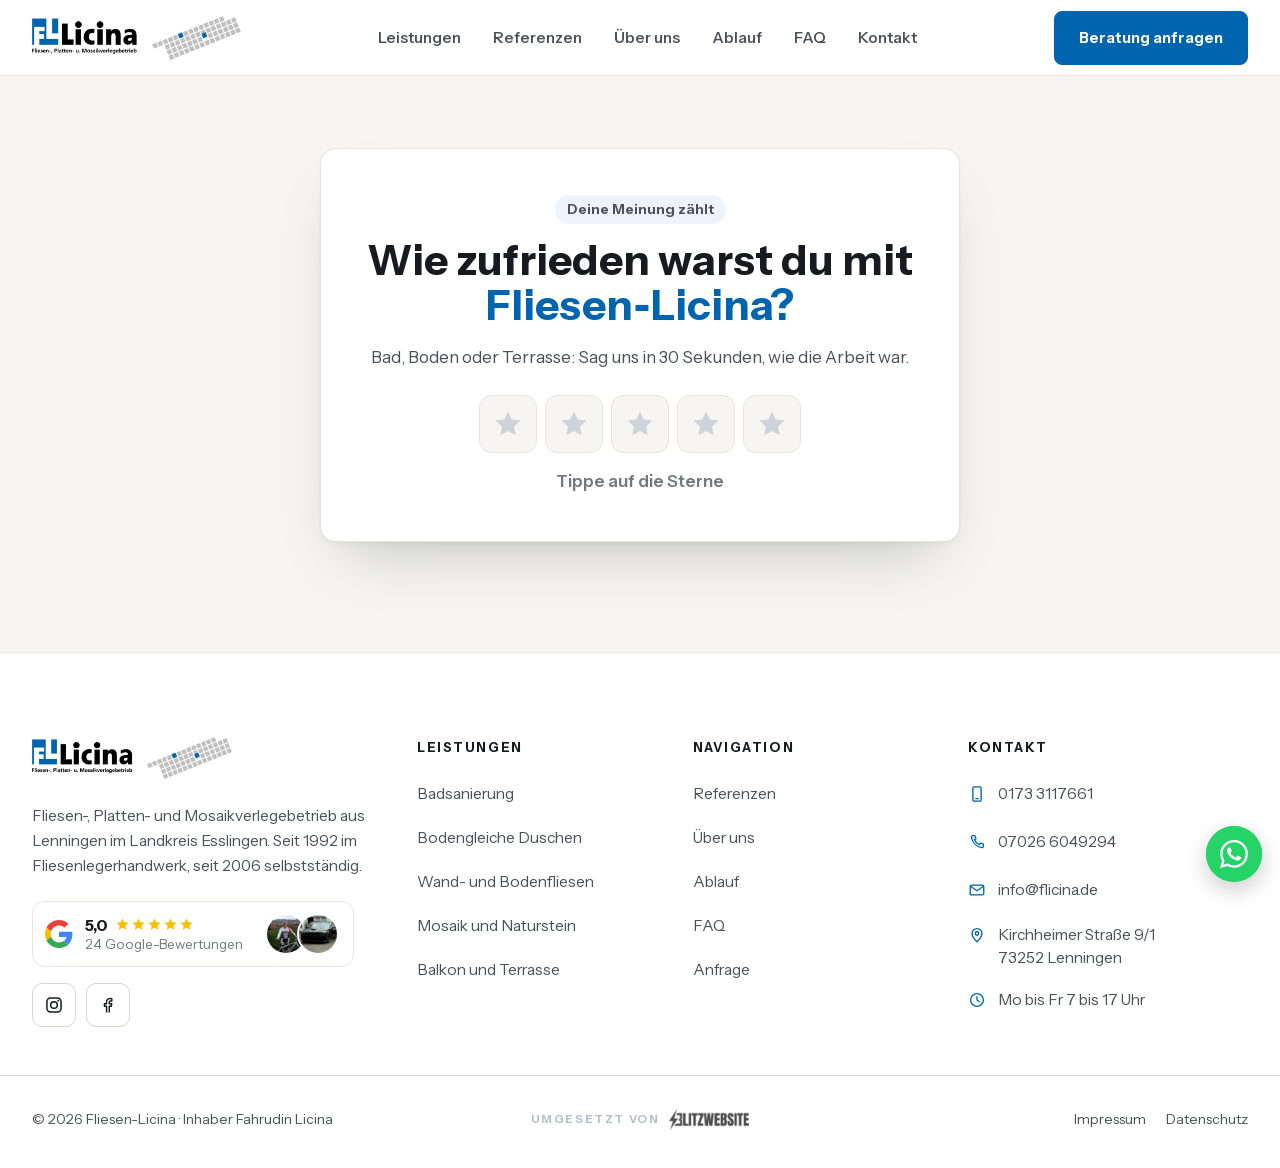
<file: bewertung/index.html>
<!doctype html>
<html lang="de">
<head>
  <meta charset="utf-8">
  <meta name="viewport" content="width=device-width, initial-scale=1, viewport-fit=cover">
  <meta name="robots" content="noindex,nofollow">
  <meta name="color-scheme" content="light only">
  <meta name="theme-color" content="#ffffff">
  <title>Bewertung | Fliesen-Licina</title>
  <meta name="description" content="Wie zufrieden warst du mit Fliesen-Licina? Deine Bewertung in 30 Sekunden.">
  <meta property="og:type" content="website">
  <meta property="og:locale" content="de_DE">
  <meta property="og:site_name" content="Fliesen-Licina">
  <meta property="og:title" content="Bewertung | Fliesen-Licina">
  <meta property="og:image" content="https://www.flicina.de/img/og-fliesen-licina-blau.jpg">
  <meta property="og:image:width" content="1200">
  <meta property="og:image:height" content="630">
  <meta name="twitter:card" content="summary_large_image">
  <link rel="canonical" href="https://www.flicina.de/bewertung/">
  <link rel="icon" href="../favicon.svg?v=3" type="image/svg+xml">
  <link rel="icon" href="../favicon.ico?v=2" sizes="48x48">
  <link rel="icon" type="image/png" sizes="32x32" href="../favicon-32.png?v=2">
  <link rel="icon" type="image/png" sizes="16x16" href="../favicon-16.png?v=2">
  <link rel="apple-touch-icon" href="../apple-touch-icon.png?v=2">
  <link rel="stylesheet" href="../styles.css?v=1792088191">
  <script>document.documentElement.classList.add('js');document.documentElement.style.setProperty('--vh1', innerHeight / 100 + 'px');</script>
</head>
<body class="sub-page">
  <svg width="0" height="0" style="position:absolute" aria-hidden="true" focusable="false">
    <symbol id="i-phone" viewBox="0 0 24 24"><path d="M6.6 3.5h2.6l1.4 4.1-2 1.3a12 12 0 0 0 6.5 6.5l1.3-2 4.1 1.4v2.6a2 2 0 0 1-2.2 2A17 17 0 0 1 4.6 5.7a2 2 0 0 1 2-2.2Z" fill="none" stroke="currentColor" stroke-width="1.8" stroke-linejoin="round"/></symbol>
    <symbol id="i-mobile" viewBox="0 0 24 24"><rect x="6.5" y="2.5" width="11" height="19" rx="2" fill="none" stroke="currentColor" stroke-width="1.8"/><path d="M10.5 18.2h3" fill="none" stroke="currentColor" stroke-width="1.8" stroke-linecap="round"/></symbol>
    <symbol id="i-mail" viewBox="0 0 24 24"><rect x="3" y="5.5" width="18" height="13" rx="1.5" fill="none" stroke="currentColor" stroke-width="1.8"/><path d="m3.5 7 8.5 6 8.5-6" fill="none" stroke="currentColor" stroke-width="1.8"/></symbol>
    <symbol id="i-pin" viewBox="0 0 24 24"><path d="M12 21s-6.5-6-6.5-11a6.5 6.5 0 0 1 13 0c0 5-6.5 11-6.5 11Z" fill="none" stroke="currentColor" stroke-width="1.8"/><circle cx="12" cy="10" r="2.3" fill="none" stroke="currentColor" stroke-width="1.8"/></symbol>
    <symbol id="i-clock" viewBox="0 0 24 24"><circle cx="12" cy="12" r="8.5" fill="none" stroke="currentColor" stroke-width="1.8"/><path d="M12 7.5V12l3 2" fill="none" stroke="currentColor" stroke-width="1.8" stroke-linecap="round"/></symbol>
    <symbol id="i-check" viewBox="0 0 24 24"><path d="m5 12.5 4.2 4.2L19 7" fill="none" stroke="currentColor" stroke-width="2.2" stroke-linecap="round" stroke-linejoin="round"/></symbol>
    <symbol id="i-arrow" viewBox="0 0 24 24"><path d="M5 12h13m-5-5 5 5-5 5" fill="none" stroke="currentColor" stroke-width="2" stroke-linecap="round" stroke-linejoin="round"/></symbol>
    <symbol id="i-left" viewBox="0 0 24 24"><path d="m14.5 6-6 6 6 6" fill="none" stroke="currentColor" stroke-width="2" stroke-linecap="round" stroke-linejoin="round"/></symbol>
    <symbol id="i-right" viewBox="0 0 24 24"><path d="m9.5 6 6 6-6 6" fill="none" stroke="currentColor" stroke-width="2" stroke-linecap="round" stroke-linejoin="round"/></symbol>
    <symbol id="i-close" viewBox="0 0 24 24"><path d="M6 6l12 12M18 6 6 18" fill="none" stroke="currentColor" stroke-width="2" stroke-linecap="round"/></symbol>
    <symbol id="i-plus" viewBox="0 0 24 24"><path d="M12 5v14M5 12h14" fill="none" stroke="currentColor" stroke-width="2" stroke-linecap="round"/></symbol>
    <symbol id="i-measure" viewBox="0 0 24 24"><path d="M3.5 15.5 15.5 3.5l5 5-12 12z" fill="none" stroke="currentColor" stroke-width="1.8" stroke-linejoin="round"/><path d="m7 12 2 2m1-5 1.5 1.5M13 6l2 2" fill="none" stroke="currentColor" stroke-width="1.8" stroke-linecap="round"/></symbol>
    <symbol id="i-layers" viewBox="0 0 24 24"><path d="m12 3.5 9 4.5-9 4.5L3 8z" fill="none" stroke="currentColor" stroke-width="1.8" stroke-linejoin="round"/><path d="m3 12 9 4.5 9-4.5M3 16l9 4.5 9-4.5" fill="none" stroke="currentColor" stroke-width="1.8" stroke-linejoin="round"/></symbol>
    <symbol id="i-calendar" viewBox="0 0 24 24"><rect x="3.5" y="5" width="17" height="15" rx="1.5" fill="none" stroke="currentColor" stroke-width="1.8"/><path d="M3.5 9.5h17M8 3v4m8-4v4m-7.5 7 2.5 2.5 4.5-4.5" fill="none" stroke="currentColor" stroke-width="1.8" stroke-linecap="round" stroke-linejoin="round"/></symbol>
    <symbol id="i-hammer" viewBox="0 0 24 24"><path d="m15 12-8.4 8.4a2.1 2.1 0 0 1-3-3L12 9M18 15l4-4" fill="none" stroke="currentColor" stroke-width="1.8" stroke-linecap="round" stroke-linejoin="round"/><path d="m21.5 11.5-1.9-1.9a2 2 0 0 1-.6-1.4V7l-2.3-1.1a6 6 0 0 0-2.6-.6H8.5l.9.9a6 6 0 0 1 1.8 4.3v.5l2 2h1.2a2 2 0 0 1 1.4.6l1.7 1.9" fill="none" stroke="currentColor" stroke-width="1.8" stroke-linecap="round" stroke-linejoin="round"/></symbol>
    <symbol id="i-stairs" viewBox="0 0 24 24"><path d="M3.5 20.5h17V4.5h-4.5v4h-4v4h-4v4h-4.5z" fill="none" stroke="currentColor" stroke-width="1.8" stroke-linejoin="round"/></symbol>
    <symbol id="i-wrench" viewBox="0 0 24 24"><path d="M14.7 6.3a1 1 0 0 0 0 1.4l1.6 1.6a1 1 0 0 0 1.4 0l3.8-3.8a6 6 0 0 1-7.9 7.9l-6.9 6.9a2.1 2.1 0 0 1-3-3l6.9-6.9a6 6 0 0 1 7.9-7.9l-3.8 3.8z" fill="none" stroke="currentColor" stroke-width="1.8" stroke-linecap="round" stroke-linejoin="round"/></symbol>
    <symbol id="i-chat" viewBox="0 0 24 24"><path d="M4 5.5h16v10.5H10l-4.5 3.5V16H4z" fill="none" stroke="currentColor" stroke-width="1.8" stroke-linejoin="round"/><path d="M8 9.5h8M8 12.5h5" fill="none" stroke="currentColor" stroke-width="1.8" stroke-linecap="round"/></symbol>
    <symbol id="i-person" viewBox="0 0 24 24"><circle cx="12" cy="8" r="4" fill="none" stroke="currentColor" stroke-width="1.8"/><path d="M4.5 20.5a7.5 7.5 0 0 1 15 0" fill="none" stroke="currentColor" stroke-width="1.8" stroke-linecap="round"/></symbol>
    <symbol id="i-wa" viewBox="0 0 24 24"><path fill="currentColor" d="M17.472 14.382c-.297-.149-1.758-.867-2.03-.967-.273-.099-.471-.148-.67.15-.197.297-.767.966-.94 1.164-.173.199-.347.223-.644.075-.297-.15-1.255-.463-2.39-1.475-.883-.788-1.48-1.761-1.653-2.059-.173-.297-.018-.458.13-.606.134-.133.298-.347.446-.52.149-.174.198-.298.298-.497.099-.198.05-.371-.025-.52-.075-.149-.669-1.612-.916-2.207-.242-.579-.487-.5-.669-.51-.173-.008-.371-.01-.57-.01-.198 0-.52.074-.792.372-.272.297-1.04 1.016-1.04 2.479 0 1.462 1.065 2.875 1.213 3.074.149.198 2.096 3.2 5.077 4.487.709.306 1.262.489 1.694.625.712.227 1.36.195 1.871.118.571-.085 1.758-.719 2.006-1.413.248-.694.248-1.289.173-1.413-.074-.124-.272-.198-.57-.347m-5.421 7.403h-.004a9.87 9.87 0 0 1-5.031-1.378l-.361-.214-3.741.982.998-3.648-.235-.374a9.86 9.86 0 0 1-1.51-5.26c.001-5.45 4.436-9.884 9.888-9.884 2.64 0 5.122 1.03 6.988 2.898a9.825 9.825 0 0 1 2.893 6.994c-.003 5.45-4.437 9.884-9.885 9.884m8.413-18.297A11.815 11.815 0 0 0 12.05 0C5.495 0 .16 5.335.157 11.892c0 2.096.547 4.142 1.588 5.945L.057 24l6.305-1.654a11.882 11.882 0 0 0 5.683 1.448h.005c6.554 0 11.89-5.335 11.893-11.893a11.821 11.821 0 0 0-3.48-8.413Z"/></symbol>
    <symbol id="i-google" viewBox="0 0 48 48"><path fill="#EA4335" d="M24 9.5c3.54 0 6.71 1.22 9.21 3.6l6.85-6.85C35.9 2.38 30.47 0 24 0 14.62 0 6.51 5.38 2.56 13.22l7.98 6.19C12.43 13.72 17.74 9.5 24 9.5z"/><path fill="#4285F4" d="M46.98 24.55c0-1.57-.15-3.09-.38-4.55H24v9.02h12.94c-.58 2.96-2.26 5.48-4.78 7.18l7.73 6c4.51-4.18 7.09-10.36 7.09-17.65z"/><path fill="#FBBC05" d="M10.53 28.59c-.48-1.45-.76-2.99-.76-4.59s.27-3.14.76-4.59l-7.98-6.19C.92 16.46 0 20.12 0 24c0 3.88.92 7.54 2.56 10.78l7.97-6.19z"/><path fill="#34A853" d="M24 48c6.48 0 11.93-2.13 15.89-5.81l-7.73-6c-2.15 1.45-4.92 2.3-8.16 2.3-6.26 0-11.57-4.22-13.47-9.91l-7.98 6.19C6.51 42.62 14.62 48 24 48z"/></symbol>
    <symbol id="i-star" viewBox="0 0 24 24"><path d="m12 2.6 2.84 5.97 6.55.82-4.83 4.5 1.25 6.49L12 17.2l-5.81 3.18 1.25-6.49-4.83-4.5 6.55-.82z" fill="currentColor"/></symbol>
    <symbol id="i-insta" viewBox="0 0 24 24"><rect x="3.5" y="3.5" width="17" height="17" rx="4.5" fill="none" stroke="currentColor" stroke-width="1.8"/><circle cx="12" cy="12" r="4" fill="none" stroke="currentColor" stroke-width="1.8"/><circle cx="17.2" cy="6.8" r="1.1" fill="currentColor"/></symbol>
    <symbol id="i-fb" viewBox="0 0 24 24"><path d="M13.5 21v-7.5h2.6l.4-3h-3V8.6c0-.9.3-1.5 1.5-1.5h1.6V4.4a21 21 0 0 0-2.4-.1c-2.3 0-3.9 1.4-3.9 4v2.2H7.7v3h2.6V21" fill="none" stroke="currentColor" stroke-width="1.7" stroke-linejoin="round"/></symbol>
  </svg>

  <a class="skip" href="#main">Zum Inhalt springen</a>

  <header class="nav" id="nav">
    <div class="wrap nav__in">
      <a class="brand" href="../" aria-label="Fliesen-Licina, zur Startseite">
        <img src="../img/logo-licina.webp" alt="Fliesen-Licina Logo" width="714" height="150" decoding="async">
        <img class="brand__hell" src="../img/logo-licina-hell.webp" alt="" width="714" height="150" decoding="async" aria-hidden="true">
      </a>
      <nav class="nav__links" aria-label="Hauptnavigation">
        <a href="../#leistungen">Leistungen</a>
        <a href="../#referenzen">Referenzen</a>
        <a href="../#ueber-uns">Über uns</a>
        <a href="../#ablauf">Ablauf</a>
        <a href="../#faq">FAQ</a>
        <a href="../#kontakt">Kontakt</a>
      </nav>
      <div class="nav__cta">
        <a class="btn btn--pri btn--sm" href="../#anfrage">Beratung anfragen</a>
        <button class="burger" id="burger" type="button" aria-label="Menü öffnen" aria-expanded="false" aria-controls="mmenu"><span></span><span></span><span></span></button>
      </div>
    </div>
  </header>

  <div class="mmenu" id="mmenu" hidden>
    <nav class="mmenu__in" aria-label="Mobile Navigation">
      <a href="../#leistungen">Leistungen<svg class="ic" aria-hidden="true"><use href="#i-right"/></svg></a>
      <a href="../#referenzen">Referenzen<svg class="ic" aria-hidden="true"><use href="#i-right"/></svg></a>
      <a href="../#ueber-uns">Über uns<svg class="ic" aria-hidden="true"><use href="#i-right"/></svg></a>
      <a href="../#ablauf">Ablauf<svg class="ic" aria-hidden="true"><use href="#i-right"/></svg></a>
      <a href="../#faq">FAQ<svg class="ic" aria-hidden="true"><use href="#i-right"/></svg></a>
      <a href="../#kontakt">Kontakt<svg class="ic" aria-hidden="true"><use href="#i-right"/></svg></a>
      <div class="mmenu__call">
        <span class="status" data-status><i></i><span>Mo bis Fr 7 bis 17 Uhr erreichbar</span></span>
        <a class="mmenu__tel" href="tel:+491733117661"><span class="mmenu__ic"><svg class="ic"><use href="#i-phone"/></svg></span>0173 3117661</a>
        <a class="btn btn--pri btn--block" href="../#anfrage">Beratung anfragen<svg class="ic ic--arr"><use href="#i-arrow"/></svg></a>
      </div>
    </nav>
  </div>

  <main id="main" class="bw">
    <style>
    .bw { padding: calc(var(--nav-h) + clamp(32px, 6vw, 72px)) var(--pad) clamp(64px, 9vw, 110px); background: var(--soft); display: grid; place-items: start center; }
    .bw__card { width: min(640px, 100%); display: grid; gap: 14px; padding: clamp(26px, 5vw, 46px); text-align: center; background: #fff; border: 1px solid var(--line); border-radius: var(--r-lg); box-shadow: var(--shadow-lg); }
    .bw__card .kicker { justify-self: center; margin: 0; }
    .bw__card h1 { margin: 0; font-size: clamp(30px, 6vw, 42px); line-height: 1.08; }
    .bw__card p { margin: 0; color: var(--ink-2); }
    .bw__stars { display: flex; justify-content: center; gap: 8px; margin-top: 10px; }
    .bw__stars button { flex: 0 1 58px; min-width: 0; height: 58px; display: grid; place-items: center; padding: 0; background: var(--soft); border: 1px solid var(--line); border-radius: 12px; cursor: pointer; transition: transform .2s ease, background-color .2s, border-color .2s; }
    .bw__stars svg { width: 32px; height: 32px; fill: #cdd3d9; transition: fill .15s; }
    .bw__stars button.is-on { background: #fff7e0; border-color: #f2c94c; }
    .bw__stars button.is-on svg { fill: #fbbc04; }
    .bw__stars button:hover { transform: translateY(-2px); }
    .bw__stars button:focus-visible { outline: 3px solid var(--blue); outline-offset: 2px; }
    .bw__label { min-height: 1.6em; font-weight: 600; color: var(--mute) !important; }
    .bw__step { display: none; gap: 14px; margin-top: 6px; padding-top: 22px; text-align: left; border-top: 1px solid var(--line); }
    .bw__step[data-step="google"], .bw__step[data-step="done"] { text-align: center; justify-items: center; }
    .bw__step.is-on { display: grid; animation: bwIn .45s ease; }
    @keyframes bwIn { from { opacity: 0; transform: translateY(8px); } to { opacity: 1; transform: none; } }
    .bw__step h2 { margin: 0; font-family: var(--display); font-size: 24px; font-weight: 800; letter-spacing: -0.02em; }
    .bw__chips { display: flex; flex-wrap: wrap; gap: 8px; margin-bottom: 14px; }
    .bw__chips label { position: relative; cursor: pointer; }
    .bw__chips input { position: absolute; opacity: 0; }
    .bw__chips span { display: inline-flex; align-items: center; min-height: 42px; padding: 0 15px; font-size: 14.5px; font-weight: 600; color: var(--ink); background: var(--soft); border: 1px solid var(--line); border-radius: 999px; }
    .bw__chips input:checked + span { color: var(--blue-d); background: var(--blue-l); border-color: var(--blue); }
    .bw__chips input:focus-visible + span { outline: 3px solid var(--blue); outline-offset: 2px; }
    .bw__row { display: grid; gap: 0 14px; }
    @media (min-width: 560px) { .bw__row { grid-template-columns: 1fr 1fr; } }
    .bw__alt { font-size: 14.5px; color: var(--mute) !important; }
    .bw__alt a, .bw__step a:not(.btn) { color: var(--blue); font-weight: 600; }
    .bw__step .btn .ic { width: 20px; height: 20px; }
    @media (max-width: 380px) { .bw__stars { gap: 6px; } .bw__stars button { height: 50px; } .bw__stars svg { width: 28px; height: 28px; } }
    @media (prefers-reduced-motion: reduce) { .bw__step.is-on { animation: none; } .bw__stars button { transition: none; } }
    </style>
    <div class="bw__card">
      <p class="kicker">Deine Meinung zählt</p>
      <h1>Wie zufrieden warst du mit <em class="em" style="white-space:nowrap">Fliesen&#8209;Licina?</em></h1>
      <p>Bad, Boden oder Terrasse: Sag uns in 30&nbsp;Sekunden, wie die Arbeit&nbsp;war.</p>
      <div class="bw__stars" role="radiogroup" aria-label="Bewertung in Sternen"><button type="button" role="radio" aria-checked="false" data-star="1" aria-label="1 von 5 Sternen"><svg viewBox="0 0 24 24" aria-hidden="true"><path d="m12 2.6 2.84 5.97 6.55.78-4.82 4.52 1.25 6.48L12 17.2l-5.82 3.15 1.25-6.48L2.61 9.35l6.55-.78z"/></svg></button><button type="button" role="radio" aria-checked="false" data-star="2" aria-label="2 von 5 Sternen"><svg viewBox="0 0 24 24" aria-hidden="true"><path d="m12 2.6 2.84 5.97 6.55.78-4.82 4.52 1.25 6.48L12 17.2l-5.82 3.15 1.25-6.48L2.61 9.35l6.55-.78z"/></svg></button><button type="button" role="radio" aria-checked="false" data-star="3" aria-label="3 von 5 Sternen"><svg viewBox="0 0 24 24" aria-hidden="true"><path d="m12 2.6 2.84 5.97 6.55.78-4.82 4.52 1.25 6.48L12 17.2l-5.82 3.15 1.25-6.48L2.61 9.35l6.55-.78z"/></svg></button><button type="button" role="radio" aria-checked="false" data-star="4" aria-label="4 von 5 Sternen"><svg viewBox="0 0 24 24" aria-hidden="true"><path d="m12 2.6 2.84 5.97 6.55.78-4.82 4.52 1.25 6.48L12 17.2l-5.82 3.15 1.25-6.48L2.61 9.35l6.55-.78z"/></svg></button><button type="button" role="radio" aria-checked="false" data-star="5" aria-label="5 von 5 Sternen"><svg viewBox="0 0 24 24" aria-hidden="true"><path d="m12 2.6 2.84 5.97 6.55.78-4.82 4.52 1.25 6.48L12 17.2l-5.82 3.15 1.25-6.48L2.61 9.35l6.55-.78z"/></svg></button></div>
      <p class="bw__label" data-label aria-live="polite">Tippe auf die Sterne</p>

      <div class="bw__step" data-step="google">
        <h2>Das freut uns sehr!</h2>
        <p>Teilst du das kurz bei Google? Ein Klick, ein Satz, fertig. Damit hilfst du anderen, einen guten Fliesenleger in der Region zu&nbsp;finden.</p>
        <a class="btn btn--pri btn--lg" data-google href="https://search.google.com/local/writereview?placeid=ChIJTxsqaiaRmUcR-rdqAfflzo8" target="_blank" rel="noopener"><svg class="ic" aria-hidden="true"><use href="#i-google"/></svg>Jetzt bei Google bewerten</a>
        <p class="bw__label" data-redirect aria-live="polite"></p>
      </div>

      <div class="bw__step" data-step="feedback">
        <h2>Das tut uns leid.</h2>
        <p>Was lief nicht rund? Deine Nachricht geht direkt an Fahrudin Licina. Er meldet sich und klärt das mit&nbsp;dir.</p>
        <form class="bw__form" novalidate>
          <input type="hidden" name="quelle" value="Bewertungs-Feedback">
          <input type="hidden" name="sterne" value="">
          <div class="bw__chips" role="group" aria-label="Worum geht es?"><label><input type="checkbox" name="grund" value="Beratung"><span>Beratung</span></label><label><input type="checkbox" name="grund" value="Ausführung"><span>Ausführung</span></label><label><input type="checkbox" name="grund" value="Termin oder Dauer"><span>Termin oder Dauer</span></label><label><input type="checkbox" name="grund" value="Sauberkeit"><span>Sauberkeit</span></label><label><input type="checkbox" name="grund" value="Preis"><span>Preis</span></label><label><input type="checkbox" name="grund" value="Sonstiges"><span>Sonstiges</span></label></div>
          <label class="fld"><span>Was können wir besser machen? *</span><textarea name="nachricht" rows="4" required></textarea></label>
          <div class="bw__row">
            <label class="fld"><span>Name (freiwillig)</span><input type="text" name="name" autocomplete="name"></label>
            <label class="fld"><span>Telefon (freiwillig, für einen Rückruf)</span><input type="tel" name="telefon" autocomplete="tel" inputmode="tel"></label>
          </div>
          <label class="hp" aria-hidden="true">Website<input type="text" name="website" tabindex="-1" autocomplete="off"></label>
          <label class="consent"><input type="checkbox" name="einwilligung" value="ja" required><span>Ich bin einverstanden, dass meine Angaben zur Bearbeitung meines Feedbacks verwendet werden. Mehr in der <a href="../datenschutz/" target="_blank" rel="noopener">Datenschutzerklärung</a>. *</span></label>
          <p class="form__err" data-err role="alert" hidden></p>
          <button class="btn btn--pri btn--lg" type="submit" style="width:100%">Feedback senden<svg class="ic ic--arr" aria-hidden="true"><use href="#i-arrow"/></svg></button>
        </form>
        <p class="bw__alt">Lieber öffentlich? <a href="https://search.google.com/local/writereview?placeid=ChIJTxsqaiaRmUcR-rdqAfflzo8" target="_blank" rel="noopener">Direkt bei Google bewerten</a></p>
      </div>

      <div class="bw__step" data-step="done">
        <h2>Danke für deine offenen Worte.</h2>
        <p>Fahrudin liest das persönlich. Wenn du deine Nummer angegeben hast, meldet er sich bei dir. Du erreichst ihn auch direkt unter <a href="tel:+491733117661">0173&nbsp;3117661</a>.</p>
        <a class="btn btn--ghost btn--lg" href="../">Zurück zur Website</a>
      </div>
    </div>
    <script>
    (function () {
      var LIVE = /(^|\.)flicina\.de$/.test(location.hostname) || /(^|\.)fliesen-licina\.pages\.dev$/.test(location.hostname);
      var API = 'https://fliesen-licina.pages.dev/api/anfrage';
      var LABELS = ['', 'Gar nicht zufrieden', 'Nicht so gut', 'Geht so', 'Gut', 'Sehr zufrieden'];
      var stars = [].slice.call(document.querySelectorAll('.bw__stars button')), label = document.querySelector('[data-label]');
      var steps = {}; [].forEach.call(document.querySelectorAll('.bw__step'), function (s) { steps[s.getAttribute('data-step')] = s; });
      var rating = 0, timer = null, google = document.querySelector('[data-google]'), form = document.querySelector('.bw__form');
      function paint(n) { stars.forEach(function (b, i) { b.classList.toggle('is-on', i < n); }); }
      function show(n) { Object.keys(steps).forEach(function (k) { steps[k].classList.toggle('is-on', k === n); }); }
      stars.forEach(function (b, i) {
        b.addEventListener('mouseenter', function () { paint(i + 1); label.textContent = LABELS[i + 1]; });
        b.addEventListener('mouseleave', function () { paint(rating); label.textContent = rating ? LABELS[rating] : 'Tippe auf die Sterne'; });
        b.addEventListener('click', function () {
          rating = i + 1; paint(rating); label.textContent = LABELS[rating];
          stars.forEach(function (s, j) { s.setAttribute('aria-checked', j === i ? 'true' : 'false'); });
          form.querySelector('[name="sterne"]').value = rating;
          clearInterval(timer);
          if (rating >= 4) {
            show('google');
            var left = 5, info = document.querySelector('[data-redirect]');
            info.textContent = 'Du wirst in ' + left + ' Sekunden zu Google weitergeleitet.';
            timer = setInterval(function () {
              left--;
              if (left > 0) { info.textContent = 'Du wirst in ' + left + ' Sekunden zu Google weitergeleitet.'; return; }
              clearInterval(timer); info.textContent = 'Falls sich nichts geöffnet hat: Tippe auf den Button.'; location.href = google.href;
            }, 1000);
          } else show('feedback');
        });
      });
      google.addEventListener('click', function () { clearInterval(timer); document.querySelector('[data-redirect]').textContent = ''; });
      form.addEventListener('input', function () { form.querySelector('[data-err]').hidden = true; });
      form.addEventListener('submit', function (e) {
        e.preventDefault();
        var err = form.querySelector('[data-err]'), msg = form.querySelector('[name="nachricht"]'), ok = form.querySelector('[name="einwilligung"]');
        err.hidden = true;
        if (!msg.value.trim()) { err.textContent = 'Bitte schreib kurz, was nicht gepasst hat.'; err.hidden = false; msg.focus(); return; }
        if (!ok.checked) { err.textContent = 'Bitte bestätige noch die Einwilligung.'; err.hidden = false; return; }
        var btn = form.querySelector('[type=submit]'); btn.disabled = true;
        if (!LIVE) { show('done'); return; }
        fetch(API, { method: 'POST', body: new FormData(form) })
          .then(function (r) { return r.json().catch(function () { return {}; }).then(function (j) { if (!r.ok || !j.ok) throw new Error(); }); })
          .then(function () { show('done'); })
          .catch(function () { err.textContent = 'Das hat leider nicht geklappt. Ruf uns gern direkt an: 0173 3117661.'; err.hidden = false; btn.disabled = false; });
      });
    })();
    </script>
  </main>

  <footer class="foot">
    <div class="wrap foot__grid">
      <div class="foot__brand">
        <a class="foot__logo" href="../" aria-label="Fliesen-Licina, zur Startseite"><img src="../img/logo-licina.webp" alt="Fliesen-Licina" width="714" height="150" loading="lazy" decoding="async"></a>
        <p>Fliesen-, Platten- und Mosaikverlegebetrieb aus Lenningen im Landkreis Esslingen. Seit 1992 im Fliesenlegerhandwerk, seit 2006&nbsp;selbstständig.</p>
        <a class="gtrust" href="https://www.google.com/maps/place/Fliesen-Licina/@48.5595738,9.4648677,17z/data=!4m8!3m7!1s0x479991266a2a1b4f:0x8fcee5f7016ab7fa!8m2!3d48.5595738!4d9.4648677!9m1!1b1!16s%2Fg%2F11fxx22wb1" target="_blank" rel="noopener"><svg class="gtrust__g" aria-hidden="true"><use href="#i-google"/></svg><span class="gtrust__txt"><span class="gtrust__top"><b>5,0</b><span class="gtrust__stars" aria-hidden="true"><svg class="ic"><use href="#i-star"/></svg><svg class="ic"><use href="#i-star"/></svg><svg class="ic"><use href="#i-star"/></svg><svg class="ic"><use href="#i-star"/></svg><svg class="ic"><use href="#i-star"/></svg></span></span><span class="gtrust__sub">24 Google-Bewertungen</span></span><span class="gtrust__faces" aria-hidden="true"><img src="../img/google-bewerter-1.webp" alt="" width="96" height="96" loading="lazy" decoding="async"><img src="../img/google-bewerter-3.webp" alt="" width="96" height="96" loading="lazy" decoding="async"></span></a>
        <div class="foot__social">
          <a href="https://www.instagram.com/fliesen_licina/" target="_blank" rel="noopener" aria-label="Fliesen-Licina auf Instagram"><svg class="ic"><use href="#i-insta"/></svg></a>
          <a href="https://www.facebook.com/profile.php?id=100066318592800" target="_blank" rel="noopener" aria-label="Fliesen-Licina auf Facebook"><svg class="ic"><use href="#i-fb"/></svg></a>
        </div>
      </div>
      <div>
        <p class="foot__h">Leistungen</p>
        <ul class="foot__list">
          <li><a href="../#badsanierung">Badsanierung</a></li>
          <li><a href="../#bodengleiche-dusche">Bodengleiche Duschen</a></li>
          <li><a href="../#leistungen">Wand- und Bodenfliesen</a></li>
          <li><a href="../#mosaik">Mosaik und Naturstein</a></li>
          <li><a href="../#balkon-terrasse">Balkon und Terrasse</a></li>
        </ul>
      </div>
      <div>
        <p class="foot__h">Navigation</p>
        <ul class="foot__list">
          <li><a href="../#referenzen">Referenzen</a></li>
          <li><a href="../#ueber-uns">Über uns</a></li>
          <li><a href="../#ablauf">Ablauf</a></li>
          <li><a href="../#faq">FAQ</a></li>
          <li><a href="../#anfrage">Anfrage</a></li>
        </ul>
      </div>
      <div>
        <p class="foot__h">Kontakt</p>
        <address class="foot__contact">
          <a href="tel:+491733117661"><svg class="ic"><use href="#i-mobile"/></svg>0173 3117661</a>
          <a href="tel:+4970266049294"><svg class="ic"><use href="#i-phone"/></svg>07026 6049294</a>
          <!--email_off--><a href="mailto:info@flicina.de"><svg class="ic"><use href="#i-mail"/></svg>info@flicina.de</a><!--/email_off-->
          <span><svg class="ic"><use href="#i-pin"/></svg>Kirchheimer Straße 9/1<br>73252 Lenningen</span>
          <span><svg class="ic"><use href="#i-clock"/></svg>Mo bis Fr 7 bis 17&nbsp;Uhr</span>
        </address>
      </div>
    </div>
    <div class="wrap foot__bar">
      <p>© <span data-year>2026</span> Fliesen-Licina · Inhaber Fahrudin&nbsp;Licina</p>
      <a class="madeby" href="https://blitzwebsite.de" target="_blank" rel="noopener"><span>Umgesetzt von</span><img src="../img/blitzwebsite-logo-gelb-schwarz.webp" alt="Blitzwebsite" width="360" height="95" loading="lazy" decoding="async"></a>
      <p class="foot__legal"><a href="../impressum/">Impressum</a><a href="../datenschutz/">Datenschutz</a></p>
    </div>
  </footer>

  <a class="wa" href="https://wa.me/491733117661?text=Hallo%20Fliesen-Licina%2C%20ich%20interessiere%20mich%20f%C3%BCr%20" target="_blank" rel="noopener" aria-label="WhatsApp an Fliesen-Licina"><svg class="ic"><use href="#i-wa"/></svg></a>

  <script src="../app.js?v=1792005526" defer></script>
</body>
</html>
</file>
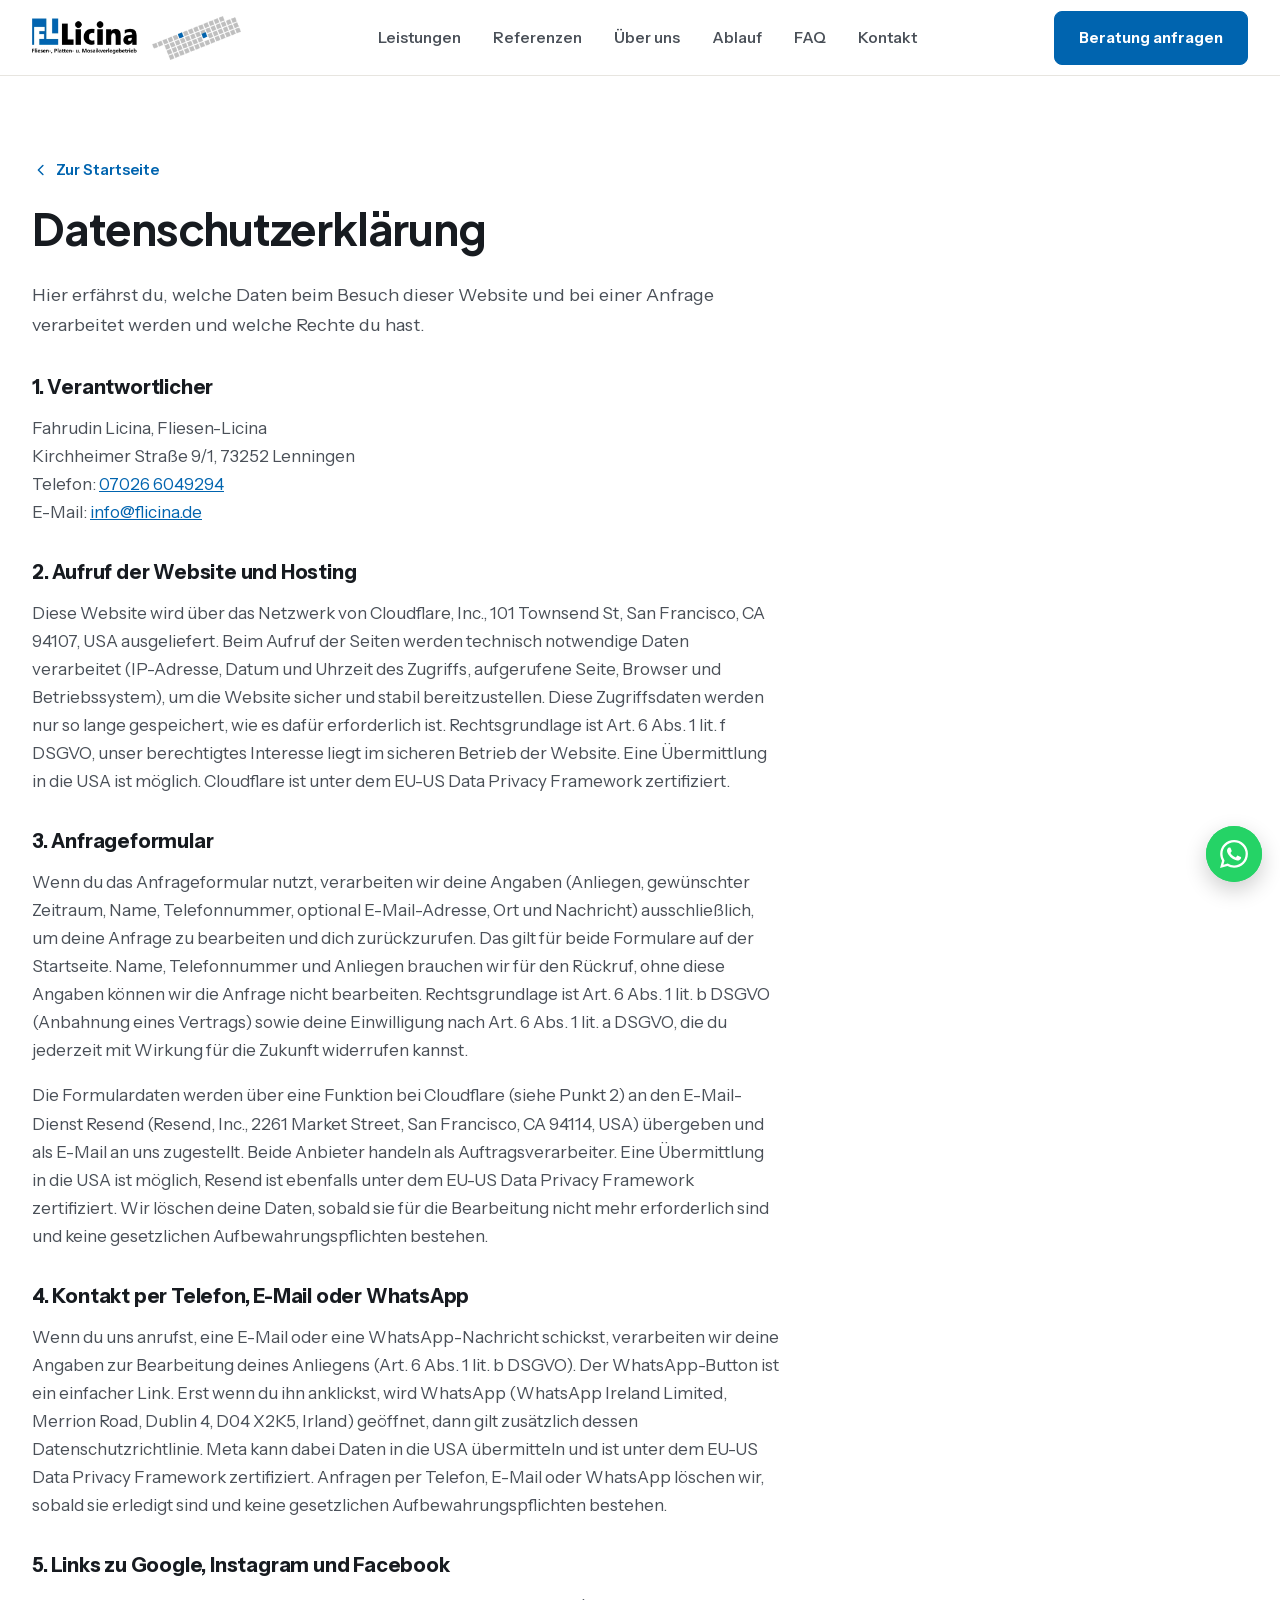
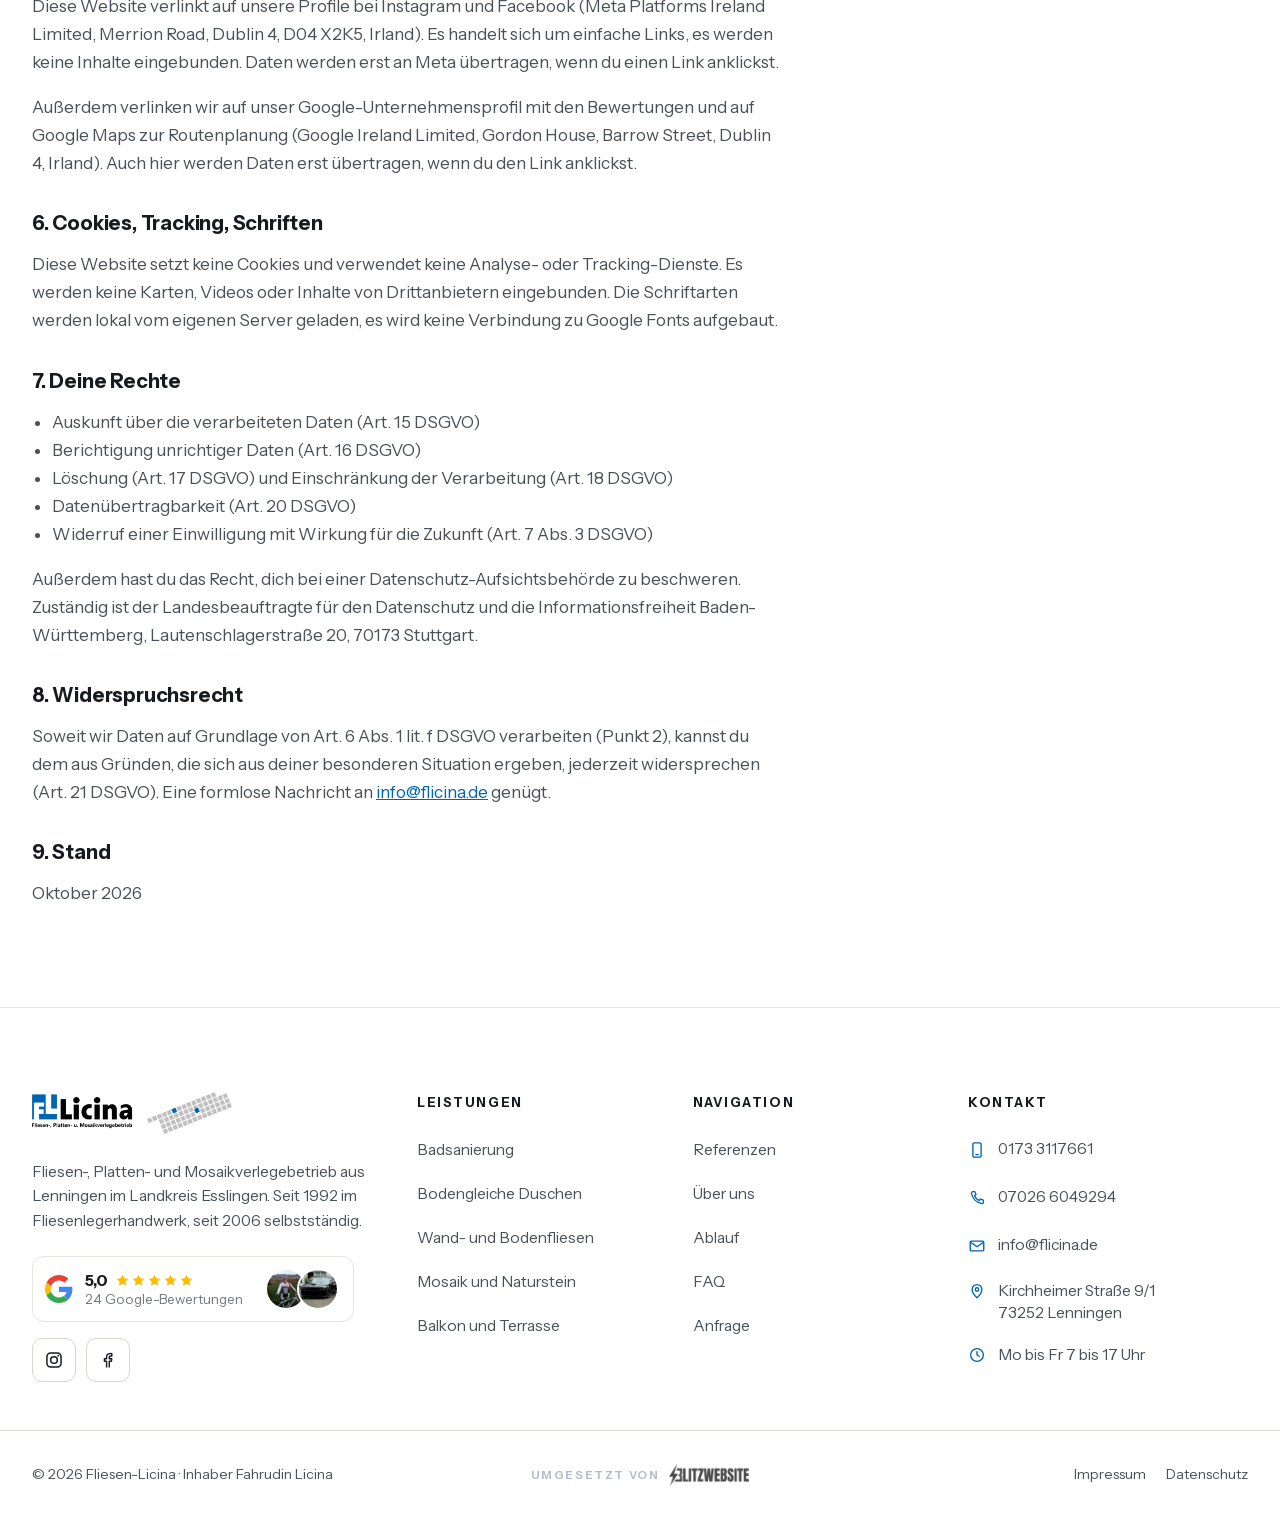
<file: datenschutz/index.html>
<!doctype html>
<html lang="de">
<head>
  <meta charset="utf-8">
  <meta name="viewport" content="width=device-width, initial-scale=1, viewport-fit=cover">
  <meta name="robots" content="noindex,follow">
  <meta name="color-scheme" content="light only">
  <meta name="theme-color" content="#ffffff">
  <title>Datenschutz | Fliesen-Licina</title>
  <meta name="description" content="Datenschutzerklärung von Fliesen-Licina in Lenningen.">
  <meta property="og:type" content="website">
  <meta property="og:locale" content="de_DE">
  <meta property="og:site_name" content="Fliesen-Licina">
  <meta property="og:title" content="Datenschutz | Fliesen-Licina">
  <meta property="og:image" content="https://www.flicina.de/img/og-fliesen-licina-blau.jpg">
  <meta property="og:image:width" content="1200">
  <meta property="og:image:height" content="630">
  <meta name="twitter:card" content="summary_large_image">
  <link rel="canonical" href="https://www.flicina.de/datenschutz/">
  <link rel="icon" href="../favicon.svg?v=3" type="image/svg+xml">
  <link rel="icon" href="../favicon.ico?v=2" sizes="48x48">
  <link rel="icon" type="image/png" sizes="32x32" href="../favicon-32.png?v=2">
  <link rel="icon" type="image/png" sizes="16x16" href="../favicon-16.png?v=2">
  <link rel="apple-touch-icon" href="../apple-touch-icon.png?v=2">
  <link rel="stylesheet" href="../styles.css?v=1792088191">
  <script>document.documentElement.classList.add('js');document.documentElement.style.setProperty('--vh1', innerHeight / 100 + 'px');</script>
</head>
<body class="sub-page">
  <svg width="0" height="0" style="position:absolute" aria-hidden="true" focusable="false">
    <symbol id="i-phone" viewBox="0 0 24 24"><path d="M6.6 3.5h2.6l1.4 4.1-2 1.3a12 12 0 0 0 6.5 6.5l1.3-2 4.1 1.4v2.6a2 2 0 0 1-2.2 2A17 17 0 0 1 4.6 5.7a2 2 0 0 1 2-2.2Z" fill="none" stroke="currentColor" stroke-width="1.8" stroke-linejoin="round"/></symbol>
    <symbol id="i-mobile" viewBox="0 0 24 24"><rect x="6.5" y="2.5" width="11" height="19" rx="2" fill="none" stroke="currentColor" stroke-width="1.8"/><path d="M10.5 18.2h3" fill="none" stroke="currentColor" stroke-width="1.8" stroke-linecap="round"/></symbol>
    <symbol id="i-mail" viewBox="0 0 24 24"><rect x="3" y="5.5" width="18" height="13" rx="1.5" fill="none" stroke="currentColor" stroke-width="1.8"/><path d="m3.5 7 8.5 6 8.5-6" fill="none" stroke="currentColor" stroke-width="1.8"/></symbol>
    <symbol id="i-pin" viewBox="0 0 24 24"><path d="M12 21s-6.5-6-6.5-11a6.5 6.5 0 0 1 13 0c0 5-6.5 11-6.5 11Z" fill="none" stroke="currentColor" stroke-width="1.8"/><circle cx="12" cy="10" r="2.3" fill="none" stroke="currentColor" stroke-width="1.8"/></symbol>
    <symbol id="i-clock" viewBox="0 0 24 24"><circle cx="12" cy="12" r="8.5" fill="none" stroke="currentColor" stroke-width="1.8"/><path d="M12 7.5V12l3 2" fill="none" stroke="currentColor" stroke-width="1.8" stroke-linecap="round"/></symbol>
    <symbol id="i-check" viewBox="0 0 24 24"><path d="m5 12.5 4.2 4.2L19 7" fill="none" stroke="currentColor" stroke-width="2.2" stroke-linecap="round" stroke-linejoin="round"/></symbol>
    <symbol id="i-arrow" viewBox="0 0 24 24"><path d="M5 12h13m-5-5 5 5-5 5" fill="none" stroke="currentColor" stroke-width="2" stroke-linecap="round" stroke-linejoin="round"/></symbol>
    <symbol id="i-left" viewBox="0 0 24 24"><path d="m14.5 6-6 6 6 6" fill="none" stroke="currentColor" stroke-width="2" stroke-linecap="round" stroke-linejoin="round"/></symbol>
    <symbol id="i-right" viewBox="0 0 24 24"><path d="m9.5 6 6 6-6 6" fill="none" stroke="currentColor" stroke-width="2" stroke-linecap="round" stroke-linejoin="round"/></symbol>
    <symbol id="i-close" viewBox="0 0 24 24"><path d="M6 6l12 12M18 6 6 18" fill="none" stroke="currentColor" stroke-width="2" stroke-linecap="round"/></symbol>
    <symbol id="i-plus" viewBox="0 0 24 24"><path d="M12 5v14M5 12h14" fill="none" stroke="currentColor" stroke-width="2" stroke-linecap="round"/></symbol>
    <symbol id="i-measure" viewBox="0 0 24 24"><path d="M3.5 15.5 15.5 3.5l5 5-12 12z" fill="none" stroke="currentColor" stroke-width="1.8" stroke-linejoin="round"/><path d="m7 12 2 2m1-5 1.5 1.5M13 6l2 2" fill="none" stroke="currentColor" stroke-width="1.8" stroke-linecap="round"/></symbol>
    <symbol id="i-layers" viewBox="0 0 24 24"><path d="m12 3.5 9 4.5-9 4.5L3 8z" fill="none" stroke="currentColor" stroke-width="1.8" stroke-linejoin="round"/><path d="m3 12 9 4.5 9-4.5M3 16l9 4.5 9-4.5" fill="none" stroke="currentColor" stroke-width="1.8" stroke-linejoin="round"/></symbol>
    <symbol id="i-calendar" viewBox="0 0 24 24"><rect x="3.5" y="5" width="17" height="15" rx="1.5" fill="none" stroke="currentColor" stroke-width="1.8"/><path d="M3.5 9.5h17M8 3v4m8-4v4m-7.5 7 2.5 2.5 4.5-4.5" fill="none" stroke="currentColor" stroke-width="1.8" stroke-linecap="round" stroke-linejoin="round"/></symbol>
    <symbol id="i-hammer" viewBox="0 0 24 24"><path d="m15 12-8.4 8.4a2.1 2.1 0 0 1-3-3L12 9M18 15l4-4" fill="none" stroke="currentColor" stroke-width="1.8" stroke-linecap="round" stroke-linejoin="round"/><path d="m21.5 11.5-1.9-1.9a2 2 0 0 1-.6-1.4V7l-2.3-1.1a6 6 0 0 0-2.6-.6H8.5l.9.9a6 6 0 0 1 1.8 4.3v.5l2 2h1.2a2 2 0 0 1 1.4.6l1.7 1.9" fill="none" stroke="currentColor" stroke-width="1.8" stroke-linecap="round" stroke-linejoin="round"/></symbol>
    <symbol id="i-stairs" viewBox="0 0 24 24"><path d="M3.5 20.5h17V4.5h-4.5v4h-4v4h-4v4h-4.5z" fill="none" stroke="currentColor" stroke-width="1.8" stroke-linejoin="round"/></symbol>
    <symbol id="i-wrench" viewBox="0 0 24 24"><path d="M14.7 6.3a1 1 0 0 0 0 1.4l1.6 1.6a1 1 0 0 0 1.4 0l3.8-3.8a6 6 0 0 1-7.9 7.9l-6.9 6.9a2.1 2.1 0 0 1-3-3l6.9-6.9a6 6 0 0 1 7.9-7.9l-3.8 3.8z" fill="none" stroke="currentColor" stroke-width="1.8" stroke-linecap="round" stroke-linejoin="round"/></symbol>
    <symbol id="i-chat" viewBox="0 0 24 24"><path d="M4 5.5h16v10.5H10l-4.5 3.5V16H4z" fill="none" stroke="currentColor" stroke-width="1.8" stroke-linejoin="round"/><path d="M8 9.5h8M8 12.5h5" fill="none" stroke="currentColor" stroke-width="1.8" stroke-linecap="round"/></symbol>
    <symbol id="i-person" viewBox="0 0 24 24"><circle cx="12" cy="8" r="4" fill="none" stroke="currentColor" stroke-width="1.8"/><path d="M4.5 20.5a7.5 7.5 0 0 1 15 0" fill="none" stroke="currentColor" stroke-width="1.8" stroke-linecap="round"/></symbol>
    <symbol id="i-wa" viewBox="0 0 24 24"><path fill="currentColor" d="M17.472 14.382c-.297-.149-1.758-.867-2.03-.967-.273-.099-.471-.148-.67.15-.197.297-.767.966-.94 1.164-.173.199-.347.223-.644.075-.297-.15-1.255-.463-2.39-1.475-.883-.788-1.48-1.761-1.653-2.059-.173-.297-.018-.458.13-.606.134-.133.298-.347.446-.52.149-.174.198-.298.298-.497.099-.198.05-.371-.025-.52-.075-.149-.669-1.612-.916-2.207-.242-.579-.487-.5-.669-.51-.173-.008-.371-.01-.57-.01-.198 0-.52.074-.792.372-.272.297-1.04 1.016-1.04 2.479 0 1.462 1.065 2.875 1.213 3.074.149.198 2.096 3.2 5.077 4.487.709.306 1.262.489 1.694.625.712.227 1.36.195 1.871.118.571-.085 1.758-.719 2.006-1.413.248-.694.248-1.289.173-1.413-.074-.124-.272-.198-.57-.347m-5.421 7.403h-.004a9.87 9.87 0 0 1-5.031-1.378l-.361-.214-3.741.982.998-3.648-.235-.374a9.86 9.86 0 0 1-1.51-5.26c.001-5.45 4.436-9.884 9.888-9.884 2.64 0 5.122 1.03 6.988 2.898a9.825 9.825 0 0 1 2.893 6.994c-.003 5.45-4.437 9.884-9.885 9.884m8.413-18.297A11.815 11.815 0 0 0 12.05 0C5.495 0 .16 5.335.157 11.892c0 2.096.547 4.142 1.588 5.945L.057 24l6.305-1.654a11.882 11.882 0 0 0 5.683 1.448h.005c6.554 0 11.89-5.335 11.893-11.893a11.821 11.821 0 0 0-3.48-8.413Z"/></symbol>
    <symbol id="i-google" viewBox="0 0 48 48"><path fill="#EA4335" d="M24 9.5c3.54 0 6.71 1.22 9.21 3.6l6.85-6.85C35.9 2.38 30.47 0 24 0 14.62 0 6.51 5.38 2.56 13.22l7.98 6.19C12.43 13.72 17.74 9.5 24 9.5z"/><path fill="#4285F4" d="M46.98 24.55c0-1.57-.15-3.09-.38-4.55H24v9.02h12.94c-.58 2.96-2.26 5.48-4.78 7.18l7.73 6c4.51-4.18 7.09-10.36 7.09-17.65z"/><path fill="#FBBC05" d="M10.53 28.59c-.48-1.45-.76-2.99-.76-4.59s.27-3.14.76-4.59l-7.98-6.19C.92 16.46 0 20.12 0 24c0 3.88.92 7.54 2.56 10.78l7.97-6.19z"/><path fill="#34A853" d="M24 48c6.48 0 11.93-2.13 15.89-5.81l-7.73-6c-2.15 1.45-4.92 2.3-8.16 2.3-6.26 0-11.57-4.22-13.47-9.91l-7.98 6.19C6.51 42.62 14.62 48 24 48z"/></symbol>
    <symbol id="i-star" viewBox="0 0 24 24"><path d="m12 2.6 2.84 5.97 6.55.82-4.83 4.5 1.25 6.49L12 17.2l-5.81 3.18 1.25-6.49-4.83-4.5 6.55-.82z" fill="currentColor"/></symbol>
    <symbol id="i-insta" viewBox="0 0 24 24"><rect x="3.5" y="3.5" width="17" height="17" rx="4.5" fill="none" stroke="currentColor" stroke-width="1.8"/><circle cx="12" cy="12" r="4" fill="none" stroke="currentColor" stroke-width="1.8"/><circle cx="17.2" cy="6.8" r="1.1" fill="currentColor"/></symbol>
    <symbol id="i-fb" viewBox="0 0 24 24"><path d="M13.5 21v-7.5h2.6l.4-3h-3V8.6c0-.9.3-1.5 1.5-1.5h1.6V4.4a21 21 0 0 0-2.4-.1c-2.3 0-3.9 1.4-3.9 4v2.2H7.7v3h2.6V21" fill="none" stroke="currentColor" stroke-width="1.7" stroke-linejoin="round"/></symbol>
  </svg>

  <a class="skip" href="#main">Zum Inhalt springen</a>

  <header class="nav" id="nav">
    <div class="wrap nav__in">
      <a class="brand" href="../" aria-label="Fliesen-Licina, zur Startseite">
        <img src="../img/logo-licina.webp" alt="Fliesen-Licina Logo" width="714" height="150" decoding="async">
        <img class="brand__hell" src="../img/logo-licina-hell.webp" alt="" width="714" height="150" decoding="async" aria-hidden="true">
      </a>
      <nav class="nav__links" aria-label="Hauptnavigation">
        <a href="../#leistungen">Leistungen</a>
        <a href="../#referenzen">Referenzen</a>
        <a href="../#ueber-uns">Über uns</a>
        <a href="../#ablauf">Ablauf</a>
        <a href="../#faq">FAQ</a>
        <a href="../#kontakt">Kontakt</a>
      </nav>
      <div class="nav__cta">
        <a class="btn btn--pri btn--sm" href="../#anfrage">Beratung anfragen</a>
        <button class="burger" id="burger" type="button" aria-label="Menü öffnen" aria-expanded="false" aria-controls="mmenu"><span></span><span></span><span></span></button>
      </div>
    </div>
  </header>

  <div class="mmenu" id="mmenu" hidden>
    <nav class="mmenu__in" aria-label="Mobile Navigation">
      <a href="../#leistungen">Leistungen<svg class="ic" aria-hidden="true"><use href="#i-right"/></svg></a>
      <a href="../#referenzen">Referenzen<svg class="ic" aria-hidden="true"><use href="#i-right"/></svg></a>
      <a href="../#ueber-uns">Über uns<svg class="ic" aria-hidden="true"><use href="#i-right"/></svg></a>
      <a href="../#ablauf">Ablauf<svg class="ic" aria-hidden="true"><use href="#i-right"/></svg></a>
      <a href="../#faq">FAQ<svg class="ic" aria-hidden="true"><use href="#i-right"/></svg></a>
      <a href="../#kontakt">Kontakt<svg class="ic" aria-hidden="true"><use href="#i-right"/></svg></a>
      <div class="mmenu__call">
        <span class="status" data-status><i></i><span>Mo bis Fr 7 bis 17 Uhr erreichbar</span></span>
        <a class="mmenu__tel" href="tel:+491733117661"><span class="mmenu__ic"><svg class="ic"><use href="#i-phone"/></svg></span>0173 3117661</a>
        <a class="btn btn--pri btn--block" href="../#anfrage">Beratung anfragen<svg class="ic ic--arr"><use href="#i-arrow"/></svg></a>
      </div>
    </nav>
  </div>

  <main id="main" class="legal">
    <div class="wrap legal__in">
      <a class="legal__back" href="../"><svg class="ic"><use href="#i-left"/></svg>Zur Startseite</a>
      <h1 class="h2">Datenschutzerklärung</h1>
      <div class="legal__body">

        <p class="legal__lead">Hier erfährst du, welche Daten beim Besuch dieser Website und bei einer Anfrage verarbeitet werden und welche Rechte du hast.</p>
        <h2>1. Verantwortlicher</h2>
        <p>Fahrudin Licina, Fliesen-Licina<br>Kirchheimer Straße 9/1, 73252 Lenningen<br>Telefon: <a href="tel:+4970266049294">07026&nbsp;6049294</a><br>E-Mail: <!--email_off--><a href="mailto:info@flicina.de">info@flicina.de</a><!--/email_off--></p>
        <h2>2. Aufruf der Website und&nbsp;Hosting</h2>
        <p>Diese Website wird über das Netzwerk von Cloudflare, Inc., 101 Townsend St, San Francisco, CA 94107, USA ausgeliefert. Beim Aufruf der Seiten werden technisch notwendige Daten verarbeitet (IP-Adresse, Datum und Uhrzeit des Zugriffs, aufgerufene Seite, Browser und Betriebssystem), um die Website sicher und stabil bereitzustellen. Diese Zugriffsdaten werden nur so lange gespeichert, wie es dafür erforderlich ist. Rechtsgrundlage ist Art.&nbsp;6 Abs.&nbsp;1 lit.&nbsp;f DSGVO, unser berechtigtes Interesse liegt im sicheren Betrieb der Website. Eine Übermittlung in die USA ist möglich. Cloudflare ist unter dem EU-US Data Privacy Framework zertifiziert.</p>
        <h2>3. Anfrageformular</h2>
        <p>Wenn du das Anfrageformular nutzt, verarbeiten wir deine Angaben (Anliegen, gewünschter Zeitraum, Name, Telefonnummer, optional E-Mail-Adresse, Ort und Nachricht) ausschließlich, um deine Anfrage zu bearbeiten und dich zurückzurufen. Das gilt für beide Formulare auf der Startseite. Name, Telefonnummer und Anliegen brauchen wir für den Rückruf, ohne diese Angaben können wir die Anfrage nicht bearbeiten. Rechtsgrundlage ist Art.&nbsp;6 Abs.&nbsp;1 lit.&nbsp;b DSGVO (Anbahnung eines Vertrags) sowie deine Einwilligung nach Art.&nbsp;6 Abs.&nbsp;1 lit.&nbsp;a DSGVO, die du jederzeit mit Wirkung für die Zukunft widerrufen kannst.</p>
        <p>Die Formulardaten werden über eine Funktion bei Cloudflare (siehe Punkt 2) an den E-Mail-Dienst Resend (Resend, Inc., 2261 Market Street, San Francisco, CA 94114, USA) übergeben und als E-Mail an uns zugestellt. Beide Anbieter handeln als Auftragsverarbeiter. Eine Übermittlung in die USA ist möglich, Resend ist ebenfalls unter dem EU-US Data Privacy Framework zertifiziert. Wir löschen deine Daten, sobald sie für die Bearbeitung nicht mehr erforderlich sind und keine gesetzlichen Aufbewahrungspflichten bestehen.</p>
        <h2>4. Kontakt per Telefon, <span style="white-space:nowrap">E-Mail</span> oder&nbsp;WhatsApp</h2>
        <p>Wenn du uns anrufst, eine E-Mail oder eine WhatsApp-Nachricht schickst, verarbeiten wir deine Angaben zur Bearbeitung deines Anliegens (Art.&nbsp;6 Abs.&nbsp;1 lit.&nbsp;b DSGVO). Der WhatsApp-Button ist ein einfacher Link. Erst wenn du ihn anklickst, wird WhatsApp (WhatsApp Ireland Limited, Merrion Road, Dublin 4, D04 X2K5, Irland) geöffnet, dann gilt zusätzlich dessen Datenschutzrichtlinie. Meta kann dabei Daten in die USA übermitteln und ist unter dem EU-US Data Privacy Framework zertifiziert. Anfragen per Telefon, E-Mail oder WhatsApp löschen wir, sobald sie erledigt sind und keine gesetzlichen Aufbewahrungspflichten bestehen.</p>
        <h2>5. Links zu Google, Instagram und&nbsp;Facebook</h2>
        <p>Diese Website verlinkt auf unsere Profile bei Instagram und Facebook (Meta Platforms Ireland Limited, Merrion Road, Dublin 4, D04 X2K5, Irland). Es handelt sich um einfache Links, es werden keine Inhalte eingebunden. Daten werden erst an Meta übertragen, wenn du einen Link anklickst.</p>
        <p>Außerdem verlinken wir auf unser Google-Unternehmensprofil mit den Bewertungen und auf Google Maps zur Routenplanung (Google Ireland Limited, Gordon House, Barrow Street, Dublin 4, Irland). Auch hier werden Daten erst übertragen, wenn du den Link anklickst.</p>
        <h2>6. Cookies, Tracking,&nbsp;Schriften</h2>
        <p>Diese Website setzt keine Cookies und verwendet keine Analyse- oder Tracking-Dienste. Es werden keine Karten, Videos oder Inhalte von Drittanbietern eingebunden. Die Schriftarten werden lokal vom eigenen Server geladen, es wird keine Verbindung zu Google Fonts aufgebaut.</p>
        <h2>7. Deine Rechte</h2>
        <ul>
          <li>Auskunft über die verarbeiteten Daten (Art.&nbsp;15 DSGVO)</li>
          <li>Berichtigung unrichtiger Daten (Art.&nbsp;16 DSGVO)</li>
          <li>Löschung (Art.&nbsp;17 DSGVO) und Einschränkung der Verarbeitung (Art.&nbsp;18 DSGVO)</li>
          <li>Datenübertragbarkeit (Art.&nbsp;20 DSGVO)</li>
          <li>Widerruf einer Einwilligung mit Wirkung für die Zukunft (Art.&nbsp;7 Abs.&nbsp;3 DSGVO)</li>
        </ul>
        <p>Außerdem hast du das Recht, dich bei einer Datenschutz-Aufsichtsbehörde zu beschweren. Zuständig ist der Landesbeauftragte für den Datenschutz und die Informationsfreiheit Baden-Württemberg, Lautenschlagerstraße 20, 70173 Stuttgart.</p>
        <h2>8. Widerspruchsrecht</h2>
        <p>Soweit wir Daten auf Grundlage von Art.&nbsp;6 Abs.&nbsp;1 lit.&nbsp;f DSGVO verarbeiten (Punkt&nbsp;2), kannst du dem aus Gründen, die sich aus deiner besonderen Situation ergeben, jederzeit widersprechen (Art.&nbsp;21&nbsp;DSGVO). Eine formlose Nachricht an <!--email_off--><a href="mailto:info@flicina.de">info@flicina.de</a><!--/email_off--> genügt.</p>
        <h2>9. Stand</h2>
        <p>Oktober 2026</p>

      </div>
    </div>
  </main>

  <footer class="foot">
    <div class="wrap foot__grid">
      <div class="foot__brand">
        <a class="foot__logo" href="../" aria-label="Fliesen-Licina, zur Startseite"><img src="../img/logo-licina.webp" alt="Fliesen-Licina" width="714" height="150" loading="lazy" decoding="async"></a>
        <p>Fliesen-, Platten- und Mosaikverlegebetrieb aus Lenningen im Landkreis Esslingen. Seit 1992 im Fliesenlegerhandwerk, seit 2006&nbsp;selbstständig.</p>
        <a class="gtrust" href="https://www.google.com/maps/place/Fliesen-Licina/@48.5595738,9.4648677,17z/data=!4m8!3m7!1s0x479991266a2a1b4f:0x8fcee5f7016ab7fa!8m2!3d48.5595738!4d9.4648677!9m1!1b1!16s%2Fg%2F11fxx22wb1" target="_blank" rel="noopener"><svg class="gtrust__g" aria-hidden="true"><use href="#i-google"/></svg><span class="gtrust__txt"><span class="gtrust__top"><b>5,0</b><span class="gtrust__stars" aria-hidden="true"><svg class="ic"><use href="#i-star"/></svg><svg class="ic"><use href="#i-star"/></svg><svg class="ic"><use href="#i-star"/></svg><svg class="ic"><use href="#i-star"/></svg><svg class="ic"><use href="#i-star"/></svg></span></span><span class="gtrust__sub">24 Google-Bewertungen</span></span><span class="gtrust__faces" aria-hidden="true"><img src="../img/google-bewerter-1.webp" alt="" width="96" height="96" loading="lazy" decoding="async"><img src="../img/google-bewerter-3.webp" alt="" width="96" height="96" loading="lazy" decoding="async"></span></a>
        <div class="foot__social">
          <a href="https://www.instagram.com/fliesen_licina/" target="_blank" rel="noopener" aria-label="Fliesen-Licina auf Instagram"><svg class="ic"><use href="#i-insta"/></svg></a>
          <a href="https://www.facebook.com/profile.php?id=100066318592800" target="_blank" rel="noopener" aria-label="Fliesen-Licina auf Facebook"><svg class="ic"><use href="#i-fb"/></svg></a>
        </div>
      </div>
      <div>
        <p class="foot__h">Leistungen</p>
        <ul class="foot__list">
          <li><a href="../#badsanierung">Badsanierung</a></li>
          <li><a href="../#bodengleiche-dusche">Bodengleiche Duschen</a></li>
          <li><a href="../#leistungen">Wand- und Bodenfliesen</a></li>
          <li><a href="../#mosaik">Mosaik und Naturstein</a></li>
          <li><a href="../#balkon-terrasse">Balkon und Terrasse</a></li>
        </ul>
      </div>
      <div>
        <p class="foot__h">Navigation</p>
        <ul class="foot__list">
          <li><a href="../#referenzen">Referenzen</a></li>
          <li><a href="../#ueber-uns">Über uns</a></li>
          <li><a href="../#ablauf">Ablauf</a></li>
          <li><a href="../#faq">FAQ</a></li>
          <li><a href="../#anfrage">Anfrage</a></li>
        </ul>
      </div>
      <div>
        <p class="foot__h">Kontakt</p>
        <address class="foot__contact">
          <a href="tel:+491733117661"><svg class="ic"><use href="#i-mobile"/></svg>0173 3117661</a>
          <a href="tel:+4970266049294"><svg class="ic"><use href="#i-phone"/></svg>07026 6049294</a>
          <!--email_off--><a href="mailto:info@flicina.de"><svg class="ic"><use href="#i-mail"/></svg>info@flicina.de</a><!--/email_off-->
          <span><svg class="ic"><use href="#i-pin"/></svg>Kirchheimer Straße 9/1<br>73252 Lenningen</span>
          <span><svg class="ic"><use href="#i-clock"/></svg>Mo bis Fr 7 bis 17&nbsp;Uhr</span>
        </address>
      </div>
    </div>
    <div class="wrap foot__bar">
      <p>© <span data-year>2026</span> Fliesen-Licina · Inhaber Fahrudin&nbsp;Licina</p>
      <a class="madeby" href="https://blitzwebsite.de" target="_blank" rel="noopener"><span>Umgesetzt von</span><img src="../img/blitzwebsite-logo-gelb-schwarz.webp" alt="Blitzwebsite" width="360" height="95" loading="lazy" decoding="async"></a>
      <p class="foot__legal"><a href="../impressum/">Impressum</a><a href="../datenschutz/">Datenschutz</a></p>
    </div>
  </footer>

  <a class="wa" href="https://wa.me/491733117661?text=Hallo%20Fliesen-Licina%2C%20ich%20interessiere%20mich%20f%C3%BCr%20" target="_blank" rel="noopener" aria-label="WhatsApp an Fliesen-Licina"><svg class="ic"><use href="#i-wa"/></svg></a>

  <script src="../app.js?v=1792005526" defer></script>
</body>
</html>
</file>
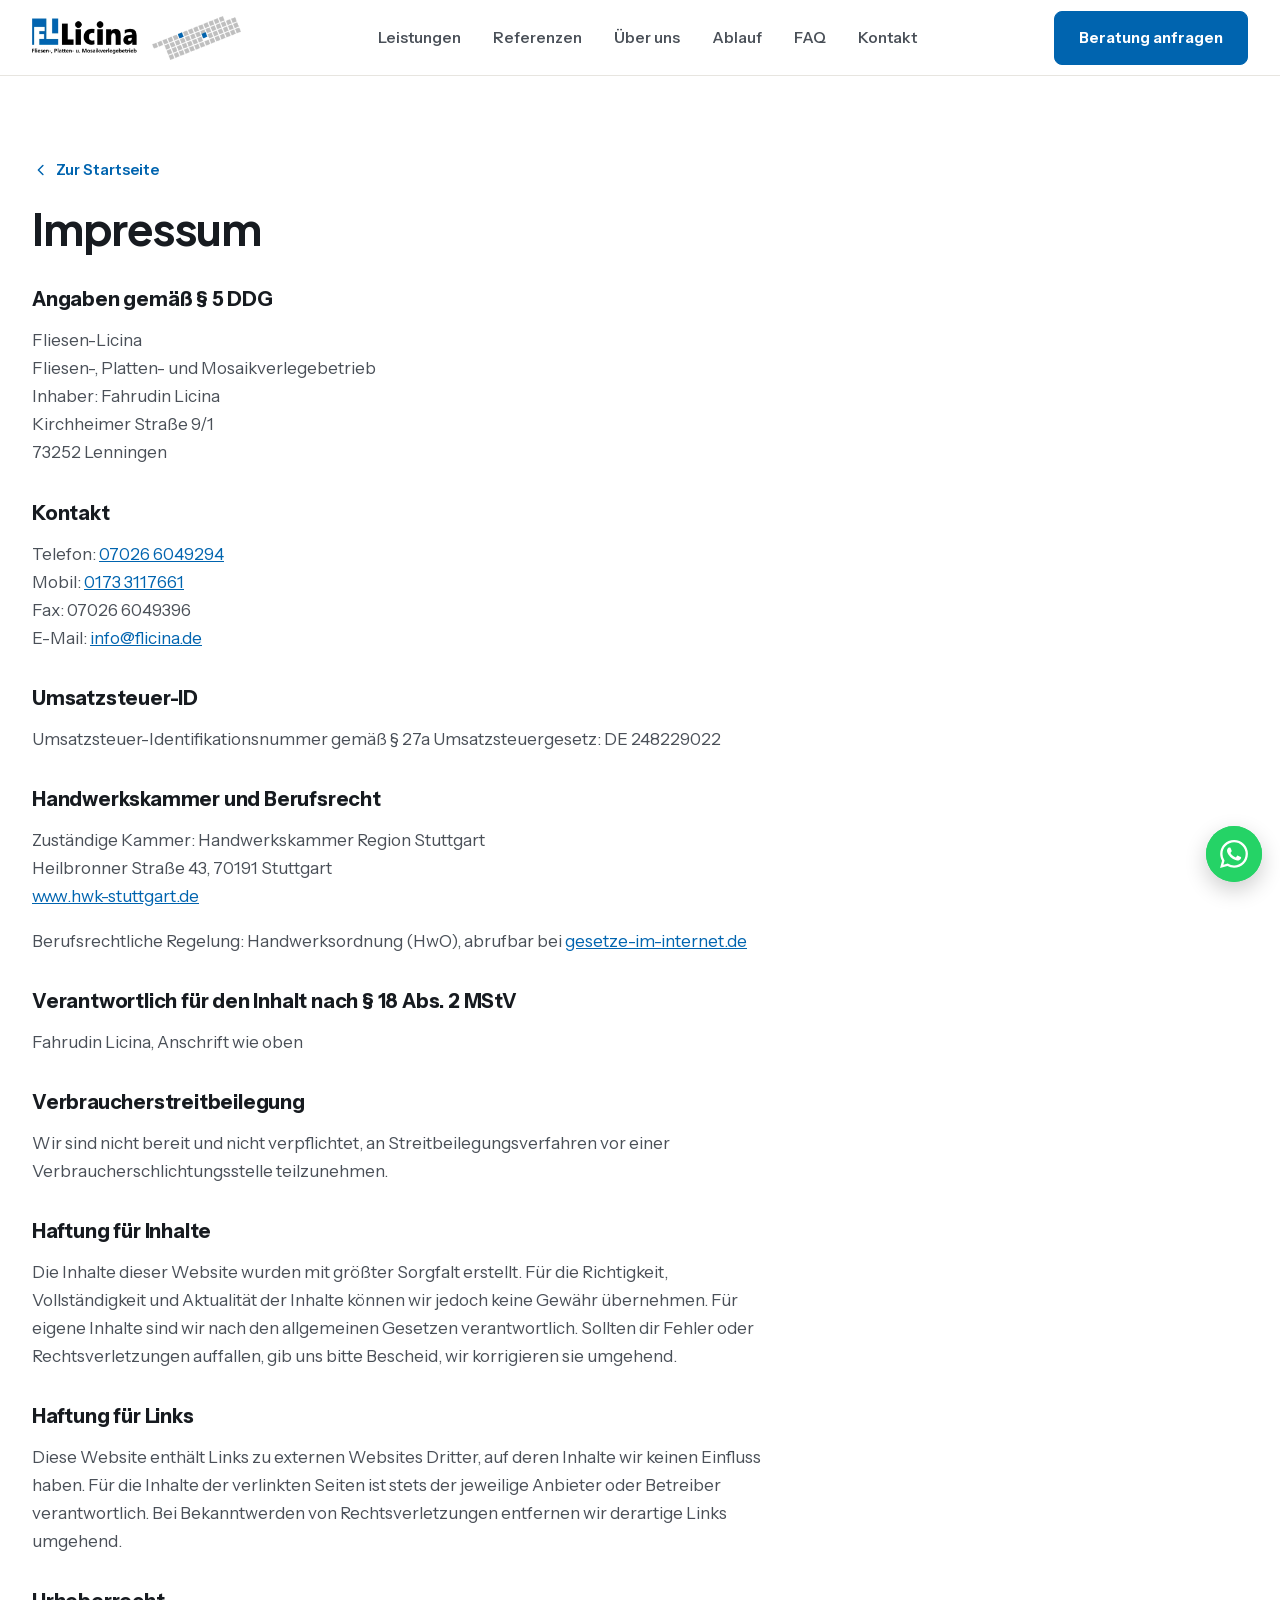
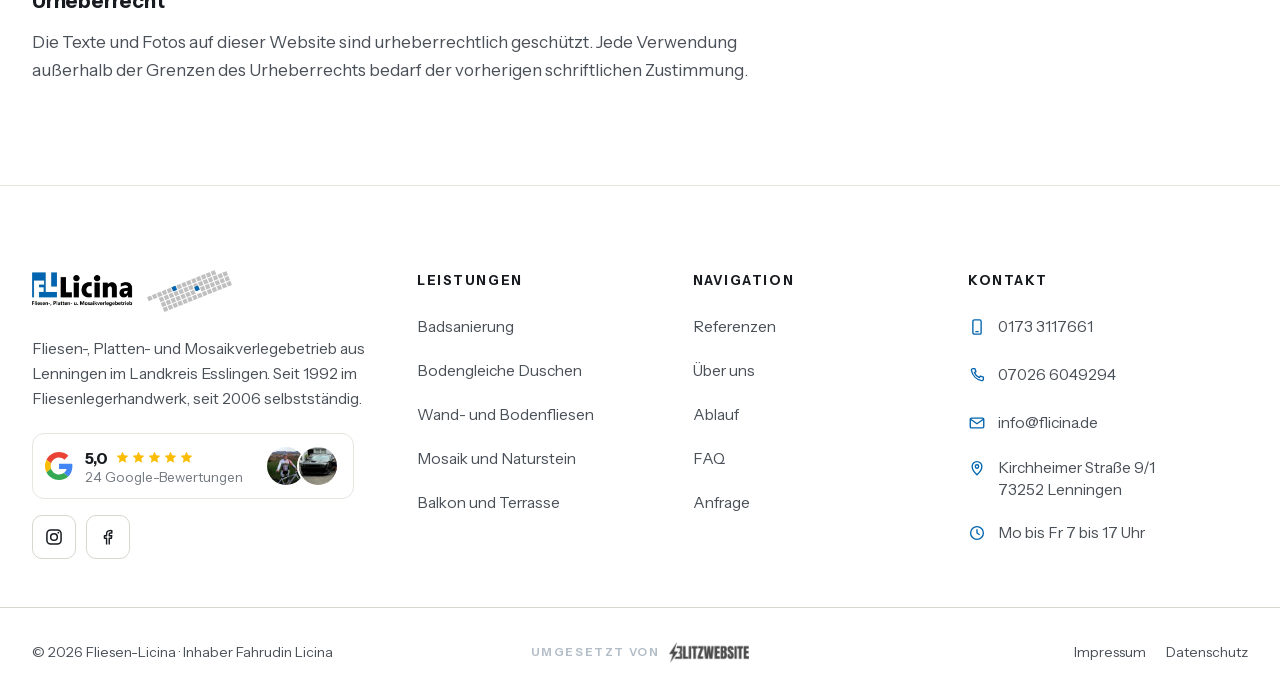
<file: impressum/index.html>
<!doctype html>
<html lang="de">
<head>
  <meta charset="utf-8">
  <meta name="viewport" content="width=device-width, initial-scale=1, viewport-fit=cover">
  <meta name="robots" content="noindex,follow">
  <meta name="color-scheme" content="light only">
  <meta name="theme-color" content="#ffffff">
  <title>Impressum | Fliesen-Licina</title>
  <meta name="description" content="Impressum von Fliesen-Licina, Fliesen-, Platten- und Mosaikverlegebetrieb in Lenningen.">
  <meta property="og:type" content="website">
  <meta property="og:locale" content="de_DE">
  <meta property="og:site_name" content="Fliesen-Licina">
  <meta property="og:title" content="Impressum | Fliesen-Licina">
  <meta property="og:image" content="https://www.flicina.de/img/og-fliesen-licina-blau.jpg">
  <meta property="og:image:width" content="1200">
  <meta property="og:image:height" content="630">
  <meta name="twitter:card" content="summary_large_image">
  <link rel="canonical" href="https://www.flicina.de/impressum/">
  <link rel="icon" href="../favicon.svg?v=3" type="image/svg+xml">
  <link rel="icon" href="../favicon.ico?v=2" sizes="48x48">
  <link rel="icon" type="image/png" sizes="32x32" href="../favicon-32.png?v=2">
  <link rel="icon" type="image/png" sizes="16x16" href="../favicon-16.png?v=2">
  <link rel="apple-touch-icon" href="../apple-touch-icon.png?v=2">
  <link rel="stylesheet" href="../styles.css?v=1792088191">
  <script>document.documentElement.classList.add('js');document.documentElement.style.setProperty('--vh1', innerHeight / 100 + 'px');</script>
</head>
<body class="sub-page">
  <svg width="0" height="0" style="position:absolute" aria-hidden="true" focusable="false">
    <symbol id="i-phone" viewBox="0 0 24 24"><path d="M6.6 3.5h2.6l1.4 4.1-2 1.3a12 12 0 0 0 6.5 6.5l1.3-2 4.1 1.4v2.6a2 2 0 0 1-2.2 2A17 17 0 0 1 4.6 5.7a2 2 0 0 1 2-2.2Z" fill="none" stroke="currentColor" stroke-width="1.8" stroke-linejoin="round"/></symbol>
    <symbol id="i-mobile" viewBox="0 0 24 24"><rect x="6.5" y="2.5" width="11" height="19" rx="2" fill="none" stroke="currentColor" stroke-width="1.8"/><path d="M10.5 18.2h3" fill="none" stroke="currentColor" stroke-width="1.8" stroke-linecap="round"/></symbol>
    <symbol id="i-mail" viewBox="0 0 24 24"><rect x="3" y="5.5" width="18" height="13" rx="1.5" fill="none" stroke="currentColor" stroke-width="1.8"/><path d="m3.5 7 8.5 6 8.5-6" fill="none" stroke="currentColor" stroke-width="1.8"/></symbol>
    <symbol id="i-pin" viewBox="0 0 24 24"><path d="M12 21s-6.5-6-6.5-11a6.5 6.5 0 0 1 13 0c0 5-6.5 11-6.5 11Z" fill="none" stroke="currentColor" stroke-width="1.8"/><circle cx="12" cy="10" r="2.3" fill="none" stroke="currentColor" stroke-width="1.8"/></symbol>
    <symbol id="i-clock" viewBox="0 0 24 24"><circle cx="12" cy="12" r="8.5" fill="none" stroke="currentColor" stroke-width="1.8"/><path d="M12 7.5V12l3 2" fill="none" stroke="currentColor" stroke-width="1.8" stroke-linecap="round"/></symbol>
    <symbol id="i-check" viewBox="0 0 24 24"><path d="m5 12.5 4.2 4.2L19 7" fill="none" stroke="currentColor" stroke-width="2.2" stroke-linecap="round" stroke-linejoin="round"/></symbol>
    <symbol id="i-arrow" viewBox="0 0 24 24"><path d="M5 12h13m-5-5 5 5-5 5" fill="none" stroke="currentColor" stroke-width="2" stroke-linecap="round" stroke-linejoin="round"/></symbol>
    <symbol id="i-left" viewBox="0 0 24 24"><path d="m14.5 6-6 6 6 6" fill="none" stroke="currentColor" stroke-width="2" stroke-linecap="round" stroke-linejoin="round"/></symbol>
    <symbol id="i-right" viewBox="0 0 24 24"><path d="m9.5 6 6 6-6 6" fill="none" stroke="currentColor" stroke-width="2" stroke-linecap="round" stroke-linejoin="round"/></symbol>
    <symbol id="i-close" viewBox="0 0 24 24"><path d="M6 6l12 12M18 6 6 18" fill="none" stroke="currentColor" stroke-width="2" stroke-linecap="round"/></symbol>
    <symbol id="i-plus" viewBox="0 0 24 24"><path d="M12 5v14M5 12h14" fill="none" stroke="currentColor" stroke-width="2" stroke-linecap="round"/></symbol>
    <symbol id="i-measure" viewBox="0 0 24 24"><path d="M3.5 15.5 15.5 3.5l5 5-12 12z" fill="none" stroke="currentColor" stroke-width="1.8" stroke-linejoin="round"/><path d="m7 12 2 2m1-5 1.5 1.5M13 6l2 2" fill="none" stroke="currentColor" stroke-width="1.8" stroke-linecap="round"/></symbol>
    <symbol id="i-layers" viewBox="0 0 24 24"><path d="m12 3.5 9 4.5-9 4.5L3 8z" fill="none" stroke="currentColor" stroke-width="1.8" stroke-linejoin="round"/><path d="m3 12 9 4.5 9-4.5M3 16l9 4.5 9-4.5" fill="none" stroke="currentColor" stroke-width="1.8" stroke-linejoin="round"/></symbol>
    <symbol id="i-calendar" viewBox="0 0 24 24"><rect x="3.5" y="5" width="17" height="15" rx="1.5" fill="none" stroke="currentColor" stroke-width="1.8"/><path d="M3.5 9.5h17M8 3v4m8-4v4m-7.5 7 2.5 2.5 4.5-4.5" fill="none" stroke="currentColor" stroke-width="1.8" stroke-linecap="round" stroke-linejoin="round"/></symbol>
    <symbol id="i-hammer" viewBox="0 0 24 24"><path d="m15 12-8.4 8.4a2.1 2.1 0 0 1-3-3L12 9M18 15l4-4" fill="none" stroke="currentColor" stroke-width="1.8" stroke-linecap="round" stroke-linejoin="round"/><path d="m21.5 11.5-1.9-1.9a2 2 0 0 1-.6-1.4V7l-2.3-1.1a6 6 0 0 0-2.6-.6H8.5l.9.9a6 6 0 0 1 1.8 4.3v.5l2 2h1.2a2 2 0 0 1 1.4.6l1.7 1.9" fill="none" stroke="currentColor" stroke-width="1.8" stroke-linecap="round" stroke-linejoin="round"/></symbol>
    <symbol id="i-stairs" viewBox="0 0 24 24"><path d="M3.5 20.5h17V4.5h-4.5v4h-4v4h-4v4h-4.5z" fill="none" stroke="currentColor" stroke-width="1.8" stroke-linejoin="round"/></symbol>
    <symbol id="i-wrench" viewBox="0 0 24 24"><path d="M14.7 6.3a1 1 0 0 0 0 1.4l1.6 1.6a1 1 0 0 0 1.4 0l3.8-3.8a6 6 0 0 1-7.9 7.9l-6.9 6.9a2.1 2.1 0 0 1-3-3l6.9-6.9a6 6 0 0 1 7.9-7.9l-3.8 3.8z" fill="none" stroke="currentColor" stroke-width="1.8" stroke-linecap="round" stroke-linejoin="round"/></symbol>
    <symbol id="i-chat" viewBox="0 0 24 24"><path d="M4 5.5h16v10.5H10l-4.5 3.5V16H4z" fill="none" stroke="currentColor" stroke-width="1.8" stroke-linejoin="round"/><path d="M8 9.5h8M8 12.5h5" fill="none" stroke="currentColor" stroke-width="1.8" stroke-linecap="round"/></symbol>
    <symbol id="i-person" viewBox="0 0 24 24"><circle cx="12" cy="8" r="4" fill="none" stroke="currentColor" stroke-width="1.8"/><path d="M4.5 20.5a7.5 7.5 0 0 1 15 0" fill="none" stroke="currentColor" stroke-width="1.8" stroke-linecap="round"/></symbol>
    <symbol id="i-wa" viewBox="0 0 24 24"><path fill="currentColor" d="M17.472 14.382c-.297-.149-1.758-.867-2.03-.967-.273-.099-.471-.148-.67.15-.197.297-.767.966-.94 1.164-.173.199-.347.223-.644.075-.297-.15-1.255-.463-2.39-1.475-.883-.788-1.48-1.761-1.653-2.059-.173-.297-.018-.458.13-.606.134-.133.298-.347.446-.52.149-.174.198-.298.298-.497.099-.198.05-.371-.025-.52-.075-.149-.669-1.612-.916-2.207-.242-.579-.487-.5-.669-.51-.173-.008-.371-.01-.57-.01-.198 0-.52.074-.792.372-.272.297-1.04 1.016-1.04 2.479 0 1.462 1.065 2.875 1.213 3.074.149.198 2.096 3.2 5.077 4.487.709.306 1.262.489 1.694.625.712.227 1.36.195 1.871.118.571-.085 1.758-.719 2.006-1.413.248-.694.248-1.289.173-1.413-.074-.124-.272-.198-.57-.347m-5.421 7.403h-.004a9.87 9.87 0 0 1-5.031-1.378l-.361-.214-3.741.982.998-3.648-.235-.374a9.86 9.86 0 0 1-1.51-5.26c.001-5.45 4.436-9.884 9.888-9.884 2.64 0 5.122 1.03 6.988 2.898a9.825 9.825 0 0 1 2.893 6.994c-.003 5.45-4.437 9.884-9.885 9.884m8.413-18.297A11.815 11.815 0 0 0 12.05 0C5.495 0 .16 5.335.157 11.892c0 2.096.547 4.142 1.588 5.945L.057 24l6.305-1.654a11.882 11.882 0 0 0 5.683 1.448h.005c6.554 0 11.89-5.335 11.893-11.893a11.821 11.821 0 0 0-3.48-8.413Z"/></symbol>
    <symbol id="i-google" viewBox="0 0 48 48"><path fill="#EA4335" d="M24 9.5c3.54 0 6.71 1.22 9.21 3.6l6.85-6.85C35.9 2.38 30.47 0 24 0 14.62 0 6.51 5.38 2.56 13.22l7.98 6.19C12.43 13.72 17.74 9.5 24 9.5z"/><path fill="#4285F4" d="M46.98 24.55c0-1.57-.15-3.09-.38-4.55H24v9.02h12.94c-.58 2.96-2.26 5.48-4.78 7.18l7.73 6c4.51-4.18 7.09-10.36 7.09-17.65z"/><path fill="#FBBC05" d="M10.53 28.59c-.48-1.45-.76-2.99-.76-4.59s.27-3.14.76-4.59l-7.98-6.19C.92 16.46 0 20.12 0 24c0 3.88.92 7.54 2.56 10.78l7.97-6.19z"/><path fill="#34A853" d="M24 48c6.48 0 11.93-2.13 15.89-5.81l-7.73-6c-2.15 1.45-4.92 2.3-8.16 2.3-6.26 0-11.57-4.22-13.47-9.91l-7.98 6.19C6.51 42.62 14.62 48 24 48z"/></symbol>
    <symbol id="i-star" viewBox="0 0 24 24"><path d="m12 2.6 2.84 5.97 6.55.82-4.83 4.5 1.25 6.49L12 17.2l-5.81 3.18 1.25-6.49-4.83-4.5 6.55-.82z" fill="currentColor"/></symbol>
    <symbol id="i-insta" viewBox="0 0 24 24"><rect x="3.5" y="3.5" width="17" height="17" rx="4.5" fill="none" stroke="currentColor" stroke-width="1.8"/><circle cx="12" cy="12" r="4" fill="none" stroke="currentColor" stroke-width="1.8"/><circle cx="17.2" cy="6.8" r="1.1" fill="currentColor"/></symbol>
    <symbol id="i-fb" viewBox="0 0 24 24"><path d="M13.5 21v-7.5h2.6l.4-3h-3V8.6c0-.9.3-1.5 1.5-1.5h1.6V4.4a21 21 0 0 0-2.4-.1c-2.3 0-3.9 1.4-3.9 4v2.2H7.7v3h2.6V21" fill="none" stroke="currentColor" stroke-width="1.7" stroke-linejoin="round"/></symbol>
  </svg>

  <a class="skip" href="#main">Zum Inhalt springen</a>

  <header class="nav" id="nav">
    <div class="wrap nav__in">
      <a class="brand" href="../" aria-label="Fliesen-Licina, zur Startseite">
        <img src="../img/logo-licina.webp" alt="Fliesen-Licina Logo" width="714" height="150" decoding="async">
        <img class="brand__hell" src="../img/logo-licina-hell.webp" alt="" width="714" height="150" decoding="async" aria-hidden="true">
      </a>
      <nav class="nav__links" aria-label="Hauptnavigation">
        <a href="../#leistungen">Leistungen</a>
        <a href="../#referenzen">Referenzen</a>
        <a href="../#ueber-uns">Über uns</a>
        <a href="../#ablauf">Ablauf</a>
        <a href="../#faq">FAQ</a>
        <a href="../#kontakt">Kontakt</a>
      </nav>
      <div class="nav__cta">
        <a class="btn btn--pri btn--sm" href="../#anfrage">Beratung anfragen</a>
        <button class="burger" id="burger" type="button" aria-label="Menü öffnen" aria-expanded="false" aria-controls="mmenu"><span></span><span></span><span></span></button>
      </div>
    </div>
  </header>

  <div class="mmenu" id="mmenu" hidden>
    <nav class="mmenu__in" aria-label="Mobile Navigation">
      <a href="../#leistungen">Leistungen<svg class="ic" aria-hidden="true"><use href="#i-right"/></svg></a>
      <a href="../#referenzen">Referenzen<svg class="ic" aria-hidden="true"><use href="#i-right"/></svg></a>
      <a href="../#ueber-uns">Über uns<svg class="ic" aria-hidden="true"><use href="#i-right"/></svg></a>
      <a href="../#ablauf">Ablauf<svg class="ic" aria-hidden="true"><use href="#i-right"/></svg></a>
      <a href="../#faq">FAQ<svg class="ic" aria-hidden="true"><use href="#i-right"/></svg></a>
      <a href="../#kontakt">Kontakt<svg class="ic" aria-hidden="true"><use href="#i-right"/></svg></a>
      <div class="mmenu__call">
        <span class="status" data-status><i></i><span>Mo bis Fr 7 bis 17 Uhr erreichbar</span></span>
        <a class="mmenu__tel" href="tel:+491733117661"><span class="mmenu__ic"><svg class="ic"><use href="#i-phone"/></svg></span>0173 3117661</a>
        <a class="btn btn--pri btn--block" href="../#anfrage">Beratung anfragen<svg class="ic ic--arr"><use href="#i-arrow"/></svg></a>
      </div>
    </nav>
  </div>

  <main id="main" class="legal">
    <div class="wrap legal__in">
      <a class="legal__back" href="../"><svg class="ic"><use href="#i-left"/></svg>Zur Startseite</a>
      <h1 class="h2">Impressum</h1>
      <div class="legal__body">

        <h2>Angaben gemäß §&nbsp;5&nbsp;DDG</h2>
        <p>Fliesen-Licina<br>Fliesen-, Platten- und Mosaikverlegebetrieb<br>Inhaber: Fahrudin Licina<br>Kirchheimer Straße 9/1<br>73252 Lenningen</p>
        <h2>Kontakt</h2>
        <p>Telefon: <a href="tel:+4970266049294">07026&nbsp;6049294</a><br>Mobil: <a href="tel:+491733117661">0173&nbsp;3117661</a><br>Fax: 07026&nbsp;6049396<br>E-Mail: <!--email_off--><a href="mailto:info@flicina.de">info@flicina.de</a><!--/email_off--></p>
        <h2>Umsatzsteuer-ID</h2>
        <p>Umsatzsteuer-Identifikationsnummer gemäß §&nbsp;27a Umsatzsteuergesetz: DE&nbsp;248229022</p>
        <h2>Handwerkskammer und Berufsrecht</h2>
        <p>Zuständige Kammer: Handwerkskammer Region Stuttgart<br>Heilbronner Straße 43, 70191&nbsp;Stuttgart<br><a href="https://www.hwk-stuttgart.de" target="_blank" rel="noopener">www.hwk-stuttgart.de</a></p>
        <p>Berufsrechtliche Regelung: Handwerksordnung (HwO), abrufbar bei <a href="https://www.gesetze-im-internet.de/hwo/" target="_blank" rel="noopener">gesetze-im-internet.de</a></p>
        <h2>Verantwortlich für den Inhalt nach §&nbsp;18 Abs.&nbsp;2&nbsp;MStV</h2>
        <p>Fahrudin Licina, Anschrift wie oben</p>
        <h2>Verbraucherstreitbeilegung</h2>
        <p>Wir sind nicht bereit und nicht verpflichtet, an Streitbeilegungsverfahren vor einer Verbraucherschlichtungsstelle teilzunehmen.</p>
        <h2>Haftung für Inhalte</h2>
        <p>Die Inhalte dieser Website wurden mit größter Sorgfalt erstellt. Für die Richtigkeit, Vollständigkeit und Aktualität der Inhalte können wir jedoch keine Gewähr übernehmen. Für eigene Inhalte sind wir nach den allgemeinen Gesetzen verantwortlich. Sollten dir Fehler oder Rechtsverletzungen auffallen, gib uns bitte Bescheid, wir korrigieren sie umgehend.</p>
        <h2>Haftung für Links</h2>
        <p>Diese Website enthält Links zu externen Websites Dritter, auf deren Inhalte wir keinen Einfluss haben. Für die Inhalte der verlinkten Seiten ist stets der jeweilige Anbieter oder Betreiber verantwortlich. Bei Bekanntwerden von Rechtsverletzungen entfernen wir derartige Links umgehend.</p>
        <h2>Urheberrecht</h2>
        <p>Die Texte und Fotos auf dieser Website sind urheberrechtlich geschützt. Jede Verwendung außerhalb der Grenzen des Urheberrechts bedarf der vorherigen schriftlichen Zustimmung.</p>

      </div>
    </div>
  </main>

  <footer class="foot">
    <div class="wrap foot__grid">
      <div class="foot__brand">
        <a class="foot__logo" href="../" aria-label="Fliesen-Licina, zur Startseite"><img src="../img/logo-licina.webp" alt="Fliesen-Licina" width="714" height="150" loading="lazy" decoding="async"></a>
        <p>Fliesen-, Platten- und Mosaikverlegebetrieb aus Lenningen im Landkreis Esslingen. Seit 1992 im Fliesenlegerhandwerk, seit 2006&nbsp;selbstständig.</p>
        <a class="gtrust" href="https://www.google.com/maps/place/Fliesen-Licina/@48.5595738,9.4648677,17z/data=!4m8!3m7!1s0x479991266a2a1b4f:0x8fcee5f7016ab7fa!8m2!3d48.5595738!4d9.4648677!9m1!1b1!16s%2Fg%2F11fxx22wb1" target="_blank" rel="noopener"><svg class="gtrust__g" aria-hidden="true"><use href="#i-google"/></svg><span class="gtrust__txt"><span class="gtrust__top"><b>5,0</b><span class="gtrust__stars" aria-hidden="true"><svg class="ic"><use href="#i-star"/></svg><svg class="ic"><use href="#i-star"/></svg><svg class="ic"><use href="#i-star"/></svg><svg class="ic"><use href="#i-star"/></svg><svg class="ic"><use href="#i-star"/></svg></span></span><span class="gtrust__sub">24 Google-Bewertungen</span></span><span class="gtrust__faces" aria-hidden="true"><img src="../img/google-bewerter-1.webp" alt="" width="96" height="96" loading="lazy" decoding="async"><img src="../img/google-bewerter-3.webp" alt="" width="96" height="96" loading="lazy" decoding="async"></span></a>
        <div class="foot__social">
          <a href="https://www.instagram.com/fliesen_licina/" target="_blank" rel="noopener" aria-label="Fliesen-Licina auf Instagram"><svg class="ic"><use href="#i-insta"/></svg></a>
          <a href="https://www.facebook.com/profile.php?id=100066318592800" target="_blank" rel="noopener" aria-label="Fliesen-Licina auf Facebook"><svg class="ic"><use href="#i-fb"/></svg></a>
        </div>
      </div>
      <div>
        <p class="foot__h">Leistungen</p>
        <ul class="foot__list">
          <li><a href="../#badsanierung">Badsanierung</a></li>
          <li><a href="../#bodengleiche-dusche">Bodengleiche Duschen</a></li>
          <li><a href="../#leistungen">Wand- und Bodenfliesen</a></li>
          <li><a href="../#mosaik">Mosaik und Naturstein</a></li>
          <li><a href="../#balkon-terrasse">Balkon und Terrasse</a></li>
        </ul>
      </div>
      <div>
        <p class="foot__h">Navigation</p>
        <ul class="foot__list">
          <li><a href="../#referenzen">Referenzen</a></li>
          <li><a href="../#ueber-uns">Über uns</a></li>
          <li><a href="../#ablauf">Ablauf</a></li>
          <li><a href="../#faq">FAQ</a></li>
          <li><a href="../#anfrage">Anfrage</a></li>
        </ul>
      </div>
      <div>
        <p class="foot__h">Kontakt</p>
        <address class="foot__contact">
          <a href="tel:+491733117661"><svg class="ic"><use href="#i-mobile"/></svg>0173 3117661</a>
          <a href="tel:+4970266049294"><svg class="ic"><use href="#i-phone"/></svg>07026 6049294</a>
          <!--email_off--><a href="mailto:info@flicina.de"><svg class="ic"><use href="#i-mail"/></svg>info@flicina.de</a><!--/email_off-->
          <span><svg class="ic"><use href="#i-pin"/></svg>Kirchheimer Straße 9/1<br>73252 Lenningen</span>
          <span><svg class="ic"><use href="#i-clock"/></svg>Mo bis Fr 7 bis 17&nbsp;Uhr</span>
        </address>
      </div>
    </div>
    <div class="wrap foot__bar">
      <p>© <span data-year>2026</span> Fliesen-Licina · Inhaber Fahrudin&nbsp;Licina</p>
      <a class="madeby" href="https://blitzwebsite.de" target="_blank" rel="noopener"><span>Umgesetzt von</span><img src="../img/blitzwebsite-logo-gelb-schwarz.webp" alt="Blitzwebsite" width="360" height="95" loading="lazy" decoding="async"></a>
      <p class="foot__legal"><a href="../impressum/">Impressum</a><a href="../datenschutz/">Datenschutz</a></p>
    </div>
  </footer>

  <a class="wa" href="https://wa.me/491733117661?text=Hallo%20Fliesen-Licina%2C%20ich%20interessiere%20mich%20f%C3%BCr%20" target="_blank" rel="noopener" aria-label="WhatsApp an Fliesen-Licina"><svg class="ic"><use href="#i-wa"/></svg></a>

  <script src="../app.js?v=1792005526" defer></script>
</body>
</html>
</file>
<file: styles.css>
/* Fliesen-Licina, Lenningen. Konzept "Fliesenspiegel": Fotos als Fliesen mit feiner Fuge, Mosaik-Akzente in Logo-Blau. */
@font-face { font-family: 'Inter'; src: url('fonts/inter-var.woff2') format('woff2'); font-weight: 100 900; font-style: normal; font-display: swap; }

:root {
  color-scheme: light only;
  --blue: #0064af;          /* exakt aus dem Logo */
  --blue-d: #00528f;
  --blue-l: #e7f0f8;
  --blue-on-dark: #5aa9e8;
  --ink: #111417;
  --ink-2: #434a53;
  --mute: #66707a;
  --line: #dbe1e7;
  --grey: #f0f3f6;
  --grey-2: #e6eaee;
  --tile: #c3c8cd;          /* Mosaik-Grau, Logo #BFBFBF leicht kühler */
  --dark: #121619;
  --dark-2: #1b2025;
  --white: #fff;
  --wrap: 1240px;
  --pad: clamp(16px, 4vw, 32px);
  --nav-h: 76px;
  --r: 3px;
  --fuge: 6px;
  --fs-text: 17px;
  --fs-small: 16px;
  --sans: 'Inter', system-ui, -apple-system, 'Segoe UI', Roboto, Arial, sans-serif;
}

*, *::before, *::after { box-sizing: border-box; }
html { -webkit-text-size-adjust: 100%; text-size-adjust: 100%; scroll-padding-top: calc(var(--nav-h) + 8px); overflow-x: clip; overflow-anchor: none; }
body { margin: 0; font-family: var(--sans); font-size: 17px; line-height: 1.6; color: var(--ink); background: var(--white); overflow-x: clip; overflow-anchor: none; -webkit-font-smoothing: antialiased; font-feature-settings: 'cv11', 'ss01'; }
img { display: block; max-width: 100%; height: auto; }
a { color: inherit; }
button, input, textarea, select { font: inherit; color: inherit; }
figure { margin: 0; }
p { margin: 0 0 1em; }
p:last-child { margin-bottom: 0; }
h1, h2, h3 { margin: 0; }
ul, ol { margin: 0; padding: 0; list-style: none; }
:focus-visible { outline: 2px solid var(--blue); outline-offset: 3px; }
.ic { width: 20px; height: 20px; flex: none; }

.skip { position: absolute; left: 12px; top: -70px; display: inline-flex; align-items: center; min-height: 54px; z-index: 100; padding: 10px 16px; background: var(--ink); color: #fff; border-radius: var(--r); text-decoration: none; }
.skip:focus { top: 12px; }

.wrap { width: 100%; max-width: calc(var(--wrap) + 2 * var(--pad)); margin-inline: auto; padding-inline: var(--pad); }

/* ---------- Typo ---------- */
.kicker { margin: 0 0 14px; font-size: 15px; font-weight: 650; line-height: 1.3; color: var(--blue); }
.h1 { font-size: clamp(38px, 4.5vw, 66px); line-height: 1.04; font-weight: 800; letter-spacing: -0.03em; text-wrap: balance; }
.h2 { font-size: clamp(30px, 3.1vw, 44px); line-height: 1.1; font-weight: 780; letter-spacing: -0.025em; text-wrap: balance; }
.h3 { font-size: 19px; line-height: 1.3; font-weight: 700; letter-spacing: -0.01em; text-wrap: balance; }
h1, h2, h3 { hyphens: none; -webkit-hyphens: none; overflow-wrap: normal; word-break: normal; }
/* Kunde 06.10.: Akzentwort in derselben Schrift wie die Headline, nur blau */
.em { font-style: normal; color: var(--blue); }
.sub { font-size: 18px; max-width: 62ch; line-height: 1.6; color: var(--ink-2); }
.head { max-width: 780px; margin: 0 auto clamp(40px, 5vw, 56px); text-align: center; }
.head .h2 + .sub { margin-top: 16px; margin-inline: auto; }

/* ---------- Buttons ---------- */
.btn { display: inline-flex; align-items: center; justify-content: center; gap: 10px; min-height: 54px; padding: 0 22px; border: 1.5px solid transparent; border-radius: 5px; font-size: 16px; font-weight: 700; letter-spacing: -0.005em; line-height: 1.2; text-decoration: none; white-space: nowrap; cursor: pointer; transition: background-color .25s, border-color .25s, color .25s, box-shadow .3s, translate .3s; }
.btn--sm { min-height: 44px; padding: 0 18px; font-size: 15px; }
.btn--lg { min-height: 54px; padding: 0 26px; font-size: 16.5px; }
.btn--block { width: 100%; }
/* Kunde 06.10.: keine Glanz-Effekte, Buttons flach */
/* Maxim 06.10.: Buttons wirkten platt/komisch; flach bleibt (kein Glanz), aber mit sauberer Tiefe */
.btn--pri { color: #fff; background: var(--blue); border-color: var(--blue); box-shadow: 0 1px 2px rgba(0, 40, 80, .18), 0 10px 20px -12px rgba(0, 100, 175, .75); }
.btn--pri:hover { background: var(--blue-d); border-color: var(--blue-d); box-shadow: 0 1px 2px rgba(0, 40, 80, .2), 0 14px 26px -12px rgba(0, 100, 175, .8); translate: 0 -1px; }
.btn--pri:active { translate: none; box-shadow: 0 1px 2px rgba(0, 40, 80, .2); }
.btn--ghost { background: #fff; color: var(--ink); border-color: #c2cad2; }
.btn--ghost:hover { border-color: var(--blue); color: var(--blue); }
.btn--white { background: #fff; color: var(--blue); }
.btn--white:hover { background: var(--blue-l); }
.btn .ic { width: 19px; height: 19px; }
.ic--arr { transition: transform .2s; }
.btn:hover .ic--arr { transform: translateX(3px); }

/* ---------- Header ---------- */
.nav { position: fixed; inset: 0 0 auto; z-index: 50; height: var(--nav-h); background: #fff; border-bottom: 1px solid transparent; transition: background-color .35s, border-color .35s, box-shadow .35s; }
.nav.is-scrolled, .nav.menu-open { border-bottom-color: var(--line); box-shadow: 0 6px 24px rgba(17, 20, 23, .06); }
/* Maxim 06.10.: Header beim Scrollen gläsern. Nur ein leichter Blur (12px), damit das Scrollen am Handy flüssig bleibt */
@supports ((-webkit-backdrop-filter: blur(1px)) or (backdrop-filter: blur(1px))) {
  .nav.is-scrolled:not(.menu-open) { background: rgba(255, 255, 255, .86); border-bottom-color: rgba(17, 20, 23, .08); -webkit-backdrop-filter: blur(14px) saturate(1.8); backdrop-filter: blur(14px) saturate(1.8); }
}
.nav__in { display: flex; align-items: center; justify-content: space-between; gap: 24px; height: 100%; }
.brand { display: flex; align-items: center; min-height: 48px; flex: none; }
.brand img { height: 44px; width: auto; }
.brand .brand__hell { display: none; }
.nav__links { display: none; gap: 30px; }
.nav__links a { font-size: 15.5px; font-weight: 550; text-decoration: none; color: var(--ink-2); transition: color .2s; }
.nav__links a:hover { color: var(--blue); }
/* Maxim 06.10.: aktiver Reiter beim Scrollen markiert */
.nav__links a { position: relative; display: inline-flex; align-items: center; min-height: 44px; }
.nav__links a::after { content: ''; position: absolute; left: 0; right: 0; bottom: 6px; height: 2px; background: var(--blue); border-radius: 2px; transform: scaleX(0); transition: transform .35s cubic-bezier(.4, 0, .2, 1); }
.nav__links a.is-active { color: var(--blue); }
.nav__links a.is-active::after { transform: scaleX(1); }
.mmenu__in > a.is-active { color: var(--blue); }
.nav__cta { display: flex; align-items: center; gap: 14px; }
.nav__cta .btn { display: none; }
.burger { display: inline-flex; flex-direction: column; justify-content: center; gap: 5px; width: 48px; height: 48px; padding: 0 12px; margin-right: -10px; background: none; border: 0; cursor: pointer; }
.burger span { display: block; height: 2px; background: var(--ink); border-radius: 1px; transition: transform .25s, opacity .2s; }
.burger[aria-expanded="true"] span:nth-child(1) { transform: translateY(7px) rotate(45deg); }
.burger[aria-expanded="true"] span:nth-child(2) { opacity: 0; }
.burger[aria-expanded="true"] span:nth-child(3) { transform: translateY(-7px) rotate(-45deg); }
@media (min-width: 640px) { .nav__cta .btn { display: inline-flex; } }
@media (min-width: 1100px) { .nav__links { display: flex; } .burger { display: none; } .brand img { height: 48px; } }
@media (max-width: 639px) { :root { --nav-h: 64px; } .brand img { height: 38px; } }

/* ---------- Handymenü ---------- */
.mmenu { position: fixed; inset: var(--nav-h) 0 0; z-index: 49; background: rgba(13, 16, 19, .5); opacity: 0; transition: opacity .25s; }
.mmenu[hidden] { display: none; }
.mmenu.is-open { opacity: 1; }
.mmenu__in { max-height: 100%; overflow: auto; padding: 8px var(--pad) 18px; background: #fff; border-radius: 0 0 16px 16px; box-shadow: 0 24px 50px rgba(0, 0, 0, .2); transform: translateY(-12px); transition: transform .32s cubic-bezier(.2, .7, .2, 1); }
.mmenu.is-open .mmenu__in { transform: none; }
.mmenu__in > a { display: flex; align-items: center; justify-content: space-between; gap: 14px; min-height: 58px; font-size: 21px; font-weight: 750; letter-spacing: -0.015em; color: var(--ink); text-decoration: none; border-bottom: 1px solid var(--grey-2); opacity: 0; transform: translateX(-12px); transition: opacity .3s, transform .38s cubic-bezier(.2, .7, .2, 1), color .2s; }
.mmenu__in > a .ic { flex: none; width: 34px; height: 34px; padding: 8px; color: var(--blue); background: var(--blue-l); border-radius: 50%; transition: background-color .2s, color .2s; }
.mmenu__in > a:hover, .mmenu__in > a:active { color: var(--blue); }
.mmenu__in > a:hover .ic, .mmenu__in > a:active .ic { color: #fff; background: var(--blue); }
.mmenu.is-open .mmenu__in > a { opacity: 1; transform: none; }
.mmenu.is-open .mmenu__in > a:nth-child(2) { transition-delay: .03s; }
.mmenu.is-open .mmenu__in > a:nth-child(3) { transition-delay: .06s; }
.mmenu.is-open .mmenu__in > a:nth-child(4) { transition-delay: .09s; }
.mmenu.is-open .mmenu__in > a:nth-child(5) { transition-delay: .12s; }
.mmenu.is-open .mmenu__in > a:nth-child(6) { transition-delay: .15s; }
.mmenu__call { display: grid; gap: 12px; margin-top: 14px; padding: 18px; background: var(--grey); border-radius: 12px; }
.mmenu__tel { display: inline-flex; align-items: center; gap: 12px; min-height: 48px; font-size: 24px; font-weight: 800; letter-spacing: -0.02em; color: var(--ink); text-decoration: none; white-space: nowrap; }
.mmenu__ic { display: inline-grid; place-items: center; width: 40px; height: 40px; color: #fff; background: var(--blue); border-radius: 3px; }
.mmenu__ic .ic { width: 20px; height: 20px; }
@media (min-width: 640px) { .mmenu__in { max-width: 440px; margin-left: auto; border-radius: 0 0 0 16px; } }

/* ---------- Erreichbarkeit + Visitenkarte ---------- */
.status { display: inline-flex; align-items: center; gap: 9px; margin: 0; font-size: 14.5px; font-weight: 600; line-height: 1.3; color: var(--ink-2); }
.status i { flex: none; width: 8px; height: 8px; border-radius: 50%; background: #9aa3ab; }
.status.is-open i { background: #22b86a; box-shadow: 0 0 0 4px rgba(34, 184, 106, .16); }
.vcard-wrap { margin-top: 30px; }
.vcard { position: relative; max-width: 440px; padding: 22px 26px 20px; background: #fff; border-radius: 6px;
  box-shadow: 0 0 0 1px rgba(17, 20, 23, .06), 0 2px 3px rgba(17, 20, 23, .06), 0 16px 30px -10px rgba(17, 20, 23, .22), 0 34px 60px -34px rgba(17, 20, 23, .35);
  transition: box-shadow .35s; }
.vcard::before { content: ''; position: absolute; inset: auto 0 0 0; height: 6px; background: var(--blue); border-radius: 0 0 6px 6px; }
.vcard__top { display: flex; align-items: flex-start; justify-content: space-between; margin-bottom: 18px; }
.vcard__logo { height: 34px; width: auto; }
.vcard__name { margin: 0; font-size: 20px; font-weight: 750; letter-spacing: -0.015em; color: var(--ink); }
.vcard__role { margin: 2px 0 14px; font-size: 14.5px; color: var(--mute); }
.vcard__tel { display: inline-flex; align-items: center; gap: 10px; min-height: 48px; font-size: clamp(24px, 6.4vw, 30px); font-weight: 800; letter-spacing: -0.02em; color: var(--blue); text-decoration: none; white-space: nowrap; }
.vcard__tel .ic { width: 24px; height: 24px; }
.vcard__tel:hover { color: var(--blue-d); }
.vcard__rows { display: flex; flex-wrap: wrap; gap: 0 20px; margin: 0; font-size: 15px; }
.vcard__rows a { display: inline-flex; align-items: center; min-height: 44px; font-weight: 600; color: var(--ink); text-decoration: none; }
.vcard__rows a:hover { color: var(--blue); }
.vcard__addr { margin: 4px 0 8px; font-size: 14px; color: var(--mute); }
.vcard-wrap .status { margin: 22px 0 0 4px; }

/* ---------- Sections ---------- */
.sec { padding-block: clamp(72px, 9vw, 120px); background: #fff; }
.sec--grey { background: var(--grey); }
.sec--dark { background: var(--dark); color: #e9edf1; }
.sec--dark .sub { color: #aab3bc; }
.sec--dark .kicker { color: var(--blue-on-dark); }
.sec--dark .em { color: var(--blue-on-dark); }
.sec--blue { background: var(--blue); color: #fff; }
.sec--tint { background: var(--blue-l); }
.sec--blue .kicker { color: #cfe5f8; }
.sec--blue .em { color: #d6eaff; }
.sec--blue .sub { color: #e1eefa; }
.sec__cta { display: flex; justify-content: center; margin-top: clamp(40px, 5vw, 56px); }

.split { display: grid; gap: 44px; }
.split > * { min-width: 0; }
.split__text .h2 + .sub, .split__text .h2 + .quote { margin-top: 18px; }
@media (min-width: 960px) {
  .split { grid-template-columns: minmax(0, 1fr) minmax(0, 1fr); gap: clamp(48px, 6vw, 96px); align-items: center; }
}

/* ---------- Vorteile ---------- */
.perks { display: grid; gap: 16px; }
/* Maxim 06.10.: Rahmen kräftiger, echte Icons statt Fliesen-Kachel */
.perk { padding: 28px 26px; background: #fff; border: 2px solid var(--line); border-radius: var(--r); }
.ico { display: grid; place-items: center; width: 48px; height: 48px; flex: none; color: var(--blue); background: var(--blue-l); border-radius: var(--r); }
.ico .ic { width: 24px; height: 24px; }
.perk .ico { margin-bottom: 22px; }
.perk .h3 { margin-bottom: 10px; }
.perk p { color: var(--ink-2); font-size: var(--fs-small); }
@media (min-width: 640px) { .perks { grid-template-columns: repeat(2, 1fr); } }
@media (max-width: 639px) {
  .perk { display: grid; grid-template-columns: 48px 1fr; column-gap: 16px; align-items: center; padding: 22px 20px; }
  .perk .ico { margin: 0; }
  .perk .h3 { margin: 0; }
  .perk p { grid-column: 1 / -1; margin-top: 12px; }
  .wa { width: 52px; height: 52px; right: 14px; bottom: 14px; }
}
@media (min-width: 1100px) { .perks { grid-template-columns: repeat(4, 1fr); } }
@media (min-width: 1100px) and (max-width: 1279px) { .perk .h3 { min-height: 2.6em; } }

/* ---------- Anfrage ---------- */

.form { padding: clamp(22px, 3vw, 32px); background: #fff; border: 1px solid var(--line); border-radius: var(--r); box-shadow: 0 18px 40px rgba(17, 20, 23, .07); color: var(--ink); }
.form__head { display: flex; flex-wrap: wrap; align-items: baseline; justify-content: space-between; gap: 12px; margin-bottom: 18px; }
.form__title { margin: 0; font-size: 21px; font-weight: 750; letter-spacing: -0.015em; }
.form__req { margin: 0; white-space: nowrap; font-size: 14px; color: var(--mute); }
.chips { display: flex; flex-wrap: wrap; gap: 8px; margin: 0 0 18px; padding: 0; border: 0; min-width: 0; }
.chips legend { width: 100%; margin-bottom: 9px; padding: 0; font-size: 14.5px; font-weight: 600; }
.chip { position: relative; cursor: pointer; }
@media (max-width: 379px) { .chips { display: grid; grid-template-columns: repeat(2, minmax(0, 1fr)); } .chips legend { grid-column: 1 / -1; } .chip span { width: 100%; justify-content: center; text-align: center; padding-inline: 8px; } }
.chip input { position: absolute; opacity: 0; inset: 0; margin: 0; cursor: pointer; }
.chip span { display: inline-flex; align-items: center; min-height: 44px; padding: 9px 14px; font-size: 14.5px; font-weight: 550; line-height: 1.25; background: var(--grey); border: 1px solid var(--line); border-radius: var(--r); transition: background-color .15s, border-color .15s, color .15s; }
.chip:hover span { border-color: #aab4be; }
.chip input:checked + span { background: var(--blue); border-color: var(--blue); color: #fff; }
.chip input:focus-visible + span { outline: 2px solid var(--blue); outline-offset: 2px; }
.row { display: grid; gap: 14px; }
@media (min-width: 340px) { .row { grid-template-columns: minmax(0, 1fr) minmax(0, 1fr); gap: 10px; } }
@media (min-width: 560px) { .row { gap: 14px; } }
@media (max-width: 559px) { .fld textarea { min-height: 72px; } }
.fld { display: block; margin-bottom: 14px; }
.row .fld { margin-bottom: 0; }
.row { margin-bottom: 14px; }
.fld > span { display: block; margin-bottom: 6px; font-size: 14.5px; font-weight: 600; }
.fld input, .fld textarea { display: block; width: 100%; min-height: 48px; padding: 11px 13px; background: #fff; color: var(--ink); caret-color: var(--blue); border: 1px solid #c9d1d9; border-radius: var(--r); font-size: 16px; line-height: 1.4; transition: border-color .15s, box-shadow .15s; }
.fld textarea { resize: vertical; min-height: 92px; }
.fld input::placeholder, .fld textarea::placeholder { color: #6b747d; }
.fld input:focus, .fld textarea:focus { outline: none; border-color: var(--blue); box-shadow: 0 0 0 3px rgba(0, 100, 175, .16); }
.fld input:-webkit-autofill { -webkit-text-fill-color: var(--ink); box-shadow: 0 0 0 40px #fff inset; }
.is-invalid { border-color: #c0392b !important; }
.chips.is-invalid span { border-color: #c0392b; }
.hp { position: absolute; left: -9999px; width: 1px; height: 1px; overflow: hidden; }
.consent { display: flex; gap: 11px; align-items: flex-start; margin: 4px 0 18px; font-size: 14px; line-height: 1.5; color: var(--ink-2); cursor: pointer; }
.consent input { flex: none; width: 19px; height: 19px; margin: 1px 0 0; accent-color: var(--blue); }
.consent a { color: var(--blue); padding-block: 8px; margin-block: -8px; }
.consent.is-invalid { color: #c0392b; }
.form__err { margin: -6px 0 14px; font-size: 14.5px; font-weight: 600; color: #c0392b; }
@media (min-width: 960px) {
  .split--form { align-items: center; }
  .vcard { max-width: 470px; padding: 26px 30px 22px; }
  .vcard__logo { height: 38px; }
  .vcard__name { font-size: 22px; }
  .vcard__tel { font-size: 32px; }
}

/* Anfrage: so geht es weiter */
.next { display: grid; gap: 14px; margin-top: 28px; }
.next li { display: flex; align-items: flex-start; gap: 14px; font-size: 16.5px; line-height: 1.5; color: var(--ink-2); }
.next strong { color: var(--ink); font-weight: 650; }
.next__n { display: inline-grid; place-items: center; flex: none; width: 30px; height: 30px; font-size: 14.5px; font-weight: 800; color: #fff; background: var(--blue); border-radius: 2px; }

.strip { display: grid; grid-template-columns: 1fr 1fr 1fr; gap: var(--fuge); margin-top: 28px; }
.strip img { width: 100%; aspect-ratio: 1 / 1; object-fit: cover; border-radius: 2px; }

/* ---------- Leistungen ---------- */
.svc { display: grid; gap: 16px; }
.svc__card { display: flex; flex-direction: column; background: #fff; border: 1px solid var(--line); border-radius: var(--r); overflow: hidden; }
.svc__img { aspect-ratio: 4 / 3; overflow: hidden; background: var(--grey-2); }
.svc__img img { width: 100%; height: 100%; object-fit: cover; transition: transform .6s cubic-bezier(.2, .7, .2, 1); }
.svc__card:hover .svc__img img { transform: scale(1.04); }
.svc__body { padding: 22px 22px 26px; }
.svc__body .h3 { margin-bottom: 10px; }
.svc__body p { font-size: var(--fs-small); color: var(--ink-2); }
@media (min-width: 640px) { .svc { grid-template-columns: repeat(2, 1fr); } }
@media (min-width: 1100px) { .svc { grid-template-columns: repeat(4, 1fr); } }
@media (min-width: 1100px) and (max-width: 1399px) { .svc__body .h3 { min-height: 2.6em; } }
@media (min-width: 1100px) and (max-width: 1279px) { .more__head { min-height: calc(2.6em + 17px); } }

.more { display: grid; gap: 16px; margin-top: 16px; }
.more__card { padding: 24px 24px 26px; background: #fff; border: 2px solid var(--line); border-radius: var(--r); }
.more__head { display: flex; align-items: center; gap: 14px; margin-bottom: 16px; padding-bottom: 16px; border-bottom: 1px solid var(--grey-2); }
.more__head .ico { width: 42px; height: 42px; }
.more__head .ico .ic { width: 22px; height: 22px; }
.more__card ul { display: grid; gap: 10px; }
.more__card li { display: flex; align-items: flex-start; gap: 10px; font-size: var(--fs-small); line-height: 1.45; color: var(--ink-2); }
.more__card .ic { flex: none; width: 18px; height: 18px; margin-top: 3px; color: var(--blue); }
@media (min-width: 1100px) { .more { grid-template-columns: repeat(3, minmax(0, 1fr)); } }

/* ---------- Referenzen ---------- */

.gal { --gal-cols: 2; --gal-row: clamp(140px, 30vw, 210px); display: grid; grid-template-columns: repeat(var(--gal-cols), minmax(0, 1fr)); grid-auto-rows: var(--gal-row); grid-auto-flow: dense; gap: var(--fuge); }
.gal__it.op-low img { object-position: 50% 78%; }
/* Galerie erst eingeklappt (Maxim 07.10.: „Referenzen bisschen zu viel“), „Mehr laden“ klappt weich auf; unten blendet sie aus */
.gal__more-wrap { display: flex; justify-content: center; margin-top: 26px; }
.btn--ghost-dark { background: transparent; color: #fff; border-color: rgba(255, 255, 255, .35); }
.btn--ghost-dark:hover { border-color: #fff; }
.gal__more-wrap .ic { width: 18px; height: 18px; transform: rotate(90deg); }
html.js .gal:not(.is-open) { --gal-show: 6; max-height: calc(var(--gal-show) * var(--gal-row) + (var(--gal-show) - 1) * var(--fuge) + 8px); padding-top: 8px; margin-top: -8px; overflow: hidden;
  -webkit-mask-image: linear-gradient(to bottom, #000 calc(100% - 180px), transparent); mask-image: linear-gradient(to bottom, #000 calc(100% - 180px), transparent); }
html.js .gal.is-opening { overflow: hidden; padding-top: 8px; margin-top: -8px; transition: max-height .8s cubic-bezier(.4, 0, .2, 1); }
@media (min-width: 700px) { html.js .gal:not(.is-open) { --gal-show: 3; } }
html:not(.js) .gal__more-wrap, .gal.is-open + .gal__more-wrap { display: none; }
.gal__it { position: relative; display: block; padding: 0; overflow: hidden; background: var(--dark-2); border: 0; border-radius: 2px; cursor: zoom-in; }
.gal__it img { width: 100%; height: 100%; object-fit: cover; transition: transform .7s cubic-bezier(.2, .7, .2, 1), opacity .3s; }
.gal__it:hover img { transform: scale(1.045); }
.gal__it[hidden] { display: none; }

@media (min-width: 700px) { .gal { --gal-cols: 3; --gal-row: clamp(150px, 19vw, 230px); } }
@media (min-width: 1000px) { .gal { --gal-cols: 4; --gal-row: clamp(160px, 15vw, 240px); } }

@media (max-width: 374px) { .h2 { font-size: 27px; } .h1 { font-size: 35px; } }
/* ---------- CTA-Banner mit Parallax ---------- */
.cta-band { position: relative; padding-block: clamp(56px, 6vw, 96px); color: #fff; background: #1b2025; clip-path: inset(0); overflow: hidden; }
.cta-band__bg { position: fixed; left: 0; right: 0; top: calc(var(--vh1, 1vh) * -10); height: calc(var(--vh1, 1vh) * 120); background: #2a2f34 center / cover no-repeat; will-change: transform; }
.cta-band::before { content: ''; position: absolute; inset: 0; z-index: 1; background: rgba(13, 16, 19, .3); }
.cta-band__in { position: relative; z-index: 2; }
.cta-band .kicker { color: #9fcdf3; }
.cta-band .h2 { max-width: none; }
.cta-band .em { color: #5cb4ff; }
.cta-band .sub { max-width: 52ch; margin: 16px auto 0; color: #e6ecf1; }
.cta-band__btns { display: flex; flex-wrap: wrap; justify-content: center; gap: 12px; margin-top: 32px; }
/* Maxim 06.10.: Inhalt mittig auf einer Glasscheibe. Eigener Blur-Bildlayer statt backdrop-filter
   (backdrop-filter greift nicht auf den Parallax-Layer und bremst das Scrollen) */
.cta-glass { position: relative; isolation: isolate; overflow: hidden; max-width: 800px; margin-inline: auto; padding: clamp(30px, 4vw, 52px) clamp(20px, 4vw, 56px); text-align: center; border: 1px solid rgba(140, 198, 245, .32); border-radius: 10px; box-shadow: 0 30px 80px -30px rgba(0, 20, 50, .75), inset 0 1px 0 rgba(255, 255, 255, .14); }
.cta-glass::before { content: ''; position: absolute; inset: -14%; z-index: -2; background: #2a2f34 url("img/bad-travertin-mosaiksaeule-720.webp") center / cover no-repeat; filter: blur(22px) saturate(1.1) brightness(.62); }
.cta-glass::after { content: ''; position: absolute; inset: 0; z-index: -1; background: linear-gradient(160deg, rgba(0, 86, 160, .42), rgba(3, 32, 64, .66)); }
@media (max-width: 559px) { .cta-band__btns .btn { flex: 1 1 100%; } }
@media (prefers-reduced-motion: reduce) { .cta-band__bg { position: absolute; top: 0; height: 100%; } }

/* ---------- Über uns ---------- */
.pics { display: grid; grid-template-columns: 1fr 1fr; gap: var(--fuge); }
@media (max-width: 699px) { .pics { max-width: 620px; } }
.pics figure { overflow: hidden; aspect-ratio: 8 / 7; background: var(--grey-2); border-radius: 2px; }
.pics img { width: 100%; height: 100%; object-fit: cover; }
.pics__main { grid-column: 1 / -1; }
/* Maxim 06.10.: Bildblock so hoch wie der Text rechts; Hauptbild bleibt ganz (8:7), die zwei kleinen füllen den Rest */
@media (min-width: 960px) {
  .split--about .pics { align-self: stretch; width: min(100%, 560px); grid-template-rows: auto minmax(120px, 1fr); }
  .split--about .pics figure:not(.pics__main) { position: relative; aspect-ratio: auto; }
  .split--about .pics figure:not(.pics__main) img { position: absolute; inset: 0; }
  .split--about .split__text { align-self: center; }
}
.quote { margin: 22px 0 20px; padding: 2px 0 2px 20px; border-left: 3px solid var(--blue); }
.quote p { margin: 0 0 10px; font-size: clamp(19px, 1.7vw, 21px); font-weight: 550; line-height: 1.5; letter-spacing: -0.005em; color: var(--ink); }
.quote footer { font-size: 15px; font-weight: 650; color: var(--mute); }
.split--about .split__text > p:not(.kicker) { color: var(--ink-2); }
.facts { display: grid; grid-template-columns: repeat(3, minmax(0, 1fr)); gap: 8px; margin: 24px 0 30px; }
.facts li { padding: 14px 14px 15px; background: var(--grey); border-radius: var(--r); }
.facts strong { white-space: nowrap; display: block; font-size: 17px; font-weight: 750; color: var(--blue); letter-spacing: -0.01em; }
.facts span { display: block; margin-top: 2px; font-size: 14.5px; line-height: 1.4; color: var(--ink-2); }
@media (max-width: 479px) { .facts { grid-template-columns: 1fr; } .facts li { display: flex; align-items: baseline; gap: 10px; } .facts span { margin: 0; } }

/* ---------- Ablauf ---------- */
/* Maxim 06.10.: kompakt, keine überhohe Section, auf jedem Bildschirm sauber */
#ablauf { padding-block: clamp(56px, 6.5vw, 96px); }
#ablauf .head { margin-bottom: clamp(28px, 3.5vw, 44px); }
@media (min-width: 768px) { #ablauf .nw, #beratung .nw, #kontakt .nw { white-space: nowrap; } }
.steps { display: grid; gap: 10px; }
.step { display: flex; align-items: flex-start; gap: 16px; padding: 18px 18px 20px; background: #fff; border: 1px solid var(--line); border-radius: var(--r); transition: transform .5s ease, box-shadow .5s ease; }
.step__n { flex: none; display: grid; place-items: center; width: 44px; height: 44px; font-size: 16px; font-weight: 800; letter-spacing: -0.01em; color: #fff; background: var(--blue); border-radius: var(--r); font-variant-numeric: tabular-nums; }
.step__txt { min-width: 0; }
.step .h3 { margin: 2px 0 6px; font-size: 18px; }
.step p { font-size: var(--fs-small); line-height: 1.55; color: var(--ink-2); }
@media (min-width: 700px) { .steps { grid-template-columns: repeat(2, minmax(0, 1fr)); gap: 12px; } }
@media (min-width: 1100px) {
  .steps { grid-template-columns: repeat(4, minmax(0, 1fr)); }
  .step { flex-direction: column; gap: 18px; padding: 22px 22px 24px; }
  .step .h3 { margin-top: 0; font-size: 19px; }
  .step__n { position: relative; }
  .step:not(:last-child) .step__n::after { content: ''; position: absolute; left: calc(100% + 12px); top: 50%; width: calc((100vw - 2 * var(--pad)) / 4 - 100px); max-width: 220px; height: 2px; background: repeating-linear-gradient(90deg, var(--tile) 0 8px, transparent 8px 13px); }
}
#ablauf .sec__cta { margin-top: clamp(28px, 3.5vw, 40px); }

/* ---------- FAQ ---------- */
/* Maxim 06.10.: links dunkelblaue Karte mit Häkchen und Anruf, rechts nummerierte Akkordeon-Karten */
.faqx { display: grid; gap: 20px; }
.faqx > * { min-width: 0; }
.faqcard { padding: clamp(26px, 3vw, 40px); color: #fff; background: linear-gradient(160deg, #0a5592 0%, #073c68 100%); border-radius: var(--r); }
.faqcard__ic { display: grid; place-items: center; width: 48px; height: 48px; margin-bottom: 22px; color: #fff; background: rgba(255, 255, 255, .12); border-radius: var(--r); }
.faqcard__ic .ic { width: 24px; height: 24px; }
.faqcard .kicker { color: #a9d3f5; }
.faqcard .em { color: #8cc6f5; }
.faqcard__sub { margin: 16px 0 0; font-size: 17px; line-height: 1.6; color: #d7e6f3; }
.faqcard__list { display: grid; gap: 12px; margin: 24px 0 28px; padding-top: 24px; border-top: 1px solid rgba(255, 255, 255, .18); }
.faqcard__list li { display: flex; align-items: flex-start; gap: 11px; font-size: 16px; line-height: 1.45; color: #eef5fb; }
.faqcard__list .ic { flex: none; width: 20px; height: 20px; padding: 3px; margin-top: 1px; color: var(--blue); background: #fff; border-radius: 2px; }
@media (max-width: 559px) { .faqcard .btn { width: 100%; } }
.faq { display: grid; gap: 10px; align-content: start; }
.faq__it { background: #fff; border: 1px solid var(--line); border-radius: var(--r); transition: border-color .25s, box-shadow .25s, transform .5s ease; }
.faq__it.is-open { border-color: var(--blue); box-shadow: 0 0 0 1px var(--blue), 0 16px 32px -22px rgba(0, 100, 175, .5); }
.faq__it h3 { font-size: inherit; }
.faq__q { display: flex; align-items: center; gap: 16px; width: 100%; min-height: 64px; padding: 14px 18px; font-size: 17px; font-weight: 650; line-height: 1.4; text-align: left; background: none; border: 0; cursor: pointer; }
.faq__n { flex: none; display: grid; place-items: center; width: 36px; height: 36px; font-size: 14px; font-weight: 800; color: var(--blue); background: var(--blue-l); border-radius: var(--r); font-variant-numeric: tabular-nums; transition: background-color .25s, color .25s; }
.faq__it.is-open .faq__n { color: #fff; background: var(--blue); }
/* Nummer per CSS-Zähler, damit die Frage-Überschrift (h3) für Google sauber ohne "01" bleibt */
.faq { counter-reset: faq; }
.faq__it { counter-increment: faq; }
.faq__n::before { content: counter(faq, decimal-leading-zero); }
#bewertungen .nw, #vorteile .nw { white-space: nowrap; }
.faq__t { flex: 1 1 auto; min-width: 0; text-wrap: balance; }
.faq__chev { width: 20px; height: 20px; color: var(--mute); transition: transform .3s, color .25s; }
.faq__q[aria-expanded="true"] .faq__chev { transform: rotate(90deg); color: var(--blue); }
.faq__a { display: grid; grid-template-rows: 0fr; transition: grid-template-rows .32s ease; }
.faq__a > div { overflow: hidden; }
.faq__a p { max-width: 68ch; padding: 0 22px 20px 70px; color: var(--ink-2); font-size: var(--fs-text); }
@media (max-width: 559px) { .faq__a p { padding-left: 18px; } .faq__q { gap: 12px; padding-inline: 14px; } }
.faq__it.is-open .faq__a { grid-template-rows: 1fr; }
.faq__a.no-anim { transition: none; }
@media (min-width: 960px) {
  .faqx { grid-template-columns: minmax(0, .82fr) minmax(0, 1.18fr); gap: clamp(24px, 3vw, 48px); align-items: start; }
  .faqcard { position: sticky; top: calc(var(--nav-h) + 28px); }
  .faq__q { font-size: 18px; padding: 16px 22px 16px 18px; }
}

/* ---------- Bewertungen (echte Google-Rezensionen) ---------- */
.revs { display: grid; grid-template-columns: minmax(0, 1fr); gap: 12px; }
.revsum, .rev { margin: 0; padding: 24px 22px; background: #fff; border: 1px solid var(--line); border-radius: var(--r); transition: transform .5s ease, box-shadow .5s ease; }
.revsum { display: flex; flex-direction: column; align-items: flex-start; }
.revsum__g { width: 34px; height: 34px; margin-bottom: 14px; }
.revsum__score { display: flex; align-items: center; gap: 10px; margin: 0; }
.revsum__score b { font-size: 44px; line-height: 1; font-weight: 800; letter-spacing: -0.03em; }
.revsum__score .rev__stars .ic { width: 20px; height: 20px; }
.revsum__sub { margin: 6px 0 20px; font-size: 15.5px; color: var(--ink-2); }
.revsum .btn { margin-top: auto; max-width: 100%; white-space: normal; text-align: center; }
.rev { display: flex; flex-direction: column; }
.rev__stars { display: inline-flex; gap: 2px; color: #fbbc04; }
.rev__stars .ic { width: 17px; height: 17px; }
.rev__txt { margin: 14px 0 20px; }
.rev__txt p { font-size: var(--fs-text); line-height: 1.55; color: var(--ink); }
.rev__who { display: flex; align-items: center; gap: 12px; margin-top: auto; padding-top: 16px; border-top: 1px solid var(--grey-2); }
.rev__who img { width: 40px; height: 40px; flex: none; object-fit: cover; border-radius: 50%; background: var(--grey-2); }
.rev__who > span { display: grid; min-width: 0; line-height: 1.3; }
.rev__who b { font-size: 15.5px; font-weight: 700; }
.rev__who > span > span { font-size: 13.5px; color: var(--mute); }
.rev__g { width: 20px; height: 20px; margin-left: auto; flex: none; }
@media (min-width: 640px) { .revs { grid-template-columns: repeat(2, minmax(0, 1fr)); } }
@media (min-width: 1024px) { .revs { grid-template-columns: repeat(3, minmax(0, 1fr)); } }

/* ---------- Einsatzgebiet: Kundenfoto mit blauem Schleier, alles mittig ---------- */
.area { position: relative; isolation: isolate; overflow: hidden; padding-block: clamp(72px, 8vw, 112px); color: #fff; text-align: center; background: #0b2a46; }
.area__bg { position: absolute; inset: 0; z-index: -2; width: 100%; height: 100%; object-fit: cover; }
.area::before { content: ''; position: absolute; inset: 0; z-index: -1; background: linear-gradient(180deg, rgba(6, 34, 62, .86), rgba(4, 26, 48, .9)); }
.area .kicker { color: #8cc6f5; }
.area .em { color: #5cb4ff; }
.area .h2 { max-width: 17em; margin-inline: auto; }
.area .sub { max-width: 56ch; margin: 18px auto 0; color: #d7e4ef; }
.orte { display: flex; flex-wrap: wrap; justify-content: center; gap: 10px; max-width: 900px; margin: 34px auto 0; }
.orte li { padding: 11px 18px; font-size: 16px; font-weight: 650; line-height: 1.3; color: #fff; background: rgba(255, 255, 255, .07); border: 1px solid rgba(255, 255, 255, .26); border-radius: 5px; transition: background-color .4s, border-color .4s; }
.orte li:hover { background: rgba(255, 255, 255, .12); border-color: rgba(255, 255, 255, .45); }
.orte li:first-child { background: var(--blue); border-color: #3d8fd6; }
.area__btns { display: flex; flex-wrap: wrap; justify-content: center; gap: 12px; margin-top: 36px; }
.area .btn--pri { box-shadow: 0 1px 2px rgba(0, 0, 0, .3), 0 14px 36px -10px rgba(0, 130, 230, .7); }
@media (max-width: 559px) { .area__btns .btn { flex: 1 1 100%; min-width: 0; padding-inline: 14px; } .orte li { padding: 9px 13px; font-size: 15px; } }

/* ---------- Kontakt: Popup-Karte über Kundenfoto ---------- */
/* Handy/Tablet: Foto als Band oben, Karte schiebt sich darüber (Foto sonst stark hochskaliert) */
.kontakt { position: relative; isolation: isolate; overflow: hidden; padding-block: clamp(150px, 30vw, 220px) 40px; background: #20272d; }
.kontakt__bg { position: absolute; inset: 0 0 auto; z-index: -2; width: 100%; height: clamp(300px, 62vw, 460px); object-fit: cover; object-position: 60% 50%; }
.kontakt::before { content: ''; position: absolute; inset: 0 0 auto; height: clamp(300px, 62vw, 460px); z-index: -1; background: linear-gradient(180deg, rgba(10, 14, 18, .3) 0%, rgba(10, 14, 18, .5) 60%, #20272d 100%); }
.kontakt__in { position: static; }
/* Maxim 06.10.: Kontakt und Formular als zwei getrennte weiße Widgets über dem Foto */
.kpop { display: grid; gap: 14px; max-width: 600px; margin-inline: auto; color: var(--ink); }
.kpop__info, .kpop .form--flat { padding: clamp(22px, 3vw, 34px); background: #fff; border: 0; border-radius: 6px; box-shadow: 0 2px 6px rgba(0, 0, 0, .12), 0 40px 90px -30px rgba(0, 0, 0, .65); }
.kpop .h2 + .kpop__sub { margin-top: 14px; }
.kpop__sub { font-size: 17px; line-height: 1.6; color: var(--ink-2); }
.kpop__tel { display: grid; grid-template-columns: repeat(auto-fit, minmax(210px, 1fr)); gap: 10px; margin: 22px 0 26px; }
.kpop__tel .btn { width: 100%; }
.form--flat { padding: 24px 0 0; border: 0; border-top: 1px solid var(--line); border-radius: 0; box-shadow: none; }
.kpop .area-line { max-width: none; margin-top: 22px; padding-top: 18px; font-size: 14.5px; line-height: 1.6; color: var(--mute); border-top: 1px solid var(--line); }
/* kompakt (Maxim 06.10.: "form viel zu groß"): kleinere Felder, am PC zweispaltig, passt auf einen Bildschirm */
.kpop .form__head { margin-bottom: 14px; }
.kpop .form__title { font-size: 19px; }
.kpop .chips { margin-bottom: 14px; gap: 6px; }
.kpop .chips legend { margin-bottom: 7px; }
.kpop .chip span { min-height: 44px; padding: 8px 12px; font-size: 14px; }
.kpop .row { gap: 10px; margin-bottom: 10px; }
.kpop .fld { margin-bottom: 10px; }
.kpop .row .fld { margin-bottom: 0; }
.kpop .fld > span { margin-bottom: 4px; font-size: 14px; }
.kpop .fld input, .kpop .fld textarea { min-height: 44px; padding: 9px 12px; }
.kpop .fld textarea { min-height: 64px; }
@media (max-width: 559px) { .kpop .fld textarea { min-height: 90px; } }
.kpop .consent { margin: 2px 0 14px; font-size: 13.5px; }
@media (min-width: 960px) {
  .kontakt { display: flex; align-items: center; padding-block: clamp(72px, 7vw, 110px); }
  .kontakt::before { height: auto; inset: 0; background: linear-gradient(90deg, rgba(10, 14, 18, .7) 0%, rgba(10, 14, 18, .45) 50%, rgba(10, 14, 18, .25) 100%); }
  .kontakt__bg { inset: 0; height: 100%; object-position: 50% 50%; }
  .kpop { grid-template-columns: minmax(0, .8fr) minmax(0, 1fr); gap: 20px; max-width: 900px; }
  .kpop > * { min-width: 0; }
  .kpop__tel { grid-template-columns: 1fr; margin: 24px 0 0; }
  .kpop__info { align-self: center; }
}
.clist { display: grid; gap: 12px; margin-top: 30px; font-size: var(--fs-text); }
.clist li { display: flex; align-items: flex-start; gap: 12px; }
.clist .ic { margin-top: 3px; color: #cfe5f8; }
.clist a { display: inline-block; padding-block: 12px; margin-block: -12px; color: #fff; font-weight: 600; text-decoration: none; }
.clist a:hover { text-decoration: underline; }

/* ---------- Footer (Aufbau wie SW Photovoltaik: Marke + Google-Bewertungen, Leistungen, Navigation, Kontakt mit Icons) ---------- */
/* Kunde 06.10.: Footer heller als vorher (#0d1013, "Hintergrund zu dunkel"), neutrales Graphit */
.foot { padding-top: clamp(56px, 7vw, 84px); background: #343a41; color: #d2d6da; font-size: 15.5px; }
.foot__grid { display: grid; gap: 40px 32px; padding-bottom: 48px; }
.foot__logo { display: inline-block; }
.foot__logo img { width: auto; height: 46px; margin-bottom: 18px; }
.foot__brand p { max-width: 360px; margin: 0; line-height: 1.6; }
.foot__social { display: flex; gap: 10px; margin-top: 16px; }
.foot__social a { display: inline-grid; place-items: center; width: 44px; height: 44px; color: #e9edf1; border: 1px solid rgba(255, 255, 255, .18); border-radius: var(--r); transition: border-color .2s; }
.foot__social a:hover { border-color: rgba(255, 255, 255, .5); }
.foot__h { margin: 0 0 14px; font-size: 13px; font-weight: 750; letter-spacing: .12em; text-transform: uppercase; color: #fff; }
.foot__list { display: grid; gap: 0; }
.foot__list a { display: inline-flex; align-items: center; min-height: 44px; min-width: 44px; text-decoration: none; transition: color .2s; }
.foot__list a:hover, .foot__contact a:hover { color: #fff; }
.foot__contact { display: grid; gap: 4px; font-style: normal; }
.foot__contact > * { display: flex; align-items: flex-start; gap: 12px; padding-block: 8px; line-height: 1.45; text-decoration: none; transition: color .2s; }
.foot__contact > a { min-height: 44px; align-items: center; padding-block: 4px; }
.foot__contact > a .ic { margin-top: 0; }
.foot__contact .ic { flex: none; width: 18px; height: 18px; margin-top: 2px; color: #8cc6f5; }
.foot__bar { display: grid; gap: 12px; align-items: center; padding-block: 22px 26px; border-top: 1px solid rgba(255, 255, 255, .16); font-size: 14px; }
.foot__bar p { margin: 0; }
.foot__legal { display: flex; gap: 20px; }
.foot__legal a { display: inline-flex; align-items: center; min-height: 44px; text-decoration: none; }
.foot__legal a:hover { color: #fff; }
.madeby { display: inline-flex; align-items: center; gap: 10px; min-height: 44px; text-decoration: none; font-size: 11.5px; font-weight: 650; letter-spacing: .14em; text-transform: uppercase; color: #b3bdc7; }
.madeby img { width: 80px; height: auto; }
@media (min-width: 640px) { .foot__grid { grid-template-columns: 1fr 1fr; } }
@media (min-width: 1000px) {
  .foot__grid { grid-template-columns: 1.45fr 1fr 1fr 1.15fr; }
  .foot__bar { grid-template-columns: 1fr auto 1fr; }
  .foot__legal { justify-self: end; }
}

/* ---------- Google-Bewertungen (echte Daten: 5,0 aus 12, Profil Fliesen-Licina, Stand 06.10.2026) ---------- */
.gtrust { display: inline-flex; align-items: center; gap: 12px; max-width: 100%; margin-top: 22px; padding: 11px 14px 11px 12px; color: #fff; text-decoration: none; background: rgba(255, 255, 255, .04); border: 1px solid rgba(255, 255, 255, .14); border-radius: var(--r); transition: transform .4s ease, border-color .2s, box-shadow .4s; }
.gtrust:hover { transform: translateY(-2px); border-color: rgba(255, 255, 255, .34); }
.gtrust__g { flex: none; width: 28px; height: 28px; }
.gtrust__txt { display: grid; gap: 1px; line-height: 1.25; }
.gtrust__top { display: flex; align-items: center; gap: 7px; font-size: 16px; }
.gtrust__top b { font-weight: 800; }
.gtrust__stars { display: inline-flex; gap: 1px; color: #fbbc04; }
.gtrust__stars .ic { width: 15px; height: 15px; }
.gtrust__sub { font-size: 13.5px; color: #d2d6da; white-space: nowrap; }
.gtrust__faces { display: flex; flex: none; margin-left: 10px; }
.gtrust__faces img { width: 42px; height: 42px; margin-left: -10px; object-fit: cover; border: 2px solid #343a41; border-radius: 50%; background: #2a3036; }
.gtrust__faces img:first-child { margin-left: 0; }
.gtrust--hero { gap: 14px; margin-top: 22px; padding: 0; color: #fff; background: none; border: 0; border-radius: 0; }
.gtrust--hero:hover { transform: none; opacity: .85; }
.gtrust--hero .gtrust__faces { margin-left: 0; }
.gtrust--hero .gtrust__faces img { width: 44px; height: 44px; margin-left: -12px; border: 2px solid rgba(255, 255, 255, .85); border-radius: 50%; }
.gtrust--hero .gtrust__faces img:first-child { margin-left: 0; }
.gtrust--hero .gtrust__top { gap: 10px; font-size: 16.5px; }
.gtrust--hero .gtrust__top b { font-weight: 700; }
.gtrust--hero .gtrust__stars { gap: 2px; color: #e3b341; }
.gtrust--hero .gtrust__stars .ic { width: 16px; height: 16px; }
.gtrust--hero .gtrust__sub { font-size: 14px; color: rgba(255, 255, 255, .72); }
@media (max-width: 399px) { .gtrust--hero { gap: 11px; } .gtrust--hero .gtrust__faces img { width: 38px; height: 38px; margin-left: -10px; } .gtrust--hero .gtrust__top { gap: 7px; font-size: 15px; } .gtrust--hero .gtrust__stars .ic { width: 14px; height: 14px; } .gtrust--hero .gtrust__sub { font-size: 13px; } }
@media (max-width: 374px) { .gtrust__faces img:nth-child(n+4) { display: none; } }

/* ---------- WhatsApp ---------- */
.wa { position: fixed; right: 18px; bottom: 18px; z-index: 45; display: grid; place-items: center; width: 56px; height: 56px; background: #25d366; color: #fff; border-radius: 50%; box-shadow: 0 8px 22px rgba(0, 0, 0, .2); transition: transform .2s; }
.wa:hover { transform: scale(1.06); }
.wa { transition: transform .2s, opacity .25s; isolation: isolate; }
.wa::before { content: ''; position: absolute; inset: 0; z-index: -1; border-radius: 50%; background: #25d366; animation: waPulse 3s ease-out infinite; }
.wa .ic { animation: waWiggle 6s ease-in-out infinite; transform-origin: 50% 55%; }
@keyframes waPulse { 0% { transform: scale(1); opacity: .35; } 65% { transform: scale(1.35); opacity: 0; } 100% { transform: scale(1.35); opacity: 0; } }
@keyframes waWiggle { 0%, 84%, 100% { transform: rotate(0); } 87% { transform: rotate(-14deg); } 90% { transform: rotate(12deg); } 93% { transform: rotate(-8deg); } 96% { transform: rotate(4deg); } }
@media (prefers-reduced-motion: reduce) { .wa::before, .wa .ic { animation: none; } }
@media (max-width: 699px) { html.js .wa:not(.is-on) { opacity: 0; pointer-events: none; } }
.wa .ic { width: 28px; height: 28px; }

/* ---------- Lightbox ---------- */
.lb { width: 100%; max-width: none; height: 100%; max-height: none; margin: 0; padding: 0; border: 0; background: rgba(10, 12, 14, .96); color: #fff; overflow: hidden; overscroll-behavior: contain; }
.lb:focus { outline: none; }
html.lb-open { overflow: hidden; }
.lb[open] { display: flex; flex-direction: column; align-items: center; justify-content: center; }
.lb::backdrop { background: rgba(10, 12, 14, .9); }
.lb__img { max-width: min(92vw, 1500px); max-height: calc(100% - 120px); width: auto; height: auto; object-fit: contain; border-radius: 2px; }
.lb__cap { max-width: 80vw; margin: 14px 0 0; font-size: 15px; text-align: center; color: #c8d0d7; }
.lb__btn { position: absolute; display: grid; place-items: center; width: 48px; height: 48px; background: rgba(0, 0, 0, .5); color: #fff; border: 0; border-radius: var(--r); cursor: pointer; }
.lb__btn:hover { background: rgba(0, 0, 0, .75); }
@media (min-width: 700px) { .lb__img { max-width: min(calc(100vw - 150px), 1500px); } }
.lb__btn .ic { width: 24px; height: 24px; }
.lb__close { top: 16px; right: 16px; }
.lb__prev { left: 16px; top: 50%; transform: translateY(-50%); }
.lb__next { right: 16px; top: 50%; transform: translateY(-50%); }
@media (max-width: 699px) { .lb__prev, .lb__next { top: auto; bottom: 18px; transform: none; } .lb__img { max-height: calc(100% - 170px); } }

/* ---------- Danke ---------- */
.thx { width: min(92vw, 400px); height: fit-content; max-height: calc(100% - 32px); padding: 26px 24px 22px; border: 0; border-radius: 14px; background: #fff; color: var(--ink); text-align: center; box-shadow: 0 30px 80px rgba(17, 20, 23, .28); overflow: visible; }
.thx::backdrop { background: transparent; }
.thx__fx { position: fixed; inset: 0; z-index: 60; width: 100%; height: 100%; pointer-events: none; }
.thx__mark { position: relative; display: grid; grid-template-columns: repeat(3, 1fr); width: 66px; height: 66px; margin: 4px auto 16px; }
.thx__mark i { background: url('img/logo-fl.webp') no-repeat; background-size: 66px 66px; }
.thx__mark i:nth-child(1) { background-position: 0 0; } .thx__mark i:nth-child(2) { background-position: -22px 0; } .thx__mark i:nth-child(3) { background-position: -44px 0; }
.thx__mark i:nth-child(4) { background-position: 0 -22px; } .thx__mark i:nth-child(5) { background-position: -22px -22px; } .thx__mark i:nth-child(6) { background-position: -44px -22px; }
.thx__mark i:nth-child(7) { background-position: 0 -44px; } .thx__mark i:nth-child(8) { background-position: -22px -44px; } .thx__mark i:nth-child(9) { background-position: -44px -44px; }
@keyframes lay { from { opacity: 0; transform: translateY(-12px) scale(.9); } to { opacity: 1; transform: none; } }
.thx[open] .thx__mark i { animation: lay .5s cubic-bezier(.2, .7, .2, 1) both; }
.thx[open] .thx__mark i:nth-child(2) { animation-delay: .06s; } .thx[open] .thx__mark i:nth-child(3) { animation-delay: .12s; }
.thx[open] .thx__mark i:nth-child(4) { animation-delay: .18s; } .thx[open] .thx__mark i:nth-child(5) { animation-delay: .24s; } .thx[open] .thx__mark i:nth-child(6) { animation-delay: .3s; }
.thx[open] .thx__mark i:nth-child(7) { animation-delay: .36s; } .thx[open] .thx__mark i:nth-child(8) { animation-delay: .42s; } .thx[open] .thx__mark i:nth-child(9) { animation-delay: .48s; }
.thx__kicker { position: relative; display: inline-flex; align-items: center; gap: 6px; margin: 0 0 6px; font-size: 14px; font-weight: 650; color: var(--blue); }
.thx__kicker .ic { width: 17px; height: 17px; }
.thx__title { position: relative; font-size: 28px; font-weight: 800; letter-spacing: -0.02em; outline: none; }
.thx__text { position: relative; margin: 8px 0 0; font-size: 16px; color: var(--ink-2); }
.thx__demo { position: relative; margin: 10px 0 0; font-size: 14px; color: var(--mute); }
.thx__btns { position: relative; display: grid; grid-template-columns: repeat(2, minmax(0, 1fr)); gap: 10px; margin-top: 20px; }
.thx__btns .btn { padding: 0 10px; }

/* ---------- Reveal ---------- */
html.js .rv { opacity: 0; transform: translateY(18px); transition: opacity .7s ease, transform .7s cubic-bezier(.2, .7, .2, 1); }
html.js .rv.is-in { opacity: 1; transform: none; }

/* ---------- Unterseiten ---------- */
.legal { padding: calc(var(--nav-h) + clamp(40px, 6vw, 72px)) 0 clamp(64px, 8vw, 100px); background: #fff; }
.legal__back { display: inline-flex; align-items: center; gap: 6px; min-height: 44px; margin-bottom: 12px; font-size: 15px; font-weight: 600; color: var(--blue); text-decoration: none; }
.legal__back .ic { width: 18px; height: 18px; }
.legal .h2 { margin-bottom: 28px; font-size: clamp(24px, 7.4vw, 44px); }
.legal__body h2 { text-wrap: balance; margin: 30px 0 10px; font-size: 20px; font-weight: 750; letter-spacing: -0.01em; }
.legal__body p, .legal__body li { color: var(--ink-2); }
.legal__body ul { margin: 0 0 1em; padding-left: 20px; list-style: disc; }
.legal__body a:not(.btn) { color: var(--blue); }
.legal__body { max-width: 68ch; }
.legal__lead { font-size: 18px; }
.sub-page .nav { border-bottom-color: var(--line); }

/* ---------- Große Monitore: Fläche nutzen statt zoomen ---------- */
@media (min-width: 1800px) and (min-height: 900px) {
  :root { --wrap: 1440px; --fs-text: 18px; --fs-small: 17px; }
  body { font-size: 18px; }
  .faq__q { font-size: 19px; }
  .legal__body h2 { font-size: 22px; }
  .nav__links a { font-size: 16.5px; }
  .kicker { font-size: 16.5px; }
  .hero .hero__h1 { font-size: 66px; }
  .facts span { font-size: 15.5px; }
  .btn--lg { font-size: 17.5px; min-height: 58px; }
  .btn { min-height: 58px; font-size: 17.5px; }
  .btn--sm { min-height: 48px; font-size: 16px; }
  .head { max-width: 900px; }
  .skip { min-height: 58px; }
    .brand img { height: 56px; }
  .h1 { font-size: 74px; }
  .h2 { font-size: 48px; }
  .sub, .hero__lead { font-size: 19.5px; }
}
@media (min-width: 2300px) and (min-height: 1150px) {
  :root { --wrap: 1640px; --fs-text: 19px; --fs-small: 18px; }
  body { font-size: 19px; }
  .faq__q { font-size: 20px; }
  .legal__body h2 { font-size: 23px; }
  .nav__links a { font-size: 17px; }
  .kicker { font-size: 17px; }
  .brand img { height: 60px; }
  .h1 { font-size: 82px; }
  .hero .hero__h1 { font-size: 74px; }
  .h2 { font-size: 54px; }
  .sub, .hero__lead { font-size: 20.5px; }
  .h3 { font-size: 21px; }
}

@media (prefers-reduced-motion: reduce) {
  html.js .rv, .thx[open] .thx__mark i { animation: none; transition: none; opacity: 1; transform: none; }
  .svc__img img, .gal__it img { transition: none; }

}

/* Mehrstufiges Anfrageformular (Chef 05.10.: "form multi card") */
.mform__top { display: flex; align-items: center; gap: 10px; min-height: 40px; margin-bottom: 12px; }
.mform__top .form__title { margin-right: auto; }
.mform__count { margin: 0; white-space: nowrap; font-size: 14px; font-weight: 650; color: var(--mute); }
.mform__back { display: inline-flex; align-items: center; gap: 2px; min-height: 44px; margin-left: -8px; padding: 0 10px 0 4px; font: inherit; font-size: 15px; font-weight: 650; color: var(--blue); background: none; border: 0; border-radius: var(--r); cursor: pointer; }
.mform__back[hidden] { display: none; }
.mform__back .ic { width: 18px; height: 18px; }
.mform__back:hover { background: var(--blue-l); }
.mform__bar { display: grid; grid-template-columns: repeat(3, 1fr); gap: 6px; margin-bottom: 20px; }
.mform__bar i { position: relative; height: 4px; overflow: hidden; background: var(--grey); border-radius: 2px; }
.mform__bar i::after { content: ''; position: absolute; inset: 0; background: var(--blue); transform: scaleX(0); transform-origin: left; transition: transform .5s cubic-bezier(.2, .7, .2, 1); }
.mform__bar i.is-done::after { transform: none; }
.mstep { min-width: 0; margin: 0; padding: 0; border: 0; }
html.js .mstep:not(.is-on) { display: none; }
html.js .mstep.is-on { animation: mstepIn .38s cubic-bezier(.2, .7, .2, 1); }
@keyframes mstepIn { from { opacity: 0; transform: translateX(16px); } to { opacity: 1; transform: none; } }
.mstep__q { float: left; width: 100%; margin: 0 0 14px; padding: 0; font-size: clamp(19px, 1.5vw, 22px); font-weight: 750; letter-spacing: -0.015em; line-height: 1.25; color: var(--ink); }
.mstep__q:focus { outline: none; }
.mstep__q + * { clear: both; }
.mcards { display: grid; grid-template-columns: repeat(2, minmax(0, 1fr)); gap: 10px; }
.mcard, .mopt { position: relative; background: #fff; border: 1.5px solid var(--line); border-radius: var(--r); cursor: pointer; transition: transform .4s ease, border-color .2s, box-shadow .4s; }
.mcard { display: flex; flex-direction: column; overflow: hidden; }
.mcard:hover, .mopt:hover { border-color: #aab4be; box-shadow: 0 16px 28px -18px rgba(17, 20, 23, .5); }
.mcard input, .mopt input { position: absolute; width: 1px; height: 1px; margin: 0; opacity: 0; }
/* Maxim 06.10.: Karten ohne Bilder, nur Text */
.mcard { justify-content: center; min-height: 64px; }
.mcard__t { display: block; padding: 14px 48px 14px 16px; font-size: 15.5px; font-weight: 700; line-height: 1.3; color: var(--ink); }
.mcard__t small { display: block; margin-top: 3px; font-size: 13px; font-weight: 500; line-height: 1.35; color: var(--mute); }
.mcard--wide { grid-column: 1 / -1; }
.mcard__ok { position: absolute; top: 8px; right: 8px; display: grid; place-items: center; width: 28px; height: 28px; color: #fff; background: var(--blue); border-radius: 50%; box-shadow: 0 4px 12px rgba(0, 60, 110, .35); opacity: 0; transform: scale(.5); transition: opacity .2s, transform .3s cubic-bezier(.3, 1.6, .5, 1); }
.mcard__ok .ic { width: 16px; height: 16px; }
.mcard .mcard__ok, .mopt .mcard__ok { top: 50%; right: 12px; margin-top: -14px; }
.mcard.is-sel, .mopt.is-sel, .mcard:has(input:checked), .mopt:has(input:checked) { border-color: var(--blue); box-shadow: 0 0 0 1px var(--blue), 0 16px 28px -18px rgba(0, 60, 110, .5); }
.mcard.is-sel .mcard__ok, .mopt.is-sel .mcard__ok, .mcard:has(input:checked) .mcard__ok, .mopt:has(input:checked) .mcard__ok { opacity: 1; transform: none; }
.mcard:has(input:focus-visible), .mopt:has(input:focus-visible) { outline: 2px solid var(--blue); outline-offset: 2px; }
.mopts { display: grid; gap: 10px; }
.mopt { display: block; padding: 14px 54px 14px 16px; }
.mopt__t { display: block; font-size: 16px; font-weight: 700; color: var(--ink); }
.mopt__s { display: block; margin-top: 2px; font-size: 14px; color: var(--mute); }
.mstep.is-invalid .mcard, .mstep.is-invalid .mopt { border-color: #c0392b; }
.mform__sum { display: flex; flex-wrap: wrap; gap: 6px; margin: 0 0 16px; }
.mform__sum:empty { display: none; }
.mform__sum button { display: inline-flex; align-items: center; min-height: 44px; padding: 5px 11px; font: inherit; font-size: 13.5px; font-weight: 650; color: var(--blue-d); background: var(--blue-l); border: 0; border-radius: var(--r); cursor: pointer; }
.mform__sum button::after { content: 'ändern'; margin-left: 8px; font-weight: 500; color: var(--mute); text-decoration: underline; }
.mform__nav { display: flex; justify-content: flex-end; margin-top: 16px; }
@media (max-width: 559px) { .mform:not([data-cur="1"]) .mform__top .form__title { display: none; } .mform__count { margin-left: auto; } }
.mform__nav[hidden] { display: none; }
.mform__next:disabled { opacity: .45; cursor: not-allowed; }
@media (prefers-reduced-motion: reduce) {
  html.js .mstep.is-on { animation: none; }
  .mcard, .mopt, .mcard__ok, .mform__bar i::after { transition: none; }
}

/* ---------- Hover für alle Cards (Maxim 06.10.: langsam leicht nach oben) ----------
   eigene translate-Eigenschaft, damit sie nicht mit dem transform der Reveal-Animation kollidiert */
html body .perk, html.js body .perk, html body .more__card, html.js body .more__card, html body .svc__card, html.js body .svc__card, html body .vcard, html.js body .vcard, html body .facts li, html.js body .facts li, html body .step, html.js body .step, html body .faq__it, html.js body .faq__it, html body .rev, html.js body .rev, html body .revsum, html.js body .revsum,  html body .mcard, html.js body .mcard, html body .mopt, html.js body .mopt, html body .gal__it, html.js body .gal__it, html body .pics figure, html.js body .pics figure, html body .faqcard, html.js body .faqcard {
  transition: translate .7s cubic-bezier(.4, 0, .2, 1), box-shadow .7s cubic-bezier(.4, 0, .2, 1), border-color .5s ease, background-color .5s ease, opacity .7s ease, transform .7s cubic-bezier(.2, .7, .2, 1);
}
@media (hover: hover) and (prefers-reduced-motion: no-preference) {
  html body .perk:hover, html body .more__card:hover, html body .svc__card:hover, html body .vcard:hover, html body .facts li:hover, html body .step:hover, html body .faq__it:hover, html body .rev:hover, html body .revsum:hover,  html body .mcard:hover, html body .mopt:hover, html body .gal__it:hover, html body .pics figure:hover, html body .faqcard:hover { translate: 0 -6px; box-shadow: 0 22px 40px -22px rgba(17, 20, 23, .3); }
  html body .faq__it.is-open:hover { translate: none; box-shadow: 0 0 0 1px var(--blue), 0 16px 32px -22px rgba(0, 100, 175, .5); }
  html body .mcard:has(input:checked):hover, html body .mopt:has(input:checked):hover { box-shadow: 0 0 0 1px var(--blue), 0 18px 34px -22px rgba(0, 100, 175, .45); }
}

/* Zeilenumbruch nur am Handy (Headline sonst kopflastig) */
@media (min-width: 560px) { .br-m { display: none; } }
/* Handy: kürzere Headline statt dreizeilig (Maxim 07.10.), PC behält die Ort-Headline */
.t-m { display: none; }
@media (max-width: 767px) { .t-d { position: absolute; width: 1px; height: 1px; overflow: hidden; clip: rect(0 0 0 0); white-space: nowrap; } .t-m { display: inline; } }


@media (min-width: 1400px) { .kpop { max-width: 1020px; } }
@media (min-width: 2300px) { .kpop { max-width: 1120px; } .head { max-width: 960px; } }
@media (min-width: 1100px) and (max-width: 1279px) { .step .h3 { min-height: 2.6em; } }

/* ---------- Kontaktformular unten: Felder mit Icon, Beschriftung als Platzhalter (Maxim 06.10., Vorbild DachService) ---------- */
.sr { position: absolute; width: 1px; height: 1px; margin: -1px; padding: 0; overflow: hidden; clip: rect(0 0 0 0); white-space: nowrap; border: 0; }
.ifld { position: relative; display: block; margin-bottom: 12px; }
.ifld__ic { position: absolute; left: 16px; top: 17px; width: 20px; height: 20px; color: var(--blue); pointer-events: none; }
.ifld input, .ifld select, .ifld textarea { display: block; width: 100%; min-height: 56px; padding: 15px 16px 15px 48px; font: inherit; font-size: 16px; line-height: 1.4; color: var(--ink); background: var(--grey); border: 1px solid var(--line); border-radius: 10px; caret-color: var(--blue); -webkit-appearance: none; appearance: none; transition: border-color .2s, background-color .2s, box-shadow .2s; }
.ifld input::placeholder, .ifld textarea::placeholder { color: #6b747d; }
.ifld input:hover, .ifld select:hover, .ifld textarea:hover { border-color: #b9c3cc; }
.ifld input:focus, .ifld select:focus, .ifld textarea:focus { outline: none; background: #fff; border-color: var(--blue); box-shadow: 0 0 0 3px rgba(0, 100, 175, .16); }
.ifld input:-webkit-autofill { -webkit-text-fill-color: var(--ink); box-shadow: 0 0 0 40px var(--grey) inset; }
.ifld select { padding-right: 46px; cursor: pointer; }
.ifld select:invalid { color: #6b747d; }
.ifld select option { color: var(--ink); }
.ifld__chev { position: absolute; right: 16px; top: 18px; width: 18px; height: 18px; color: var(--mute); transform: rotate(90deg); pointer-events: none; }
.ifld textarea { min-height: 116px; resize: vertical; }
.ifld.is-invalid { border: 0 !important; }
.ifld.is-invalid select { border-color: #c0392b; }
.kform .consent { margin: 4px 0 16px; }
.kform__send { min-height: 58px; border-radius: 10px; font-size: 17px; }

/* =====================================================================
   PREMIUM-EBENE v3 (08.10.2026): sauber, warm und vertrauenswürdig wie ein guter Handwerksbetrieb.
   Weiß und warmes Hellgrau, weiche Rundungen, sanfte Schatten, Markenblau als Akzent.
   Kundenvorgaben bleiben: helle Hintergründe, eine Schrift pro Headline (Akzent nur blau),
   kein Glanz auf Buttons, ganze Bilder statt Collage, Mobil als Hauptnummer.
   ===================================================================== */
/* Bindestrich aus Instrument Sans: der von Jakarta ist so lang, dass er wie ein Gedankenstrich wirkt */
@font-face { font-family: 'Hyphen Fix'; src: url('fonts/instrument-sans-var.woff2') format('woff2'); font-weight: 400 800; unicode-range: U+002D, U+2010, U+2011; font-display: swap; }
@font-face { font-family: 'Plus Jakarta Sans'; src: url('fonts/jakarta-var.woff2') format('woff2'); font-weight: 400 800; font-style: normal; font-display: swap; }
@font-face { font-family: 'Instrument Sans'; src: url('fonts/instrument-sans-var.woff2') format('woff2'); font-weight: 400 700; font-style: normal; font-display: swap; }

:root {
  --sans: 'Instrument Sans', system-ui, -apple-system, 'Segoe UI', Roboto, Arial, sans-serif;
  --display: 'Hyphen Fix', 'Plus Jakarta Sans', 'Instrument Sans', system-ui, sans-serif;
  --ink: #171b20;
  --ink-2: #4a5058;
  --mute: #737980;
  --line: #e7e5e0;
  --line-2: #d9d6cf;
  --paper: #ffffff;
  --soft: #f6f5f1;
  --soft-2: #eeece6;
  --grey: var(--soft);
  --grey-2: var(--soft-2);
  --blue-l: #edf4fb;
  --blue-m: #d6e6f5;
  --r: 8px;
  --r-lg: 16px;
  --wrap: 1240px;
  --fuge: 10px;
  --shadow: 0 1px 2px rgba(23, 27, 32, .04), 0 12px 32px -14px rgba(23, 27, 32, .16);
  --shadow-lg: 0 2px 4px rgba(23, 27, 32, .04), 0 30px 60px -28px rgba(23, 27, 32, .28);
  --ease: cubic-bezier(.2, .7, .2, 1);
}
body { background: var(--paper); font-size: 17px; line-height: 1.65; font-feature-settings: normal; }
::selection { background: var(--blue-m); }

/* ---------- Typo ---------- */
.h1, .h2, .h3, .ph__h1, .revsum__score b { font-family: var(--display); }
.h2 { font-size: clamp(30px, 3.2vw, 46px); line-height: 1.12; font-weight: 700; letter-spacing: -0.028em; }
.h3 { font-size: 20px; line-height: 1.3; font-weight: 700; letter-spacing: -0.015em; }
.em { color: var(--blue); }
.kicker { display: inline-flex; align-items: center; margin: 0 0 18px; padding: 6px 12px; font-size: 14px; font-weight: 650; line-height: 1.2; letter-spacing: 0; text-transform: none; color: var(--blue); background: var(--blue-l); border-radius: 999px; }
.kicker::before { display: none; }
.sub { font-size: 18px; line-height: 1.65; color: var(--ink-2); }
.head { max-width: 760px; margin: 0 auto clamp(40px, 5vw, 64px); text-align: center; }
.head .h2 + .sub { margin: 16px auto 0; }

/* ---------- Buttons ---------- */
.btn { min-height: 54px; padding: 0 24px; border-width: 1.5px; border-radius: var(--r); font-weight: 650; letter-spacing: 0; box-shadow: none; transition: background-color .25s, border-color .25s, color .25s, transform .25s; }
.btn--lg { min-height: 56px; padding: 0 28px; font-size: 16.5px; }
.btn--pri, .btn--pri:hover, .btn--pri:active { box-shadow: none; translate: none; }
.btn--pri:hover { background: #00548f; border-color: #00548f; }
.btn--ghost { background: #fff; color: var(--ink); border-color: var(--line-2); }
.btn--ghost:hover { background: #fff; border-color: var(--ink); color: var(--ink); }
.btn--white { box-shadow: none; }
.btn .ic--arr { transition: transform .3s var(--ease); }
.btn:hover .ic--arr { transform: translateX(3px); }

/* ---------- Header ---------- */
.nav { background: rgba(255, 255, 255, .94); -webkit-backdrop-filter: blur(12px); backdrop-filter: blur(12px); border-bottom: 1px solid var(--line); }
.nav.is-scrolled, .nav.menu-open { box-shadow: 0 6px 24px -18px rgba(23, 27, 32, .4); border-bottom-color: var(--line); }
@media (min-width: 640px) { .nav.is-scrolled:not(.menu-open) { background: rgba(255, 255, 255, .92); border-bottom-color: var(--line); } }
.nav__links { gap: 32px; }
.nav__links a { font-size: 15.5px; font-weight: 550; color: var(--ink-2); }
.brand img { height: 40px; }
@media (min-width: 1100px) { .brand img { height: 44px; } }

/* ---------- Sections ---------- */
.sec { padding-block: clamp(80px, 8vw, 120px); background: var(--paper); }
.sec--grey, .sec--tint { background: var(--soft); }
.sec__cta { justify-content: center; }

/* ---------- Hero: links weiß, rechts Diashow ---------- */
.ph { display: grid; padding-top: var(--nav-h); background: #fff; }
.ph__left { display: flex; align-items: center; padding: clamp(36px, 7vw, 56px) var(--pad) 36px; }
.ph__text { width: 100%; max-width: 620px; }
.ph__h1 { margin: 0; font-size: clamp(36px, 9.6vw, 54px); line-height: 1.08; font-weight: 800; letter-spacing: -0.032em; text-wrap: balance; }
.ph__lead { max-width: 34em; margin: 22px 0 0; font-size: 18px; line-height: 1.65; color: var(--ink-2); }
.ph__btns { display: flex; flex-wrap: wrap; gap: 12px; margin-top: 32px; }
@media (max-width: 559px) { .ph__btns .btn { flex: 1 1 100%; } }
.ph .gtrust--hero { margin-top: 28px; color: var(--ink); }
.ph .gtrust--hero .gtrust__faces img { border-color: #fff; }
.ph .gtrust--hero .gtrust__sub { color: var(--mute); }
.ph .gtrust--hero .gtrust__stars { color: #f2a91d; }
.ph__show { position: relative; aspect-ratio: 4 / 3; overflow: hidden; background: var(--soft-2); }
.ph__slide { position: absolute; inset: 0; margin: 0; opacity: 0; transition: opacity 1.4s ease; }
.ph__slide.is-on { opacity: 1; }
.ph__slide img { width: 100%; height: 100%; object-fit: cover; }
.ph__slide figcaption { position: absolute; left: 20px; bottom: 20px; padding: 9px 14px; font-size: 14px; font-weight: 600; color: var(--ink); background: rgba(255, 255, 255, .95); border-radius: var(--r); box-shadow: var(--shadow); opacity: 0; transform: translateY(6px); transition: opacity .6s .5s, transform .6s .5s var(--ease); }
.ph__slide.is-on figcaption { opacity: 1; transform: none; }
.ph__ui { position: absolute; right: 20px; bottom: 20px; display: flex; align-items: center; gap: 12px; padding: 9px 14px; font-size: 13px; font-variant-numeric: tabular-nums; color: var(--ink-2); background: rgba(255, 255, 255, .95); border-radius: var(--r); box-shadow: var(--shadow); }
.ph__count b { color: var(--ink); font-weight: 700; }
.ph__bar { position: relative; width: 48px; height: 3px; background: var(--line-2); border-radius: 3px; overflow: hidden; }
.ph__bar i { position: absolute; inset: 0; background: var(--blue); transform-origin: left; animation: phbar 5.5s linear forwards; }
.ph__show.is-paused .ph__bar i { animation-play-state: paused; }
.ph__show.is-static .ph__ui { display: none; }
@keyframes phbar { from { transform: scaleX(0); } to { transform: scaleX(1); } }
@media (max-width: 559px) { .ph__slide figcaption { left: 12px; bottom: 12px; font-size: 12.5px; } .ph__ui { right: 12px; bottom: 12px; } }

@media (min-width: 1024px) {
  .ph { grid-template-columns: minmax(0, 1fr) minmax(0, 1fr); min-height: min(calc(var(--vh1, 1vh) * 100), 1000px); }
  .ph__left { justify-content: flex-end; padding: 48px clamp(40px, 5vw, 88px) 48px max(var(--pad), calc((100vw - var(--wrap)) / 2)); }
  .ph__text { max-width: 600px; }
  .ph__h1 { font-size: clamp(46px, 4.1vw, 66px); }
  .ph__show { aspect-ratio: auto; height: 100%; min-height: 560px; }
}
@media (min-width: 1024px) {
  .ph { grid-template-columns: minmax(0, .88fr) minmax(0, 1.12fr); }
}
@media (min-width: 1800px) and (min-height: 900px) { .ph__lead { font-size: 19.5px; } .ph__text { max-width: 660px; } }

/* ---------- Vorteile: Foto + Liste ---------- */
.vb { background: var(--soft); }
.vb__grid { display: grid; gap: 44px; align-items: center; }
.vb__img { position: relative; margin: 0; }
.vb__img > img:first-child { width: 100%; aspect-ratio: 8 / 7; object-fit: cover; border-radius: var(--r-lg); box-shadow: var(--shadow-lg); }
.vb__badge { position: absolute; left: 20px; bottom: 20px; display: grid; grid-template-columns: auto auto; align-items: center; gap: 2px 10px; padding: 14px 18px; background: #fff; border-radius: 12px; box-shadow: var(--shadow-lg); }
.vb__badge b { font-family: var(--display); font-size: 26px; font-weight: 800; line-height: 1; }
.vb__stars { display: inline-flex; gap: 1px; color: #f2a91d; }
.vb__stars .ic { width: 16px; height: 16px; }
.vb__badge > span:last-child { grid-column: 1 / -1; font-size: 13.5px; color: var(--mute); }
.vb__text .h2 + .sub { margin-top: 16px; }
.vb__list { display: grid; gap: 22px; margin-top: 34px; }
.vb__it { display: flex; align-items: flex-start; gap: 18px; }
.vb__ic { display: grid; place-items: center; flex: none; width: 48px; height: 48px; color: var(--blue); background: #fff; border-radius: 12px; box-shadow: var(--shadow); }
.vb__ic .ic { width: 22px; height: 22px; }
.vb__it .h3 { font-size: 18px; margin: 2px 0 4px; }
.vb__it p { font-size: 16px; line-height: 1.6; color: var(--ink-2); }
.vb__btns { display: flex; flex-wrap: wrap; gap: 12px; margin-top: 36px; }
@media (min-width: 700px) { .vb__list { grid-template-columns: repeat(2, minmax(0, 1fr)); gap: 28px 32px; } }
@media (min-width: 1024px) { .vb__grid { grid-template-columns: minmax(0, .95fr) minmax(0, 1.05fr); gap: clamp(48px, 6vw, 96px); } }
@media (max-width: 559px) { .vb__btns .btn { flex: 1 1 100%; } }

/* ---------- Anfrage ---------- */
.anf__box { display: grid; gap: 36px; padding: clamp(24px, 4vw, 56px); background: linear-gradient(160deg, #f1f6fb 0%, #f7f6f2 100%); border: 1px solid var(--line); border-radius: 24px; }
.anf__text .h2 + .sub { margin-top: 16px; }
.anf__list { display: grid; gap: 18px; margin-top: 30px; }
.anf__list li { display: flex; align-items: flex-start; gap: 14px; }
.anf__list .ic { flex: none; width: 26px; height: 26px; padding: 5px; color: #fff; background: var(--blue); border-radius: 50%; }
.anf__list span { display: grid; gap: 2px; font-size: 15.5px; line-height: 1.5; color: var(--ink-2); }
.anf__list b { font-size: 16.5px; font-weight: 650; color: var(--ink); }
.anf__person { display: flex; align-items: center; gap: 16px; margin-top: 32px; padding: 18px 20px; background: #fff; border-radius: 14px; box-shadow: var(--shadow); }
.anf__mark { display: grid; place-items: center; flex: none; width: 56px; height: 56px; background: var(--blue-l); border-radius: 50%; }
.anf__mark img { width: 32px; height: 32px; object-fit: contain; }
.anf__person > div { display: grid; gap: 1px; min-width: 0; }
.anf__person b { font-size: 14.5px; font-weight: 600; color: var(--mute); }
.anf__person a { font-family: var(--display); font-size: 22px; font-weight: 800; letter-spacing: -0.02em; color: var(--ink); text-decoration: none; }
.anf__person a:hover { color: var(--blue); }
.anf__person .status { margin-top: 4px; font-size: 13.5px; }
.anf .form { margin: 0; background: #fff; border: 0; border-radius: var(--r-lg); box-shadow: var(--shadow-lg); }
.mcard, .mopt { border-radius: 10px; }
@media (min-width: 1024px) { .anf__box { grid-template-columns: minmax(0, .9fr) minmax(0, 1.1fr); gap: clamp(40px, 5vw, 80px); align-items: center; } }

/* ---------- Leistungen: Reiter ---------- */
.lx { display: flex; flex-wrap: wrap; align-items: center; justify-content: center; gap: 12px 16px; margin-top: 36px; }
.lx__t { margin: 0; font-weight: 650; color: var(--ink); }
.lx__list { display: flex; flex-wrap: wrap; justify-content: center; gap: 8px; }
.lx__list li { padding: 8px 14px; font-size: 14.5px; color: var(--ink-2); background: #fff; border: 1px solid var(--line); border-radius: 999px; }

/* ---------- Referenzen ---------- */
.gal { gap: var(--fuge); }
.gal__it { border-radius: var(--r); background: var(--soft-2); }
.gal__it img { transition: transform 1s var(--ease), opacity .3s; }
.gal__it:hover img { transform: scale(1.04); }
.gal__more-wrap { justify-content: center; margin-top: 32px; }

/* ---------- Über uns ---------- */
.pics { gap: var(--fuge); }
.pics figure { border-radius: var(--r-lg); }
.quote { margin: 26px 0 24px; padding: 4px 0 4px 22px; border-left: 3px solid var(--blue); }
.quote p { font-family: var(--display); font-size: clamp(19px, 1.6vw, 22px); font-weight: 600; line-height: 1.45; letter-spacing: -0.012em; }
.quote footer { font-size: 14.5px; font-weight: 600; color: var(--mute); }
.facts li { background: var(--soft); border-radius: 12px; }
.facts strong { font-family: var(--display); font-weight: 700; }

/* ---------- Bewertungen ---------- */
.revs { gap: 14px; }
.revsum, .rev { background: #fff; border: 1px solid var(--line); border-radius: var(--r-lg); box-shadow: var(--shadow); }
.revsum { background: var(--blue-l); border-color: var(--blue-m); }
.revsum__score b { font-size: 56px; font-weight: 800; letter-spacing: -0.04em; }
.rev__txt p { font-size: 17px; line-height: 1.55; }
.rev__stars { color: #f2a91d; }

/* ---------- Ablauf: Zeitleiste ---------- */
.tlx__grid { display: grid; gap: 44px; }
.tlx__head .h2 + .sub { margin-top: 16px; }
.tlx__btns { margin-top: 32px; }
.tl { position: relative; display: grid; }
.tl__it { position: relative; display: grid; grid-template-columns: 56px minmax(0, 1fr); gap: 24px; padding-bottom: 40px; }
.tl__it:not(:last-child)::before { content: ''; position: absolute; left: 27px; top: 56px; bottom: 0; width: 2px; background: var(--blue-m); border-radius: 2px; }
.tl__it:last-child { padding-bottom: 0; }
.tl__n { position: relative; z-index: 1; display: grid; place-items: center; width: 56px; height: 56px; font-family: var(--display); font-size: 20px; font-weight: 800; color: #fff; background: var(--blue); border-radius: 50%; box-shadow: 0 0 0 6px var(--blue-l); }
.tl__k { margin: 2px 0 4px; font-size: 13.5px; font-weight: 650; color: var(--blue); }
.tl__it .h3 { font-size: 21px; margin-bottom: 8px; }
.tl__it p:not(.tl__k) { max-width: 46ch; color: var(--ink-2); }
@media (min-width: 1024px) {
  .tlx__grid { grid-template-columns: minmax(0, .9fr) minmax(0, 1.1fr); gap: clamp(48px, 7vw, 120px); align-items: start; }
  .tlx__head { position: sticky; top: calc(var(--nav-h) + 48px); }
  .tl__it { padding-bottom: 48px; }
}

/* ---------- Einsatzgebiet: echte Karte ---------- */
.area3 { background: var(--soft); }
.area3__grid { display: grid; gap: 44px; align-items: center; }
.area3__text .h2 + .sub { margin-top: 16px; }
.area3__list { display: grid; grid-template-columns: repeat(2, minmax(0, 1fr)); gap: 8px 10px; margin-top: 28px; }
.area3__list li { display: flex; align-items: center; justify-content: space-between; gap: 10px; padding: 11px 14px; font-size: 15.5px; color: var(--ink); background: #fff; border: 1px solid var(--line); border-radius: 10px; }
.area3__list b { flex: none; font-size: 13.5px; font-weight: 650; color: var(--blue); font-variant-numeric: tabular-nums; }
.area3__note { margin: 12px 0 0; font-size: 13.5px; color: var(--mute); }
.area3__btns { display: flex; flex-wrap: wrap; gap: 12px; margin-top: 30px; }
@media (max-width: 559px) { .area3__btns .btn { flex: 1 1 100%; } }
@media (max-width: 559px) { .area3__list { grid-template-columns: 1fr; } }
.kmap { margin: 0; }
.kmap__in { position: relative; overflow: hidden; border: 1px solid var(--line); border-radius: 20px; box-shadow: var(--shadow-lg); background: #eceae4; }
.kmap__img { width: 100%; height: auto; aspect-ratio: 1600 / 1480; }
.kmap__area { position: absolute; width: 50%; aspect-ratio: 1; transform: translate(-50%, -50%); background: radial-gradient(circle, rgba(0, 100, 175, .16) 0%, rgba(0, 100, 175, .08) 60%, rgba(0, 100, 175, 0) 71%); border-radius: 50%; pointer-events: none; }
.kp { position: absolute; display: flex; align-items: center; gap: 6px; transform: translate(-7px, -50%); pointer-events: none; }
.kp i { flex: none; width: 14px; height: 14px; background: var(--blue); border: 3px solid #fff; border-radius: 50%; box-shadow: 0 2px 6px rgba(0, 0, 0, .25); }
.kp > span { padding: 3px 9px; font-size: 13px; font-weight: 650; white-space: nowrap; color: var(--ink); background: rgba(255, 255, 255, .96); border-radius: 999px; box-shadow: 0 2px 8px rgba(0, 0, 0, .12); }
.kp--l { flex-direction: row-reverse; transform: translate(calc(-100% + 7px), -50%); }
.kmap__home { position: absolute; display: flex; align-items: center; gap: 10px; transform: translate(-28px, -50%); }
.kmap__pin { position: relative; display: grid; place-items: center; flex: none; width: 56px; height: 56px; background: #fff; border: 3px solid var(--blue); border-radius: 50%; box-shadow: 0 8px 20px -6px rgba(0, 60, 110, .45); }
.kmap__pin::after { content: ''; position: absolute; inset: -12px; border: 2px solid rgba(0, 100, 175, .35); border-radius: 50%; animation: kpulse 2.6s ease-out infinite; }
.kmap__pin img { width: 30px; height: 30px; object-fit: contain; }
.kmap__card { display: grid; padding: 8px 14px; line-height: 1.3; background: #fff; border-radius: 10px; box-shadow: var(--shadow-lg); }
.kmap__card b { font-family: var(--display); font-size: 15px; font-weight: 800; color: var(--ink); }
.kmap__card span { font-size: 12.5px; color: var(--mute); white-space: nowrap; }
@keyframes kpulse { from { transform: scale(.8); opacity: 1; } to { transform: scale(1.5); opacity: 0; } }
@media (prefers-reduced-motion: reduce) { .kmap__pin::after { animation: none; } }
@media (max-width: 559px) { .kp > span { font-size: 11.5px; padding: 2px 7px; } .kmap__card span { display: none; } .kmap__pin { width: 46px; height: 46px; } .kmap__pin img { width: 24px; height: 24px; } }
.kmap__cap { display: flex; flex-wrap: wrap; justify-content: space-between; gap: 6px 16px; margin-top: 12px; font-size: 13px; color: var(--mute); }
.kmap__cap a { color: inherit; }
.kmap__cap > a { display: inline-flex; align-items: center; gap: 6px; font-size: 15px; font-weight: 650; color: var(--blue); text-decoration: none; }
.kmap__cap > a .ic { width: 16px; height: 16px; }
@media (min-width: 1024px) { .area3__grid { grid-template-columns: minmax(0, .9fr) minmax(0, 1.1fr); gap: clamp(48px, 6vw, 96px); } }

/* ---------- FAQ ---------- */
.faqx { display: grid; gap: 44px; }
.faqx__head .h2 + .sub { margin-top: 16px; }
.person { display: grid; grid-template-columns: auto minmax(0, 1fr); align-items: center; gap: 16px 16px; margin-top: 30px; padding: 22px; background: #fff; border: 1px solid var(--line); border-radius: var(--r-lg); box-shadow: var(--shadow); }
.person__mark { display: grid; place-items: center; width: 56px; height: 56px; background: var(--blue-l); border-radius: 50%; overflow: hidden; }
.person__mark img { width: 32px; height: 32px; object-fit: contain; }
.person__txt { display: grid; line-height: 1.35; }
.person__txt b { font-family: var(--display); font-size: 18px; font-weight: 700; }
.person__txt span { font-size: 15px; color: var(--mute); }
.person .btn { grid-column: 1 / -1; width: 100%; }
.person .status { grid-column: 1 / -1; justify-self: center; }
.faq { gap: 12px; border: 0; }
.faq__it { background: #fff; border: 1px solid var(--line); border-radius: 14px; box-shadow: none; transition: border-color .3s, box-shadow .3s; }
.faq__it.is-open { border-color: var(--blue-m); box-shadow: var(--shadow); }
.faq__q { position: relative; min-height: 72px; padding: 18px 70px 18px 24px; font-family: var(--display); font-size: 17.5px; font-weight: 650; letter-spacing: -0.01em; }
.faq__n, .faq__chev { display: none; }
.faq__q::before, .faq__q::after { content: ''; position: absolute; right: 26px; top: 50%; width: 14px; height: 2px; margin-top: -1px; background: var(--blue); border-radius: 2px; transition: transform .35s var(--ease); }
.faq__q::after { transform: rotate(90deg); }
.faq__q[aria-expanded="true"]::after { transform: rotate(0deg); }
.faq__a p { padding: 0 56px 22px 24px; }
@media (min-width: 1024px) { .faqx { grid-template-columns: minmax(0, .8fr) minmax(0, 1.2fr); gap: clamp(48px, 6vw, 96px); align-items: start; } .faqx__head { position: sticky; top: calc(var(--nav-h) + 48px); } }

/* ---------- Kontakt ---------- */
.ktx { position: relative; isolation: isolate; overflow: hidden; background: var(--blue-d); }
.ktx__bg { position: absolute; inset: 0; z-index: -2; width: 100%; height: 100%; object-fit: cover; object-position: 50% 60%; }
.ktx::before { content: ''; position: absolute; inset: 0; z-index: -1; background: linear-gradient(135deg, rgba(0, 100, 175, .9) 0%, rgba(0, 82, 143, .86) 55%, rgba(0, 52, 92, .9) 100%); }
.ktx .ktx__box { border-color: rgba(255, 255, 255, .18); box-shadow: 0 40px 80px -30px rgba(0, 20, 40, .55), 0 2px 6px rgba(0, 20, 40, .18); }
.ktx__box { display: grid; overflow: hidden; background: #fff; border: 1px solid var(--line); border-radius: 24px; box-shadow: var(--shadow-lg); }
.ktx__info { padding: clamp(28px, 4.5vw, 56px); background: linear-gradient(160deg, #eef4fb 0%, #f3f6f9 100%); }
.ktx__sub { margin-top: 16px; font-size: 17.5px; line-height: 1.6; color: var(--ink-2); }
.ktx__tel { display: grid; margin-top: 30px; font-family: var(--display); font-size: clamp(32px, 3.2vw, 42px); font-weight: 800; line-height: 1.1; letter-spacing: -0.025em; color: var(--ink); text-decoration: none; }
.ktx__tel span { margin-bottom: 6px; font-family: var(--sans); font-size: 14px; font-weight: 650; color: var(--blue); }
.ktx__tel:hover { color: var(--blue); }
.ktx__rows { display: grid; gap: 10px; margin-top: 26px; }
.ktx__rows li { display: flex; align-items: center; gap: 12px; min-height: 52px; padding: 8px 16px; font-size: 16px; color: var(--ink); background: #fff; border-radius: 12px; }
.ktx__rows .ic { flex: none; width: 18px; height: 18px; color: var(--blue); }
.ktx__rows a { color: var(--ink); text-decoration: none; }
.ktx__rows a:hover { color: var(--blue); }
.ktx__rows li > span:last-child:not(.status) { margin-left: auto; font-size: 13.5px; color: var(--mute); }
.ktx .form { margin: 0; padding: clamp(28px, 4vw, 56px); background: #fff; border: 0; border-radius: 0; box-shadow: none; }
.ktx .form__title { font-family: var(--display); font-size: 21px; font-weight: 700; }
@media (min-width: 960px) { .ktx__box { grid-template-columns: minmax(0, 1fr) minmax(0, 1fr); } }

/* ---------- Footer ---------- */
.foot { color: var(--ink-2); background: #fff; border-top: 1px solid var(--line); }
.foot__h { font-family: var(--sans); color: var(--ink); }
.foot__list a:hover, .foot__contact a:hover, .foot__legal a:hover { color: var(--blue); }
.foot__contact .ic { color: var(--blue); }
.foot__social a { color: var(--ink); border-color: var(--line-2); border-radius: 10px; }
.foot__social a:hover { border-color: var(--ink); }
.foot__bar { border-top-color: var(--line-2); }
.foot .gtrust { color: var(--ink); background: #fff; border-color: var(--line); border-radius: 12px; }
.foot .gtrust__sub { color: var(--mute); }
.foot .gtrust__faces img { border-color: #fff; }
.foot__bar img { filter: brightness(0); opacity: .7; }
.foot__logo img { height: 42px; }

/* Basis-Hover-Lift für ruhige Elemente aus */
@media (hover: hover) and (prefers-reduced-motion: no-preference) {
  html body .facts li:hover, html body .faq__it:hover, html body .faq__it.is-open:hover, html body .rev:hover, html body .revsum:hover, html body .vcard:hover { translate: none; }
}
html.js .rv { transition-duration: .8s; }
.kp--b { flex-direction: column; gap: 4px; transform: translate(-50%, -7px); }
.kmap__home--l { flex-direction: row-reverse; transform: translate(calc(-100% + 28px), -50%); }

/* ---------- v4: Vorteile-Bild so hoch wie der Text, mit zweitem Foto ---------- */
@media (min-width: 1024px) {
  .vb__grid { align-items: stretch; }
  .vb__img { height: 100%; min-height: 560px; padding: 0 0 56px 0; }
  .vb__img > img:first-child { width: calc(100% - 56px); height: 100%; aspect-ratio: auto; }
  .vb__inset { position: absolute; right: 0; bottom: 0; width: 42%; aspect-ratio: 1; object-fit: cover; border: 8px solid var(--soft); border-radius: 18px; box-shadow: var(--shadow-lg); }
  .vb__badge { left: 24px; bottom: 80px; }
}
@media (max-width: 1023px) { .vb__inset { display: none; } }

/* ---------- v4: Piktogramme des Kunden in den Formular-Karten ---------- */
.mcard:has(.mcard__pk) { flex-direction: row; align-items: center; justify-content: flex-start; gap: 4px; padding-left: 10px; min-height: 76px; }
.mcard__pk { flex: none; width: 52px; height: 52px; object-fit: contain; }
.mcard:has(.mcard__pk) .mcard__t { padding-left: 4px; }
@media (max-width: 420px) { .mcard:has(.mcard__pk) { flex-direction: column; align-items: flex-start; padding: 10px 0 0 10px; } .mcard:has(.mcard__pk) .mcard__t { padding: 4px 40px 12px 6px; } }

/* ---------- v6: Leistungen als Bento ---------- */
.bxs { display: grid; gap: 14px; }
.bx { position: relative; isolation: isolate; display: flex; flex-direction: column; justify-content: flex-end; min-height: 300px; overflow: hidden; color: #fff; background: #20262c; border-radius: 20px; box-shadow: var(--shadow); text-decoration: none; }
.bx > img { position: absolute; inset: 0; z-index: -2; width: 100%; height: 100%; object-fit: cover; transition: transform 1.1s var(--ease); }
.bx::after { content: ''; position: absolute; inset: 0; z-index: -1; background: linear-gradient(180deg, rgba(12, 16, 20, .05) 15%, rgba(12, 16, 20, .62) 50%, rgba(12, 16, 20, .9) 100%); }
.bx__n { position: absolute; left: 18px; top: 18px; display: grid; place-items: center; min-width: 34px; height: 30px; padding: 0 8px; font-family: var(--display); font-size: 13px; font-weight: 700; color: #fff; background: rgba(255, 255, 255, .18); -webkit-backdrop-filter: blur(8px); backdrop-filter: blur(8px); border-radius: 999px; }
.bx__tag { position: absolute; right: 18px; top: 18px; padding: 6px 12px; font-size: 12.5px; font-weight: 700; color: #fff; background: var(--blue); border-radius: 999px; }
.bx__body { padding: 24px 22px 22px; }
.bx .h3 { color: #fff; font-size: 21px; }
.bx__body > p { margin: 8px 0 0; font-size: 15.5px; line-height: 1.55; color: rgba(255, 255, 255, .85); }
.bx__body ul { display: grid; gap: 8px; margin: 18px 0 0; }
.bx__body li { display: flex; align-items: center; gap: 10px; font-size: 15.5px; color: #fff; }
.bx__body li .ic { flex: none; width: 20px; height: 20px; padding: 3px; color: #fff; background: var(--blue); border-radius: 50%; }
.bx__link { display: inline-flex; align-items: center; gap: 8px; margin-top: 16px; font-size: 15px; font-weight: 700; color: #9fd0ff; text-decoration: none; }
.bx__link .ic { width: 16px; height: 16px; transition: transform .3s var(--ease); }
.bx--big .bx__link { min-height: 50px; margin-top: 22px; padding: 0 22px; color: #fff; background: var(--blue); border-radius: var(--r); }
.bx--big .h3 { font-size: clamp(26px, 2.4vw, 34px); }
.bx--cta { justify-content: space-between; padding: 24px 22px; color: #fff; background: var(--blue); }
.bx--cta::after { display: none; }
.bx__k { font-size: 12.5px; font-weight: 700; letter-spacing: .08em; text-transform: uppercase; color: rgba(255, 255, 255, .75); }
.bx__arr { position: absolute; right: 20px; top: 18px; display: grid; place-items: center; width: 46px; height: 46px; color: var(--blue); background: #fff; border-radius: 50%; transition: transform .3s var(--ease); }
.bx__arr .ic { width: 20px; height: 20px; }
.bx__q { margin-top: 40px; font-family: var(--display); font-size: 22px; font-weight: 700; line-height: 1.25; letter-spacing: -0.015em; }
.bx__s { margin-top: 14px; font-size: 14.5px; line-height: 1.5; color: rgba(255, 255, 255, .82); }
@media (hover: hover) {
  .bx:hover > img { transform: scale(1.05); }
  .bx:hover .bx__link .ic { transform: translateX(3px); }
  .bx--cta:hover { background: #00548f; }
  .bx--cta:hover .bx__arr { transform: scale(1.06); }
}
@media (min-width: 700px) { .bxs { grid-template-columns: repeat(2, minmax(0, 1fr)); } .bx--big { grid-column: 1 / -1; min-height: 440px; } }
@media (min-width: 1024px) {
  .bxs { grid-template-columns: repeat(4, minmax(0, 1fr)); grid-auto-rows: 290px; }
  .bx { min-height: 0; }
  .bx--big { grid-column: span 2; grid-row: span 2; }
  .bx--big .bx__body { padding: 34px 32px 32px; }
  .bx--big .bx__body > p { max-width: 44ch; font-size: 16.5px; }
}

/* ---------- v4: Balkon und Terrasse im Video ---------- */
.tv { background: var(--soft); }
.tv__grid { display: grid; gap: 44px; align-items: center; }
.tv__text .h2 + .sub { margin-top: 16px; }
.tv__clip { position: relative; margin: 0; aspect-ratio: 4 / 5; overflow: hidden; background: var(--soft-2); border-radius: 22px; box-shadow: var(--shadow-lg); }
.clip__vid { position: absolute; inset: 0; width: 100%; height: 100%; object-fit: cover; }
.tv__tag { position: absolute; left: 16px; top: 16px; display: inline-flex; align-items: center; gap: 8px; padding: 7px 13px; font-size: 13.5px; font-weight: 650; color: var(--ink); background: rgba(255, 255, 255, .95); border-radius: 999px; box-shadow: var(--shadow); }
.tv__dot { width: 8px; height: 8px; background: #e5484d; border-radius: 50%; box-shadow: 0 0 0 4px rgba(229, 72, 77, .18); }
.tv__steps { position: relative; display: grid; gap: 0; margin-top: 34px; }
.tv__steps li { position: relative; display: grid; grid-template-columns: 44px minmax(0, 1fr); gap: 20px; padding-bottom: 28px; }
.tv__steps li:last-child { padding-bottom: 0; }
.tv__steps li:not(:last-child)::before { content: ''; position: absolute; left: 21px; top: 48px; bottom: 6px; width: 2px; background: var(--blue-m); border-radius: 2px; }
.tv__n { display: grid; place-items: center; width: 44px; height: 44px; font-family: var(--display); font-size: 17px; font-weight: 800; color: #fff; background: var(--blue); border-radius: 50%; box-shadow: 0 0 0 6px var(--blue-l); }
.tv__steps .h3 { margin: 8px 0 6px; font-size: 19px; }
.tv__steps p { font-size: 16px; line-height: 1.6; color: var(--ink-2); }
.tv__btns { margin-top: 36px; }
@media (max-width: 559px) { .tv__btns .btn { width: 100%; } }
@media (min-width: 900px) { .tv__grid { grid-template-columns: minmax(0, 1.05fr) minmax(0, .95fr); gap: clamp(40px, 6vw, 96px); } .tv__clip { max-height: 700px; } }

/* Footer: Blitzwebsite-Logo beim Hover in Originalfarben (Schwarz-Gelb) */
.foot__bar .madeby img { transition: filter .3s ease, opacity .3s ease; }
.foot__bar .madeby:hover img, .foot__bar .madeby:focus-visible img { filter: none; opacity: 1; }
@media (max-width: 1023px) { .bx__body { padding-top: 90px; } .bx--big .bx__body { padding-top: 150px; } .bx--cta { min-height: 0; } .bx__q { margin-top: 28px; } }

/* Über uns: Inhaber-Foto (09.10.2026) */
.owner { position: relative; margin: 0; width: min(100%, 520px); aspect-ratio: 4 / 5; overflow: hidden; border-radius: var(--r-lg, 20px); background: var(--grey-2); box-shadow: 0 30px 60px -32px rgba(17, 20, 23, .45); }
.owner img { width: 100%; height: 100%; object-fit: cover; object-position: 50% 30%; }
.owner__tag { position: absolute; left: 16px; bottom: 16px; display: grid; gap: 2px; padding: 12px 16px; background: rgba(255, 255, 255, .96); border-radius: 12px; box-shadow: 0 10px 24px -12px rgba(17, 20, 23, .4); }
.owner__tag b { font-family: var(--display); font-size: 17px; font-weight: 800; letter-spacing: -0.01em; color: var(--ink); }
.owner__tag span { font-size: 14px; color: var(--mute); }
.owner__tag b::before { content: ''; display: inline-block; width: 8px; height: 8px; margin: 0 8px 2px 0; background: var(--blue); border-radius: 2px; vertical-align: middle; }
@media (min-width: 960px) { .split--about .owner { width: min(100%, 540px); justify-self: start; } }

/* SEO-Ausbau 16.10.2026: Leistungen im Detail (Sprungziele) und Ortsteile im Einsatzgebiet */
.ldx { grid-template-columns: minmax(0, 1fr); gap: 16px; margin-top: 40px; }
.ldx .vb__it { padding: 22px 20px; background: #fff; border: 1px solid var(--line); border-radius: var(--r-lg); box-shadow: var(--shadow); }
.ldx .vb__ic { background: var(--blue-l); box-shadow: none; }
.ldx .vb__it .h3 { font-size: 19px; margin-bottom: 8px; }
.ldx .vb__it p a { color: var(--blue); }
.ldx__btns { display: flex; flex-wrap: wrap; gap: 10px; margin-top: 18px; }
@media (max-width: 599px) { .ldx .vb__it { flex-direction: column; gap: 14px; } .ldx__btns .btn { flex: 1 1 auto; } }
@media (min-width: 960px) { .ldx { grid-template-columns: repeat(2, minmax(0, 1fr)); gap: 24px; } .ldx .vb__it { padding: 30px 28px; } }
.area3__txt { margin: 14px 0 0; max-width: 62ch; font-size: 16px; line-height: 1.6; color: var(--ink-2); }
</file>
